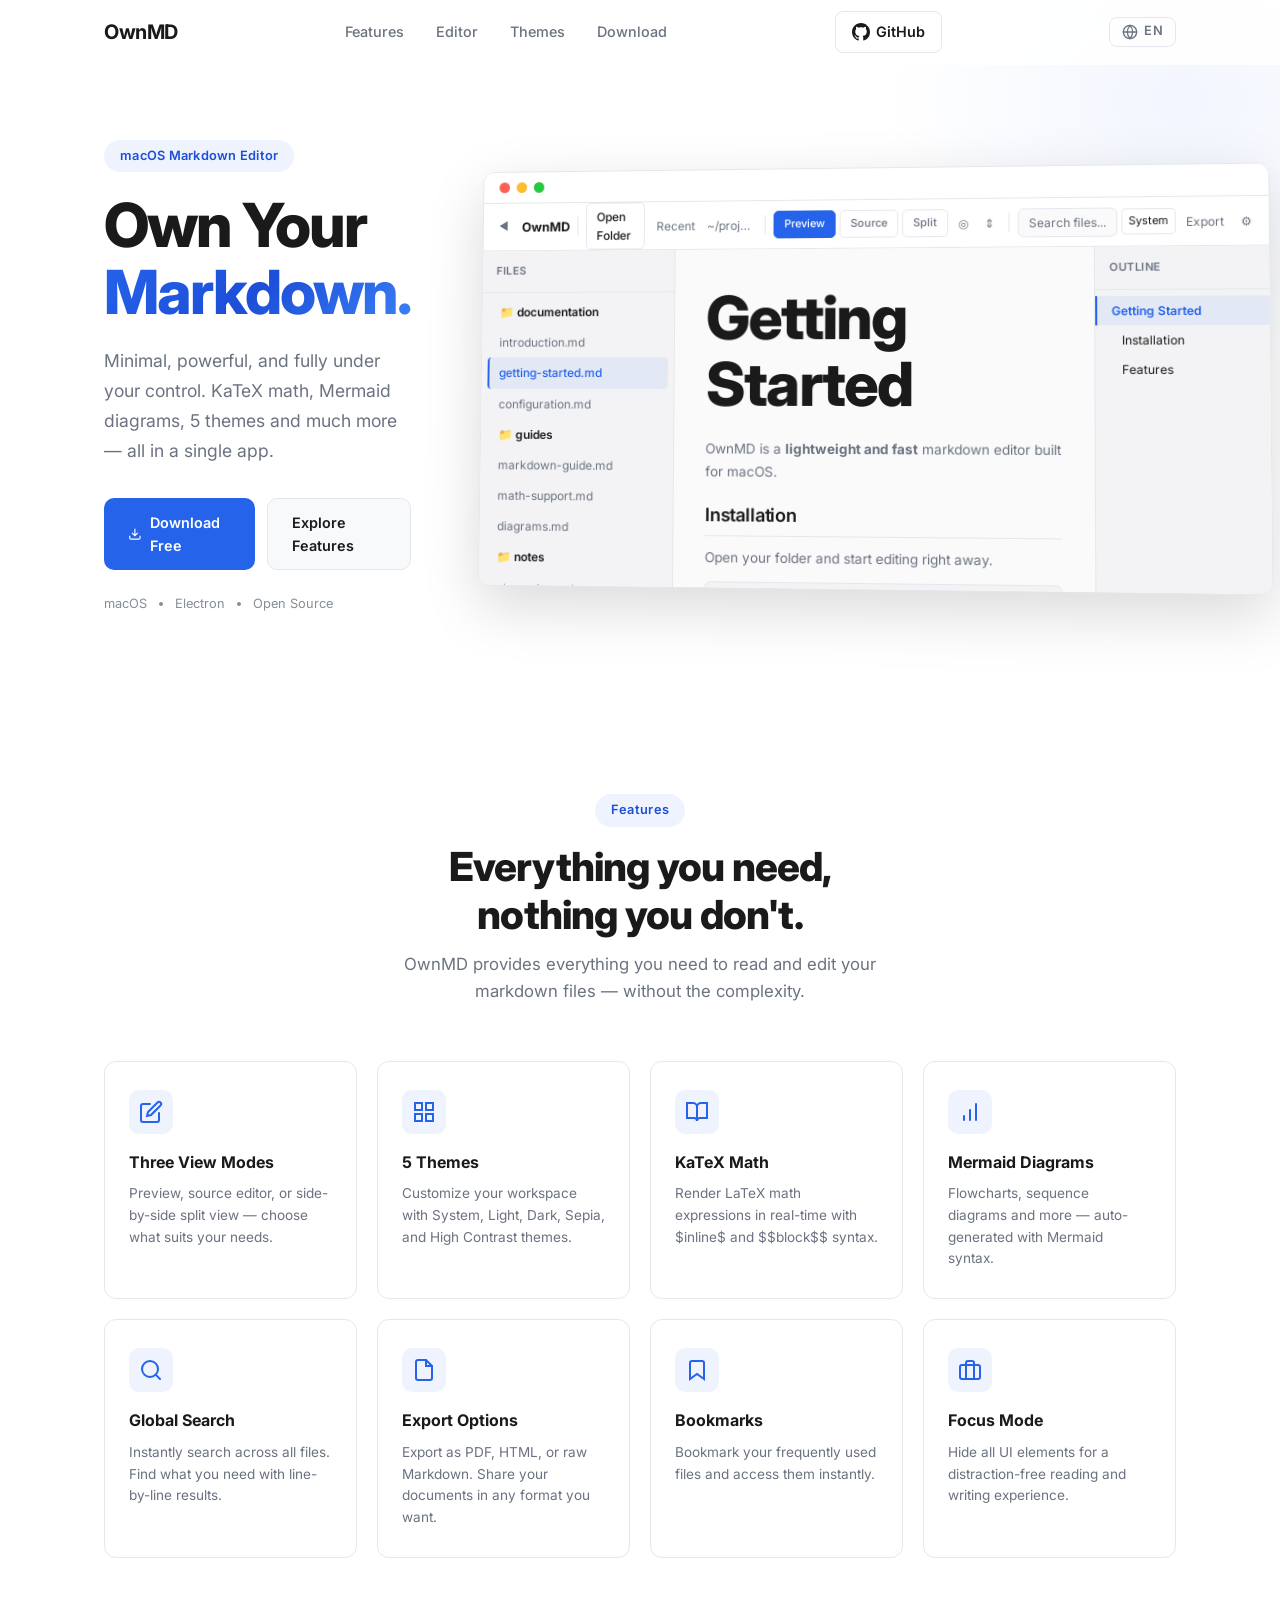
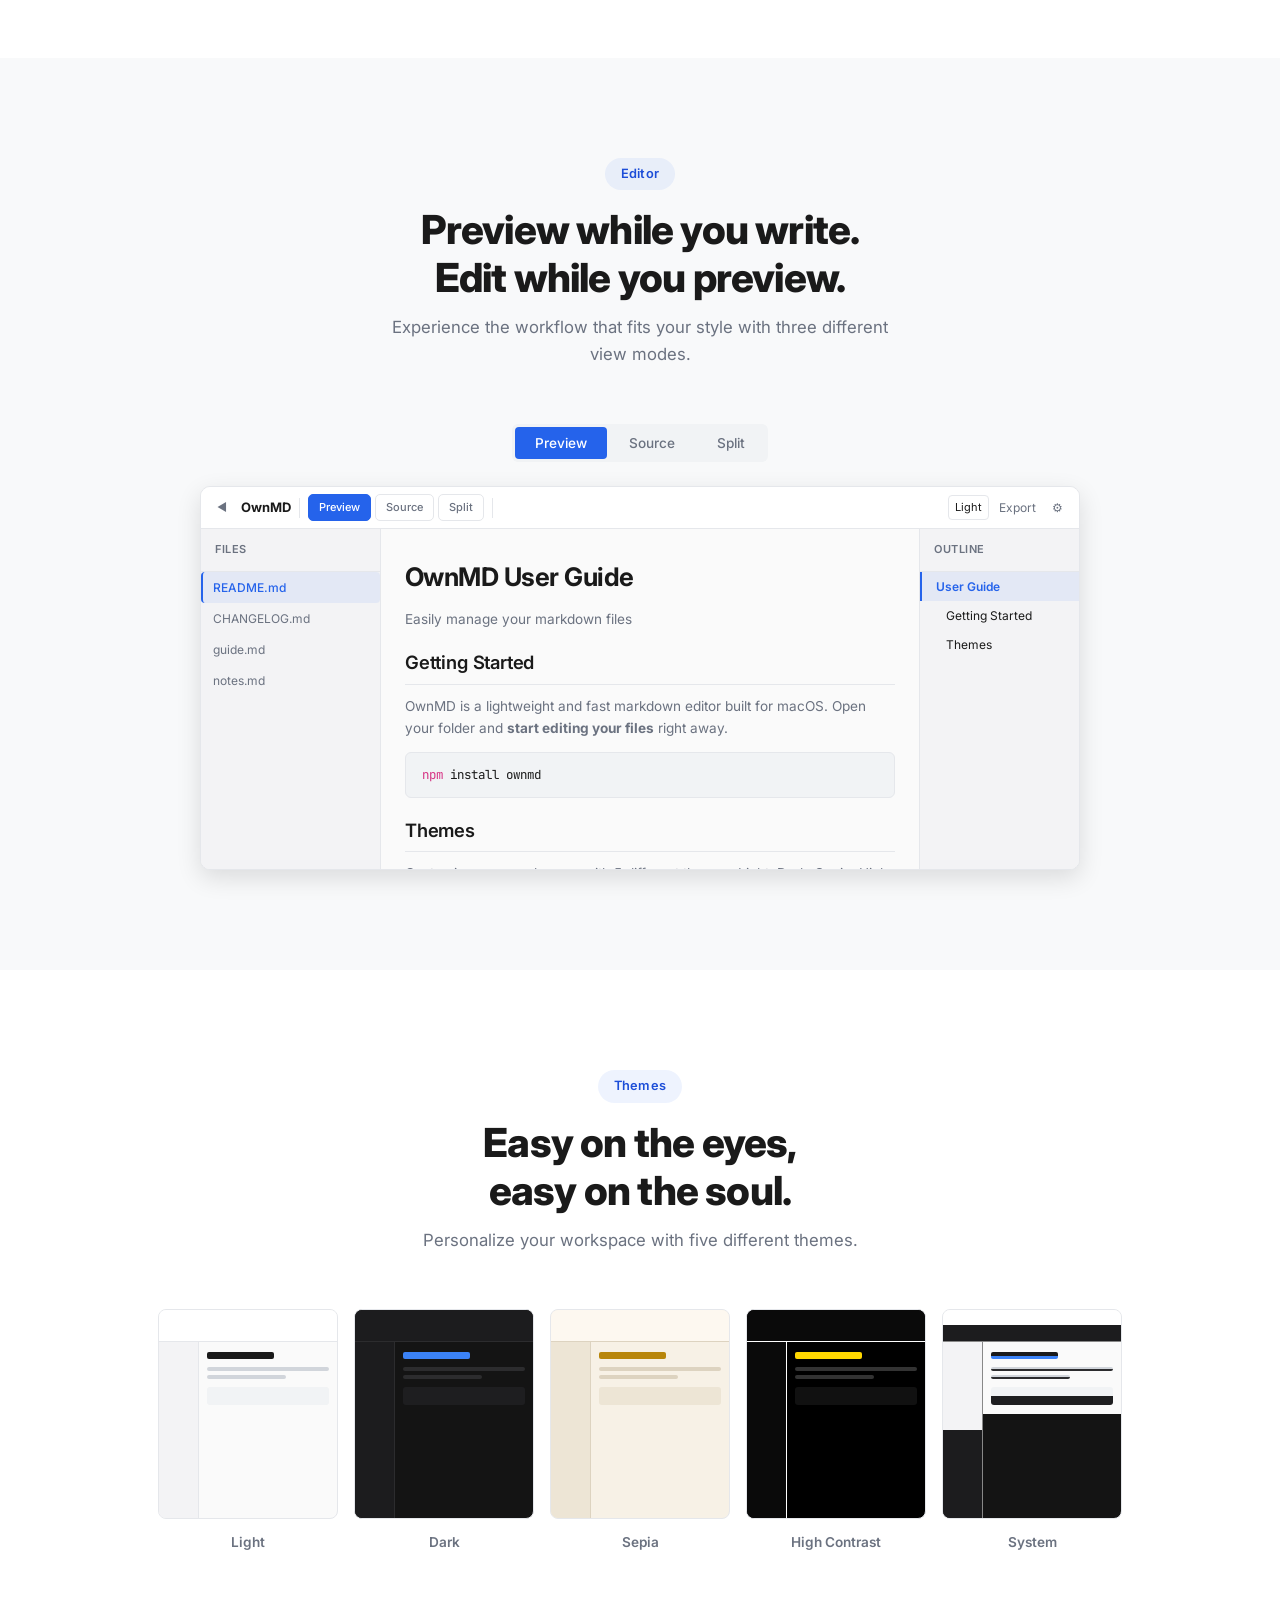
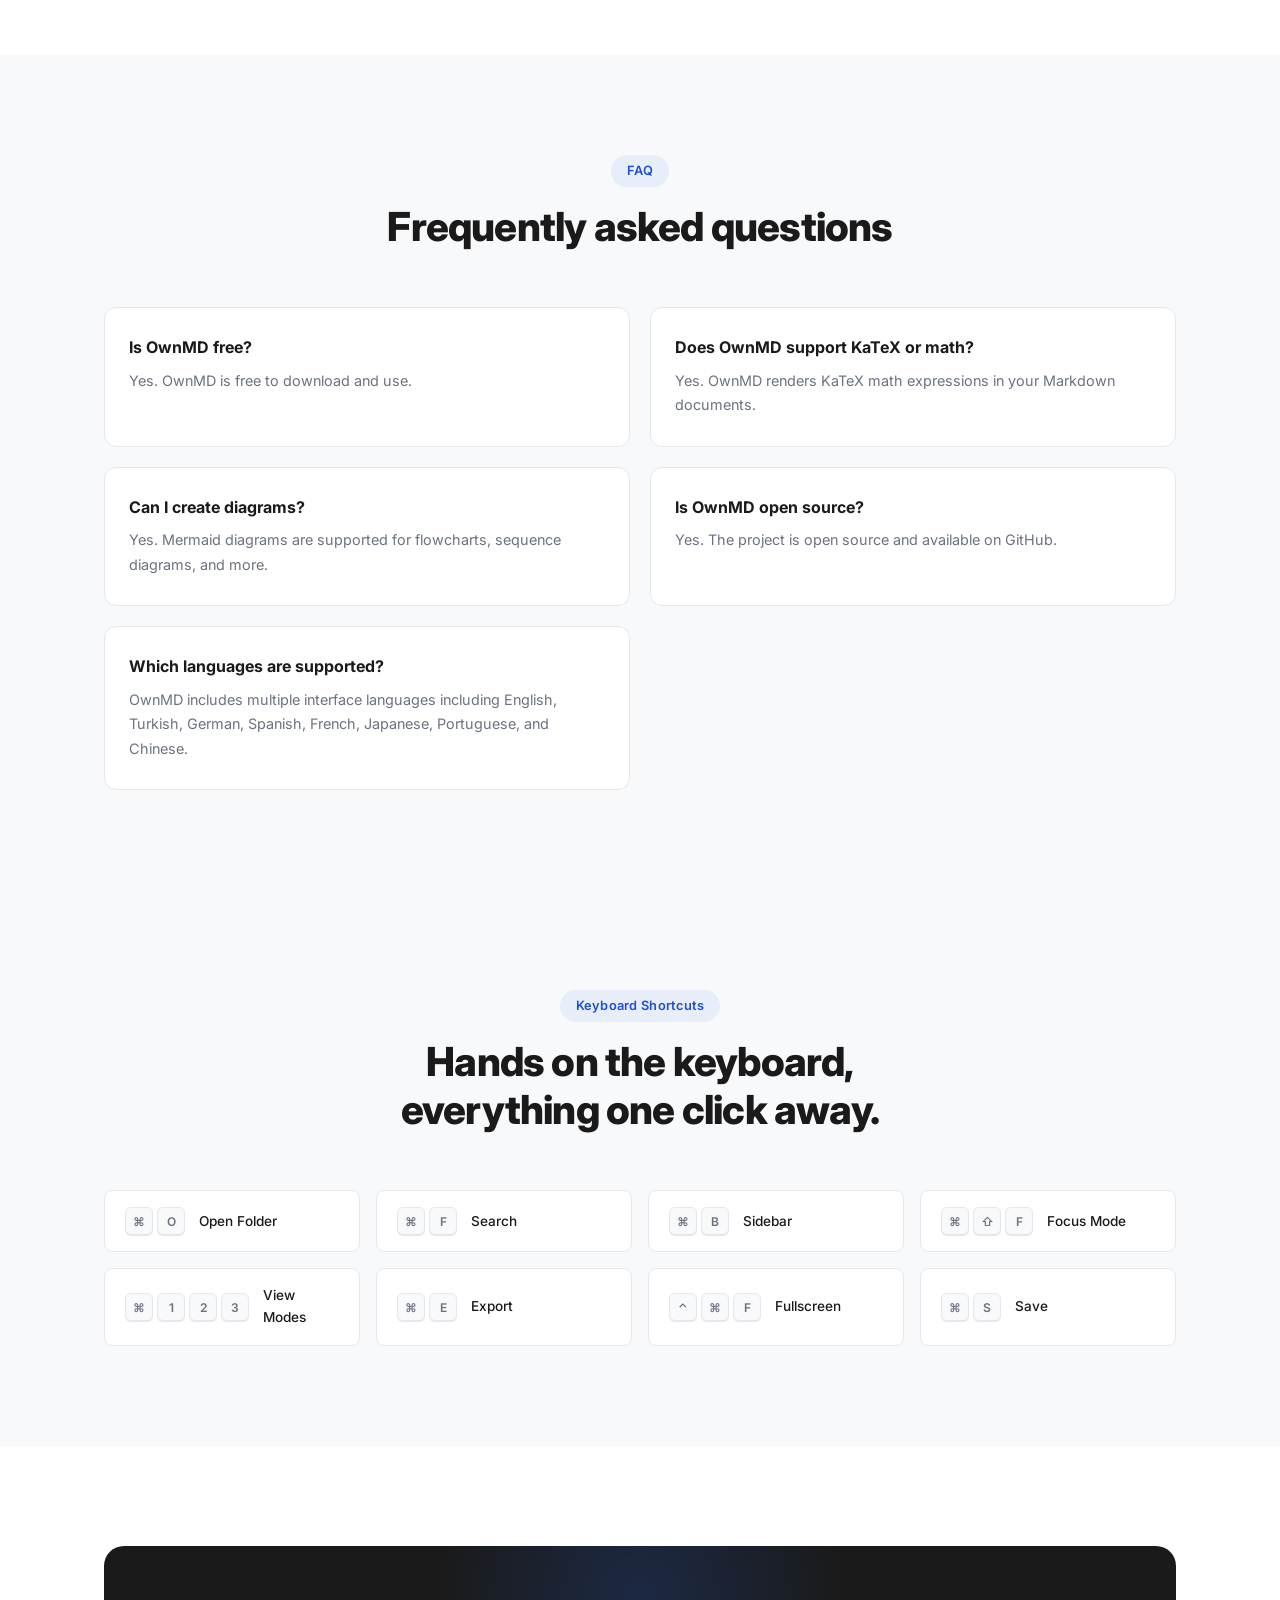
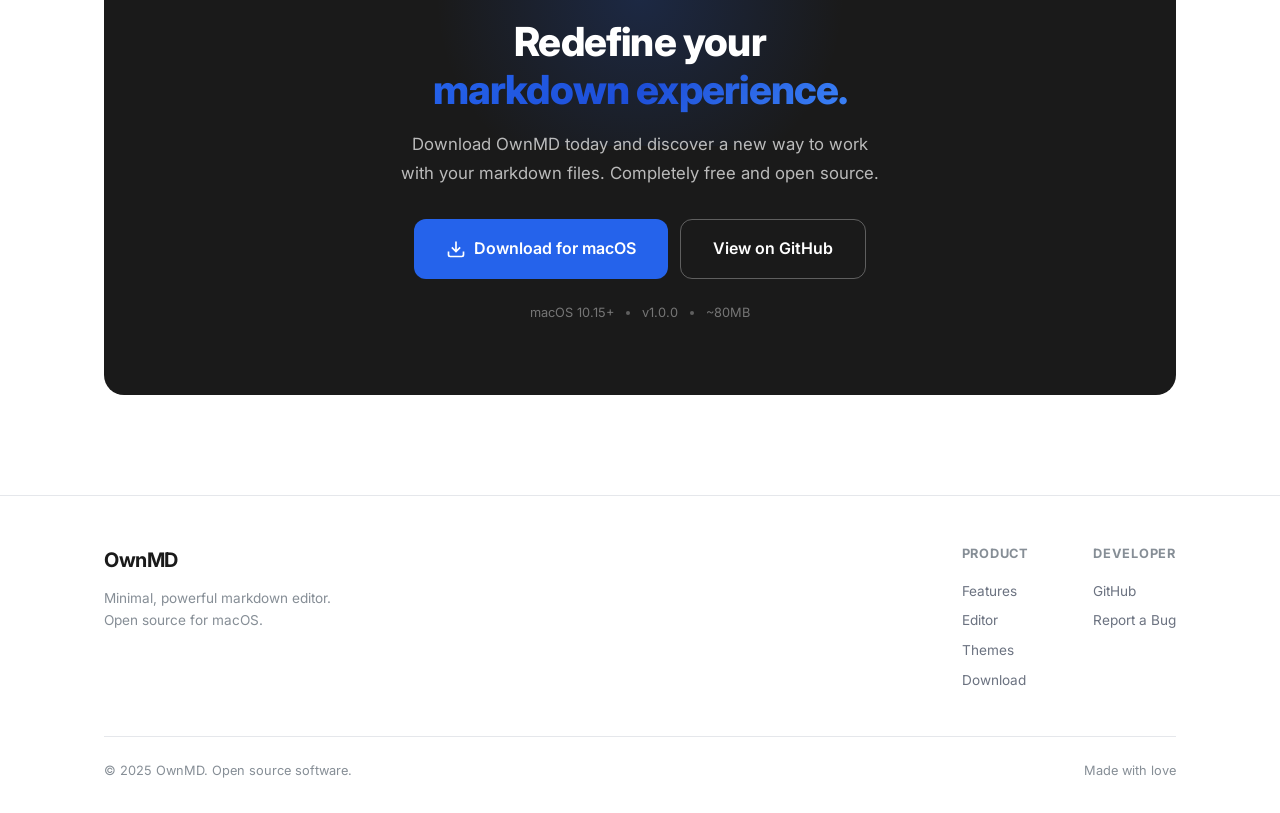
<file: index.html>
<!DOCTYPE html>
<html lang="en">
<head>
  <meta charset="UTF-8">
  <meta name="viewport" content="width=device-width, initial-scale=1.0">
  <!-- TODO: Replace with your Google Search Console verification token -->
  <!-- <meta name="google-site-verification" content="YOUR_TOKEN_HERE" /> -->
  <title>OwnMD - Free Markdown Editor for macOS</title>
  <meta name="description" content="Free, open-source Markdown editor for macOS with live preview, KaTeX math, Mermaid diagrams, multiple themes, and fast local file editing.">
  <meta name="robots" content="index,follow">
  <meta name="author" content="OwnMD">
  <meta name="application-name" content="OwnMD">
  <link rel="canonical" href="https://ownmd.com/?lang=en">
  <link rel="alternate" hreflang="en" href="https://ownmd.com/?lang=en">
  <link rel="alternate" hreflang="tr" href="https://ownmd.com/?lang=tr">
  <link rel="alternate" hreflang="de" href="https://ownmd.com/?lang=de">
  <link rel="alternate" hreflang="es" href="https://ownmd.com/?lang=es">
  <link rel="alternate" hreflang="fr" href="https://ownmd.com/?lang=fr">
  <link rel="alternate" hreflang="ja" href="https://ownmd.com/?lang=ja">
  <link rel="alternate" hreflang="pt" href="https://ownmd.com/?lang=pt">
  <link rel="alternate" hreflang="zh" href="https://ownmd.com/?lang=zh">
  <link rel="alternate" hreflang="x-default" href="https://ownmd.com/">
  <meta property="og:type" content="website">
  <meta property="og:site_name" content="OwnMD">
  <meta property="og:title" content="OwnMD - Free Markdown Editor for macOS">
  <meta property="og:description" content="Free, open-source Markdown editor for macOS with live preview, KaTeX math, Mermaid diagrams, multiple themes, and fast local file editing.">
  <meta property="og:url" content="https://ownmd.com/?lang=en">
  <meta property="og:locale" content="en_US">
  <meta property="og:image" content="https://ownmd.com/screenshots/en-full.png">
  <meta property="og:image:alt" content="OwnMD Markdown editor interface on macOS">
  <meta name="twitter:card" content="summary_large_image">
  <meta name="twitter:title" content="OwnMD - Free Markdown Editor for macOS">
  <meta name="twitter:description" content="Free, open-source Markdown editor for macOS with live preview, KaTeX math, Mermaid diagrams, multiple themes, and fast local file editing.">
  <meta name="twitter:image" content="https://ownmd.com/screenshots/en-full.png">
  <script id="software-application-schema" type="application/ld+json">
    {
      "@context": "https://schema.org",
      "@type": "SoftwareApplication",
      "name": "OwnMD",
      "applicationCategory": "DeveloperApplication",
      "operatingSystem": "macOS",
      "url": "https://ownmd.com/?lang=en",
      "description": "Free, open-source Markdown editor for macOS with live preview, KaTeX math, Mermaid diagrams, multiple themes, and fast local file editing.",
      "inLanguage": "en",
      "image": "https://ownmd.com/screenshots/en-full.png",
      "screenshot": "https://ownmd.com/screenshots/en-full.png",
      "softwareVersion": "1.0.0",
      "offers": {
        "@type": "Offer",
        "price": "0",
        "priceCurrency": "USD"
      }
    }
  </script>
  <script id="faq-schema" type="application/ld+json">
    {
      "@context": "https://schema.org",
      "@type": "FAQPage",
      "mainEntity": [
        {"@type": "Question", "name": "Is OwnMD free?", "acceptedAnswer": {"@type": "Answer", "text": "Yes. OwnMD is free to download and use."}},
        {"@type": "Question", "name": "Does OwnMD support KaTeX or math?", "acceptedAnswer": {"@type": "Answer", "text": "Yes. OwnMD renders KaTeX math expressions in your Markdown documents."}},
        {"@type": "Question", "name": "Can I create diagrams?", "acceptedAnswer": {"@type": "Answer", "text": "Yes. Mermaid diagrams are supported for flowcharts, sequence diagrams, and more."}},
        {"@type": "Question", "name": "Is OwnMD open source?", "acceptedAnswer": {"@type": "Answer", "text": "Yes. The project is open source and available on GitHub."}},
        {"@type": "Question", "name": "Which languages are supported?", "acceptedAnswer": {"@type": "Answer", "text": "OwnMD includes multiple interface languages including English, Turkish, German, Spanish, French, Japanese, Portuguese, and Chinese."}}
      ]
    }
  </script>
  <link rel="stylesheet" href="styles.css">
  <link rel="preconnect" href="https://fonts.googleapis.com">
  <link rel="preconnect" href="https://fonts.gstatic.com" crossorigin>
  <link href="https://fonts.googleapis.com/css2?family=Inter:wght@400;500;600;700;800&family=JetBrains+Mono:wght@400;500&display=swap" rel="stylesheet">
</head>
<body>

  <!-- Navbar -->
  <nav class="navbar" id="navbar">
    <div class="container nav-container">
      <a href="#" class="logo">
        <span class="logo-text">OwnMD</span>
      </a>
      <ul class="nav-links">
        <li><a href="#features" data-i18n="nav.features">Features</a></li>
        <li><a href="#editor" data-i18n="nav.editor">Editor</a></li>
        <li><a href="#themes" data-i18n="nav.themes">Themes</a></li>
        <li><a href="#download" data-i18n="nav.download">Download</a></li>
      </ul>
      <a href="https://github.com/abdussametalisar/ownmd" target="_blank" class="nav-cta" rel="noopener">
        <svg width="18" height="18" viewBox="0 0 24 24" fill="currentColor"><path d="M12 0C5.37 0 0 5.37 0 12c0 5.31 3.435 9.795 8.205 11.385.6.105.825-.255.825-.57 0-.285-.015-1.23-.015-2.235-3.015.555-3.795-.735-4.035-1.41-.135-.345-.72-1.41-1.23-1.695-.42-.225-1.02-.78-.015-.795.945-.015 1.62.87 1.845 1.23 1.08 1.815 2.805 1.305 3.495.99.105-.78.42-1.305.765-1.605-2.67-.3-5.46-1.335-5.46-5.925 0-1.305.465-2.385 1.23-3.225-.12-.3-.54-1.53.12-3.18 0 0 1.005-.315 3.3 1.23.96-.27 1.98-.405 3-.405s2.04.135 3 .405c2.295-1.56 3.3-1.23 3.3-1.23.66 1.65.24 2.88.12 3.18.765.84 1.23 1.905 1.23 3.225 0 4.605-2.805 5.625-5.475 5.925.435.375.81 1.095.81 2.22 0 1.605-.015 2.895-.015 3.3 0 .315.225.69.825.57A12.02 12.02 0 0024 12c0-6.63-5.37-12-12-12z"/></svg>
        GitHub
      </a>
      <div class="lang-switcher">
        <button class="lang-btn" aria-label="Change language">
          <svg width="16" height="16" viewBox="0 0 24 24" fill="none" stroke="currentColor" stroke-width="2" stroke-linecap="round"><circle cx="12" cy="12" r="10"/><line x1="2" y1="12" x2="22" y2="12"/><path d="M12 2a15.3 15.3 0 014 10 15.3 15.3 0 01-4 10 15.3 15.3 0 01-4-10 15.3 15.3 0 014-10z"/></svg>
          <span class="lang-btn-label">EN</span>
        </button>
        <div class="lang-dropdown">
          <button data-lang="en">English</button>
          <button data-lang="tr">Türkçe</button>
          <button data-lang="de">Deutsch</button>
          <button data-lang="es">Español</button>
          <button data-lang="fr">Français</button>
          <button data-lang="ja">日本語</button>
          <button data-lang="pt">Português</button>
          <button data-lang="zh">简体中文</button>
        </div>
      </div>
      <button class="mobile-toggle" id="mobileToggle" aria-label="Menu">
        <span></span><span></span><span></span>
      </button>
    </div>
  </nav>

  <!-- Hero -->
  <header class="hero" id="hero">
    <div class="container hero-container">
      <div class="hero-text">
        <div class="hero-badge" data-i18n="hero.badge">macOS Markdown Editor</div>
        <h1><span data-i18n="hero.title.1">Own Your</span><br><span class="gradient-text" data-i18n="hero.title.2">Markdown.</span></h1>
        <p class="hero-desc" data-i18n="hero.desc">Minimal, powerful, and fully under your control. KaTeX math, Mermaid diagrams, 5 themes and much more — all in a single app.</p>
        <div class="hero-actions">
          <a href="#download" class="btn btn-primary">
            <svg width="18" height="18" viewBox="0 0 24 24" fill="none" stroke="currentColor" stroke-width="2"><path d="M21 15v4a2 2 0 01-2 2H5a2 2 0 01-2-2v-4M7 10l5 5 5-5M12 15V3"/></svg>
            <span data-i18n="hero.btn.download">Download Free</span>
          </a>
          <a href="#features" class="btn btn-secondary"><span data-i18n="hero.btn.explore">Explore Features</span></a>
        </div>
        <div class="hero-meta">
          <span data-i18n="hero.meta.macos">macOS</span>
          <span class="dot"></span>
          <span data-i18n="hero.meta.electron">Electron</span>
          <span class="dot"></span>
          <span data-i18n="hero.meta.opensource">Open Source</span>
        </div>
      </div>
      <div class="hero-visual">
        <!-- Realistic OwnMD App Window -->
        <div class="app-window">
          <!-- macOS Title Bar -->
          <div class="macos-bar">
            <div class="macos-dots">
              <span class="dot-red"></span>
              <span class="dot-yellow"></span>
              <span class="dot-green"></span>
            </div>
          </div>
          <!-- App Toolbar -->
          <div class="app-toolbar">
            <div class="tb-group tb-nav">
              <span class="tb-collapse">◀</span>
              <span class="tb-title">OwnMD</span>
            </div>
            <div class="tb-sep"></div>
            <div class="tb-group tb-files">
              <span class="tb-folder-btn" data-i18n="toolbar.openFolder">Open Folder</span>
              <span class="tb-recent" data-i18n="toolbar.recent">Recent</span>
              <span class="tb-path">~/projects/docs</span>
            </div>
            <div class="tb-sep"></div>
            <div class="tb-group tb-view">
              <span class="tb-view-btn active" data-i18n="toolbar.preview">Preview</span>
              <span class="tb-view-btn" data-i18n="toolbar.source">Source</span>
              <span class="tb-view-btn" data-i18n="toolbar.split">Split</span>
              <span class="tb-icon">◎</span>
              <span class="tb-icon">⇕</span>
            </div>
            <div class="tb-sep"></div>
            <div class="tb-group tb-actions">
              <span class="tb-search-box" data-i18n="toolbar.search">Search files...</span>
              <span class="tb-select" data-i18n="toolbar.system">System ▾</span>
              <span class="tb-icon" data-i18n="toolbar.export">Export ▾</span>
              <span class="tb-icon">⚙</span>
            </div>
          </div>
          <!-- Main Content Area -->
          <div class="app-main">
            <!-- Sidebar -->
            <div class="app-sidebar">
              <div class="app-sidebar-header" data-i18n="sidebar.files">FILES</div>
              <div class="app-file-list">
                <div class="app-folder-item">📁 documentation</div>
                <div class="app-file-item">introduction.md</div>
                <div class="app-file-item active">getting-started.md</div>
                <div class="app-file-item">configuration.md</div>
                <div class="app-folder-item">📁 guides</div>
                <div class="app-file-item">markdown-guide.md</div>
                <div class="app-file-item">math-support.md</div>
                <div class="app-file-item">diagrams.md</div>
                <div class="app-folder-item">📁 notes</div>
                <div class="app-file-item">changelog.md</div>
                <div class="app-file-item">todo.md</div>
              </div>
            </div>
            <!-- Content -->
            <div class="app-content">
              <h1 class="app-h1" data-i18n="heroApp.h1">Getting Started</h1>
              <p class="app-p" data-i18n-html="heroApp.p">OwnMD is a <strong>lightweight and fast</strong> markdown editor built for macOS.</p>
              <h2 class="app-h2" data-i18n="heroApp.h2.setup">Installation</h2>
              <p class="app-p" data-i18n="heroApp.p.setup">Open your folder and start editing right away.</p>
              <div class="app-code-block"><span class="app-code-kw">npm</span> install ownmd</div>
              <h2 class="app-h2" data-i18n="heroApp.h2.features">Features</h2>
              <ul class="app-ul">
                <li data-i18n="heroApp.li.katex">KaTeX math expressions</li>
                <li data-i18n="heroApp.li.mermaid">Mermaid diagrams</li>
                <li data-i18n="heroApp.li.themes">5 different themes</li>
                <li data-i18n="heroApp.li.export">PDF and HTML export</li>
              </ul>
            </div>
            <!-- Outline Panel -->
            <div class="app-outline">
              <div class="app-outline-header" data-i18n="outline.header">OUTLINE</div>
              <div class="app-outline-list">
                <div class="app-outline-item level-1 active" data-i18n="heroApp.outline.h1">Getting Started</div>
                <div class="app-outline-item level-2" data-i18n="heroApp.outline.setup">Installation</div>
                <div class="app-outline-item level-2" data-i18n="heroApp.outline.features">Features</div>
              </div>
            </div>
          </div>
        </div>
      </div>
    </div>
  </header>

  <!-- Features -->
  <section class="features" id="features">
    <div class="container">
      <div class="section-header">
        <span class="section-badge" data-i18n="features.badge">Features</span>
        <h2 data-i18n-html="features.title">Everything you need,<br>nothing you don't.</h2>
        <p data-i18n="features.desc">OwnMD provides everything you need to read and edit your markdown files — without the complexity.</p>
      </div>

      <div class="features-grid">
        <div class="feature-card" data-animate>
          <div class="feature-icon">
            <svg width="24" height="24" viewBox="0 0 24 24" fill="none" stroke="currentColor" stroke-width="2" stroke-linecap="round"><path d="M11 4H4a2 2 0 00-2 2v14a2 2 0 002 2h14a2 2 0 002-2v-7"/><path d="M18.5 2.5a2.121 2.121 0 013 3L12 15l-4 1 1-4 9.5-9.5z"/></svg>
          </div>
          <h3 data-i18n="features.viewModes.title">Three View Modes</h3>
          <p data-i18n="features.viewModes.desc">Preview, source editor, or side-by-side split view — choose what suits your needs.</p>
        </div>

        <div class="feature-card" data-animate>
          <div class="feature-icon">
            <svg width="24" height="24" viewBox="0 0 24 24" fill="none" stroke="currentColor" stroke-width="2" stroke-linecap="round"><rect x="3" y="3" width="7" height="7"/><rect x="14" y="3" width="7" height="7"/><rect x="14" y="14" width="7" height="7"/><rect x="3" y="14" width="7" height="7"/></svg>
          </div>
          <h3 data-i18n="features.themes.title">5 Themes</h3>
          <p data-i18n="features.themes.desc">Customize your workspace with System, Light, Dark, Sepia, and High Contrast themes.</p>
        </div>

        <div class="feature-card" data-animate>
          <div class="feature-icon">
            <svg width="24" height="24" viewBox="0 0 24 24" fill="none" stroke="currentColor" stroke-width="2" stroke-linecap="round"><path d="M2 3h6a4 4 0 014 4v14a3 3 0 00-3-3H2z"/><path d="M22 3h-6a4 4 0 00-4 4v14a3 3 0 013-3h7z"/></svg>
          </div>
          <h3 data-i18n="features.katex.title">KaTeX Math</h3>
          <p data-i18n="features.katex.desc">Render LaTeX math expressions in real-time with $inline$ and $$block$$ syntax.</p>
        </div>

        <div class="feature-card" data-animate>
          <div class="feature-icon">
            <svg width="24" height="24" viewBox="0 0 24 24" fill="none" stroke="currentColor" stroke-width="2" stroke-linecap="round"><path d="M12 20V10"/><path d="M18 20V4"/><path d="M6 20v-4"/></svg>
          </div>
          <h3 data-i18n="features.mermaid.title">Mermaid Diagrams</h3>
          <p data-i18n="features.mermaid.desc">Flowcharts, sequence diagrams and more — auto-generated with Mermaid syntax.</p>
        </div>

        <div class="feature-card" data-animate>
          <div class="feature-icon">
            <svg width="24" height="24" viewBox="0 0 24 24" fill="none" stroke="currentColor" stroke-width="2" stroke-linecap="round"><circle cx="11" cy="11" r="8"/><line x1="21" y1="21" x2="16.65" y2="16.65"/></svg>
          </div>
          <h3 data-i18n="features.search.title">Global Search</h3>
          <p data-i18n="features.search.desc">Instantly search across all files. Find what you need with line-by-line results.</p>
        </div>

        <div class="feature-card" data-animate>
          <div class="feature-icon">
            <svg width="24" height="24" viewBox="0 0 24 24" fill="none" stroke="currentColor" stroke-width="2" stroke-linecap="round"><path d="M14 2H6a2 2 0 00-2 2v16a2 2 0 002 2h12a2 2 0 002-2V8z"/><polyline points="14 2 14 8 20 8"/></svg>
          </div>
          <h3 data-i18n="features.export.title">Export Options</h3>
          <p data-i18n="features.export.desc">Export as PDF, HTML, or raw Markdown. Share your documents in any format you want.</p>
        </div>

        <div class="feature-card" data-animate>
          <div class="feature-icon">
            <svg width="24" height="24" viewBox="0 0 24 24" fill="none" stroke="currentColor" stroke-width="2" stroke-linecap="round"><path d="M19 21l-7-5-7 5V5a2 2 0 012-2h10a2 2 0 012 2z"/></svg>
          </div>
          <h3 data-i18n="features.bookmarks.title">Bookmarks</h3>
          <p data-i18n="features.bookmarks.desc">Bookmark your frequently used files and access them instantly.</p>
        </div>

        <div class="feature-card" data-animate>
          <div class="feature-icon">
            <svg width="24" height="24" viewBox="0 0 24 24" fill="none" stroke="currentColor" stroke-width="2" stroke-linecap="round"><rect x="2" y="7" width="20" height="14" rx="2" ry="2"/><path d="M16 21V5a2 2 0 00-2-2h-4a2 2 0 00-2 2v16"/></svg>
          </div>
          <h3 data-i18n="features.focus.title">Focus Mode</h3>
          <p data-i18n="features.focus.desc">Hide all UI elements for a distraction-free reading and writing experience.</p>
        </div>
      </div>
    </div>
  </section>

  <!-- Editor Showcase -->
  <section class="editor-showcase" id="editor">
    <div class="container">
      <div class="section-header">
        <span class="section-badge" data-i18n="editor.badge">Editor</span>
        <h2 data-i18n-html="editor.title">Preview while you write.<br>Edit while you preview.</h2>
        <p data-i18n="editor.desc">Experience the workflow that fits your style with three different view modes.</p>
      </div>

      <div class="editor-modes">
        <div class="mode-tabs">
          <button class="mode-tab active" data-mode="preview" data-i18n="toolbar.preview">Preview</button>
          <button class="mode-tab" data-mode="source" data-i18n="toolbar.source">Source</button>
          <button class="mode-tab" data-mode="split" data-i18n="toolbar.split">Split</button>
        </div>

        <div class="mode-display">
          <!-- Preview Mode -->
          <div class="mode-content active" id="mode-preview">
            <div class="editor-window">
              <div class="app-toolbar ew-toolbar">
                <div class="tb-group tb-nav">
                  <span class="tb-collapse">◀</span>
                  <span class="tb-title">OwnMD</span>
                </div>
                <div class="tb-sep"></div>
                <div class="tb-group tb-view">
                  <span class="tb-view-btn active" data-i18n="toolbar.preview">Preview</span>
                  <span class="tb-view-btn" data-i18n="toolbar.source">Source</span>
                  <span class="tb-view-btn" data-i18n="toolbar.split">Split</span>
                </div>
                <div class="tb-sep"></div>
                <div class="tb-group tb-actions" style="margin-left:auto;">
                  <span class="tb-select" data-i18n="toolbar.light">Light ▾</span>
                  <span class="tb-icon" data-i18n="toolbar.export">Export ▾</span>
                  <span class="tb-icon">⚙</span>
                </div>
              </div>
              <div class="ew-body">
                <div class="ew-sidebar">
                  <div class="app-sidebar-header" data-i18n="sidebar.files">FILES</div>
                  <div class="app-file-item active">README.md</div>
                  <div class="app-file-item">CHANGELOG.md</div>
                  <div class="app-file-item">guide.md</div>
                  <div class="app-file-item">notes.md</div>
                </div>
                <div class="ew-content">
                  <h1 class="app-h1" data-i18n="editorPreview.h1">OwnMD User Guide</h1>
                  <p class="app-p" data-i18n="editorPreview.p">Easily manage your markdown files</p>
                  <h2 class="app-h2" data-i18n="editorPreview.h2.start">Getting Started</h2>
                  <p class="app-p" data-i18n-html="editorPreview.p.start">OwnMD is a lightweight and fast markdown editor built for macOS. Open your folder and <strong>start editing your files</strong> right away.</p>
                  <div class="app-code-block"><span class="app-code-kw">npm</span> install ownmd</div>
                  <h2 class="app-h2" data-i18n="editorPreview.h2.themes">Themes</h2>
                  <p class="app-p" data-i18n="editorPreview.p.themes">Customize your workspace with 5 different themes: Light, Dark, Sepia, High Contrast, and System.</p>
                  <div class="app-blockquote" data-i18n="editorPreview.quote">"Simplicity is the ultimate sophistication." — Leonardo da Vinci</div>
                </div>
                <div class="ew-outline">
                  <div class="app-outline-header" data-i18n="outline.header">OUTLINE</div>
                  <div class="app-outline-item level-1 active" data-i18n="editorPreview.outline.h1">User Guide</div>
                  <div class="app-outline-item level-2" data-i18n="editorPreview.outline.start">Getting Started</div>
                  <div class="app-outline-item level-2" data-i18n="editorPreview.outline.themes">Themes</div>
                </div>
              </div>
            </div>
          </div>

          <!-- Source Mode -->
          <div class="mode-content" id="mode-source">
            <div class="editor-window">
              <div class="app-toolbar ew-toolbar">
                <div class="tb-group tb-nav">
                  <span class="tb-collapse">◀</span>
                  <span class="tb-title">OwnMD</span>
                </div>
                <div class="tb-sep"></div>
                <div class="tb-group tb-view">
                  <span class="tb-view-btn" data-i18n="toolbar.preview">Preview</span>
                  <span class="tb-view-btn active" data-i18n="toolbar.source">Source</span>
                  <span class="tb-view-btn" data-i18n="toolbar.split">Split</span>
                </div>
                <div class="tb-sep"></div>
                <div class="tb-group tb-actions" style="margin-left:auto;">
                  <span class="tb-select" data-i18n="toolbar.light">Light ▾</span>
                  <span class="tb-icon">⚙</span>
                </div>
              </div>
              <div class="ew-body">
                <div class="ew-sidebar">
                  <div class="app-sidebar-header" data-i18n="sidebar.files">FILES</div>
                  <div class="app-file-item active">README.md</div>
                  <div class="app-file-item">CHANGELOG.md</div>
                  <div class="app-file-item">guide.md</div>
                  <div class="app-file-item">notes.md</div>
                </div>
                <div class="ew-source-area">
                  <pre class="source-code"><span class="code-h" data-i18n="editorSource.h1"># OwnMD User Guide</span>

<span data-i18n="editorSource.p">Easily manage your markdown files</span>

<span class="code-h" data-i18n="editorSource.h2.start">## Getting Started</span>

<span data-i18n="editorSource.p.start">OwnMD is a lightweight and fast
markdown editor built for macOS.
Open your folder and
**start editing your files** right away.</span>

<span class="code-code">```bash
npm install ownmd
```</span>

<span class="code-h" data-i18n="editorSource.h2.themes">## Themes</span>

<span data-i18n="editorSource.p.themes">Customize your workspace with 5 different themes:
Light, Dark, Sepia, High Contrast, and System.</span>

<span class="code-code" data-i18n="editorSource.quote">> "Simplicity is the ultimate sophistication."
> — Leonardo da Vinci</span></pre>
                </div>
                <div class="ew-outline">
                  <div class="app-outline-header" data-i18n="outline.header">OUTLINE</div>
                  <div class="app-outline-item level-1 active" data-i18n="editorSource.outline.h1">User Guide</div>
                  <div class="app-outline-item level-2" data-i18n="editorSource.outline.start">Getting Started</div>
                  <div class="app-outline-item level-2" data-i18n="editorSource.outline.themes">Themes</div>
                </div>
              </div>
            </div>
          </div>

          <!-- Split Mode -->
          <div class="mode-content" id="mode-split">
            <div class="editor-window">
              <div class="app-toolbar ew-toolbar">
                <div class="tb-group tb-nav">
                  <span class="tb-collapse">◀</span>
                  <span class="tb-title">OwnMD</span>
                </div>
                <div class="tb-sep"></div>
                <div class="tb-group tb-view">
                  <span class="tb-view-btn" data-i18n="toolbar.preview">Preview</span>
                  <span class="tb-view-btn" data-i18n="toolbar.source">Source</span>
                  <span class="tb-view-btn active" data-i18n="toolbar.split">Split</span>
                </div>
                <div class="tb-sep"></div>
                <div class="tb-group tb-actions" style="margin-left:auto;">
                  <span class="tb-select" data-i18n="toolbar.light">Light ▾</span>
                  <span class="tb-icon">⚙</span>
                </div>
              </div>
              <div class="ew-body">
                <div class="ew-sidebar">
                  <div class="app-sidebar-header" data-i18n="sidebar.files">FILES</div>
                  <div class="app-file-item active">README.md</div>
                  <div class="app-file-item">guide.md</div>
                  <div class="app-file-item">notes.md</div>
                </div>
                <div class="ew-split-content">
                  <!-- Source half -->
                  <div class="ew-split-source">
                    <pre class="source-code" style="font-size:0.7rem;"><span class="code-h" data-i18n="editorSplit.h1"># OwnMD Guide</span>

<span data-i18n="editorSplit.p">Manage your Markdown</span>

<span class="code-h" data-i18n="editorSplit.h2.setup">## Installation</span>

<span data-i18n-html="editorSplit.p.setup"><strong>Quick and easy</strong> setup:</span>

<span class="code-code">```bash
npm start
```</span>

<span class="code-h" data-i18n="editorSplit.h2.features">## Features</span>

- <span data-i18n-html="editorSplit.li.themes"><strong>5 Themes</strong></span>
- <span data-i18n="editorSplit.li.katex">KaTeX Support</span>
- <span data-i18n="editorSplit.li.mermaid">Mermaid Diagrams</span>
- <span data-i18n="editorSplit.li.export">PDF Export</span></pre>
                  </div>
                  <div class="ew-split-divider"></div>
                  <!-- Preview half -->
                  <div class="ew-split-preview">
                    <h1 class="app-h1" style="font-size:1.1rem;" data-i18n="editorSplit.h1">OwnMD Guide</h1>
                    <p class="app-p" style="font-size:0.75rem;" data-i18n="editorSplit.p">Manage your Markdown</p>
                    <h2 class="app-h2" style="font-size:0.9rem;" data-i18n="editorSplit.h2.setup">Installation</h2>
                    <p class="app-p" style="font-size:0.75rem;" data-i18n-html="editorSplit.p.setup"><strong>Quick and easy</strong> setup:</p>
                    <div class="app-code-block" style="font-size:0.65rem;margin:8px 0;">npm start</div>
                    <h2 class="app-h2" style="font-size:0.9rem;" data-i18n="editorSplit.h2.features">Features</h2>
                    <ul class="app-ul" style="font-size:0.75rem;">
                      <li data-i18n-html="editorSplit.li.themes"><strong>5 Themes</strong></li>
                      <li data-i18n="editorSplit.li.katex">KaTeX Support</li>
                      <li data-i18n="editorSplit.li.mermaid">Mermaid Diagrams</li>
                      <li data-i18n="editorSplit.li.export">PDF Export</li>
                    </ul>
                  </div>
                </div>
                <div class="ew-outline">
                  <div class="app-outline-header" data-i18n="outline.header">OUTLINE</div>
                  <div class="app-outline-item level-1 active" data-i18n="editorSplit.outline.h1">Guide</div>
                  <div class="app-outline-item level-2" data-i18n="editorSplit.outline.setup">Installation</div>
                  <div class="app-outline-item level-2" data-i18n="editorSplit.outline.features">Features</div>
                </div>
              </div>
            </div>
          </div>
        </div>
      </div>
    </div>
  </section>

  <!-- Themes -->
  <section class="themes-section" id="themes">
    <div class="container">
      <div class="section-header">
        <span class="section-badge" data-i18n="themes.badge">Themes</span>
        <h2 data-i18n-html="themes.title">Easy on the eyes,<br>easy on the soul.</h2>
        <p data-i18n="themes.desc">Personalize your workspace with five different themes.</p>
      </div>

      <div class="themes-showcase">
        <div class="theme-card" data-animate>
          <div class="theme-preview light-theme">
            <div class="tp-toolbar"></div>
            <div class="tp-body">
              <div class="tp-sidebar"></div>
              <div class="tp-main">
                <div class="tp-heading"></div>
                <div class="tp-line"></div>
                <div class="tp-line short"></div>
                <div class="tp-code"></div>
              </div>
            </div>
          </div>
          <span class="theme-label" data-i18n="themes.light">Light</span>
        </div>
        <div class="theme-card" data-animate>
          <div class="theme-preview dark-theme">
            <div class="tp-toolbar"></div>
            <div class="tp-body">
              <div class="tp-sidebar"></div>
              <div class="tp-main">
                <div class="tp-heading"></div>
                <div class="tp-line"></div>
                <div class="tp-line short"></div>
                <div class="tp-code"></div>
              </div>
            </div>
          </div>
          <span class="theme-label" data-i18n="themes.dark">Dark</span>
        </div>
        <div class="theme-card" data-animate>
          <div class="theme-preview sepia-theme">
            <div class="tp-toolbar"></div>
            <div class="tp-body">
              <div class="tp-sidebar"></div>
              <div class="tp-main">
                <div class="tp-heading"></div>
                <div class="tp-line"></div>
                <div class="tp-line short"></div>
                <div class="tp-code"></div>
              </div>
            </div>
          </div>
          <span class="theme-label" data-i18n="themes.sepia">Sepia</span>
        </div>
        <div class="theme-card" data-animate>
          <div class="theme-preview contrast-theme">
            <div class="tp-toolbar"></div>
            <div class="tp-body">
              <div class="tp-sidebar"></div>
              <div class="tp-main">
                <div class="tp-heading"></div>
                <div class="tp-line"></div>
                <div class="tp-line short"></div>
                <div class="tp-code"></div>
              </div>
            </div>
          </div>
          <span class="theme-label" data-i18n="themes.contrast">High Contrast</span>
        </div>
        <div class="theme-card" data-animate>
          <div class="theme-preview system-theme">
            <div class="tp-toolbar"></div>
            <div class="tp-body">
              <div class="tp-sidebar"></div>
              <div class="tp-main">
                <div class="tp-heading"></div>
                <div class="tp-line"></div>
                <div class="tp-line short"></div>
                <div class="tp-code"></div>
              </div>
            </div>
          </div>
          <span class="theme-label" data-i18n="themes.system">System</span>
        </div>
      </div>
    </div>
  </section>

  <!-- FAQ -->
  <section class="faq-section" id="faq">
    <div class="container">
      <div class="section-header">
        <span class="section-badge" data-i18n="faq.badge">FAQ</span>
        <h2 data-i18n="faq.title">Frequently asked questions</h2>
      </div>
      <div class="faq-list">
        <div class="faq-item" data-animate>
          <h3 data-i18n="faq.q1.question">Is OwnMD free?</h3>
          <p data-i18n="faq.q1.answer">Yes. OwnMD is free to download and use.</p>
        </div>
        <div class="faq-item" data-animate>
          <h3 data-i18n="faq.q2.question">Does OwnMD support KaTeX or math?</h3>
          <p data-i18n="faq.q2.answer">Yes. OwnMD renders KaTeX math expressions in your Markdown documents.</p>
        </div>
        <div class="faq-item" data-animate>
          <h3 data-i18n="faq.q3.question">Can I create diagrams?</h3>
          <p data-i18n="faq.q3.answer">Yes. Mermaid diagrams are supported for flowcharts, sequence diagrams, and more.</p>
        </div>
        <div class="faq-item" data-animate>
          <h3 data-i18n="faq.q4.question">Is OwnMD open source?</h3>
          <p data-i18n="faq.q4.answer">Yes. The project is open source and available on GitHub.</p>
        </div>
        <div class="faq-item" data-animate>
          <h3 data-i18n="faq.q5.question">Which languages are supported?</h3>
          <p data-i18n="faq.q5.answer">OwnMD includes multiple interface languages including English, Turkish, German, Spanish, French, Japanese, Portuguese, and Chinese.</p>
        </div>
      </div>
    </div>
  </section>

  <!-- Keyboard Shortcuts -->
  <section class="shortcuts-section">
    <div class="container">
      <div class="section-header">
        <span class="section-badge" data-i18n="shortcuts.badge">Keyboard Shortcuts</span>
        <h2 data-i18n-html="shortcuts.title">Hands on the keyboard,<br>everything one click away.</h2>
      </div>

      <div class="shortcuts-grid">
        <div class="shortcut-item" data-animate>
          <div class="shortcut-keys"><kbd>⌘</kbd><kbd>O</kbd></div>
          <span class="shortcut-desc" data-i18n="shortcuts.openFolder">Open Folder</span>
        </div>
        <div class="shortcut-item" data-animate>
          <div class="shortcut-keys"><kbd>⌘</kbd><kbd>F</kbd></div>
          <span class="shortcut-desc" data-i18n="shortcuts.search">Search</span>
        </div>
        <div class="shortcut-item" data-animate>
          <div class="shortcut-keys"><kbd>⌘</kbd><kbd>B</kbd></div>
          <span class="shortcut-desc" data-i18n="shortcuts.sidebar">Sidebar</span>
        </div>
        <div class="shortcut-item" data-animate>
          <div class="shortcut-keys"><kbd>⌘</kbd><kbd>⇧</kbd><kbd>F</kbd></div>
          <span class="shortcut-desc" data-i18n="shortcuts.focus">Focus Mode</span>
        </div>
        <div class="shortcut-item" data-animate>
          <div class="shortcut-keys"><kbd>⌘</kbd><kbd>1</kbd><kbd>2</kbd><kbd>3</kbd></div>
          <span class="shortcut-desc" data-i18n="shortcuts.viewModes">View Modes</span>
        </div>
        <div class="shortcut-item" data-animate>
          <div class="shortcut-keys"><kbd>⌘</kbd><kbd>E</kbd></div>
          <span class="shortcut-desc" data-i18n="shortcuts.export">Export</span>
        </div>
        <div class="shortcut-item" data-animate>
          <div class="shortcut-keys"><kbd>⌃</kbd><kbd>⌘</kbd><kbd>F</kbd></div>
          <span class="shortcut-desc" data-i18n="shortcuts.fullscreen">Fullscreen</span>
        </div>
        <div class="shortcut-item" data-animate>
          <div class="shortcut-keys"><kbd>⌘</kbd><kbd>S</kbd></div>
          <span class="shortcut-desc" data-i18n="shortcuts.save">Save</span>
        </div>
      </div>
    </div>
  </section>

  <!-- CTA / Download -->
  <section class="cta-section" id="download">
    <div class="container">
      <div class="cta-box">
        <div class="cta-glow"></div>
        <h2 data-i18n-html="cta.title">Redefine your<br><span class="gradient-text">markdown experience.</span></h2>
        <p data-i18n="cta.desc">Download OwnMD today and discover a new way to work with your markdown files. Completely free and open source.</p>
        <div class="cta-actions">
          <a href="#" class="btn btn-primary btn-large">
            <svg width="20" height="20" viewBox="0 0 24 24" fill="none" stroke="currentColor" stroke-width="2"><path d="M21 15v4a2 2 0 01-2 2H5a2 2 0 01-2-2v-4M7 10l5 5 5-5M12 15V3"/></svg>
            <span data-i18n="cta.download">Download for macOS</span>
          </a>
          <a href="https://github.com/abdussametalisar/ownmd" target="_blank" class="btn btn-outline btn-large" rel="noopener"><span data-i18n="cta.github">View on GitHub</span></a>
        </div>
        <div class="cta-info">
          <span data-i18n="cta.macos">macOS 10.15+</span>
          <span class="dot"></span>
          <span data-i18n="cta.version">v1.0.0</span>
          <span class="dot"></span>
          <span data-i18n="cta.size">~80MB</span>
        </div>
      </div>
    </div>
  </section>

  <!-- Footer -->
  <footer class="footer">
    <div class="container">
      <div class="footer-top">
        <div class="footer-brand">
          <a href="#" class="logo">
            <span class="logo-text">OwnMD</span>
          </a>
          <p data-i18n-html="footer.desc">Minimal, powerful markdown editor.<br>Open source for macOS.</p>
        </div>
        <div class="footer-links">
          <div class="footer-col">
            <h4 data-i18n="footer.product">Product</h4>
            <a href="#features" data-i18n="footer.product.features">Features</a>
            <a href="#editor" data-i18n="footer.product.editor">Editor</a>
            <a href="#themes" data-i18n="footer.product.themes">Themes</a>
            <a href="#download" data-i18n="footer.product.download">Download</a>
          </div>
          <div class="footer-col">
            <h4 data-i18n="footer.developer">Developer</h4>
            <a href="https://github.com/abdussametalisar/ownmd" target="_blank" rel="noopener">GitHub</a>
            <a href="https://github.com/abdussametalisar/ownmd/issues" target="_blank" rel="noopener" data-i18n="footer.developer.bugReport">Report a Bug</a>
          </div>
        </div>
      </div>
      <div class="footer-bottom">
        <span data-i18n="footer.copyright">&copy; 2025 OwnMD. Open source software.</span>
        <span data-i18n="footer.madeWith">Made with love</span>
      </div>
    </div>
  </footer>

  <script src="i18n.js"></script>
  <script src="script.js"></script>
  <!-- TODO: Replace G-XXXXXXXXXX with your Google Analytics 4 Measurement ID -->
  <!--
  <script async src="https://www.googletagmanager.com/gtag/js?id=G-XXXXXXXXXX"></script>
  <script>
    window.dataLayer = window.dataLayer || [];
    function gtag(){dataLayer.push(arguments);}
    gtag('js', new Date());
    gtag('config', 'G-XXXXXXXXXX');
  </script>
  -->
</body>
</html>
</file>
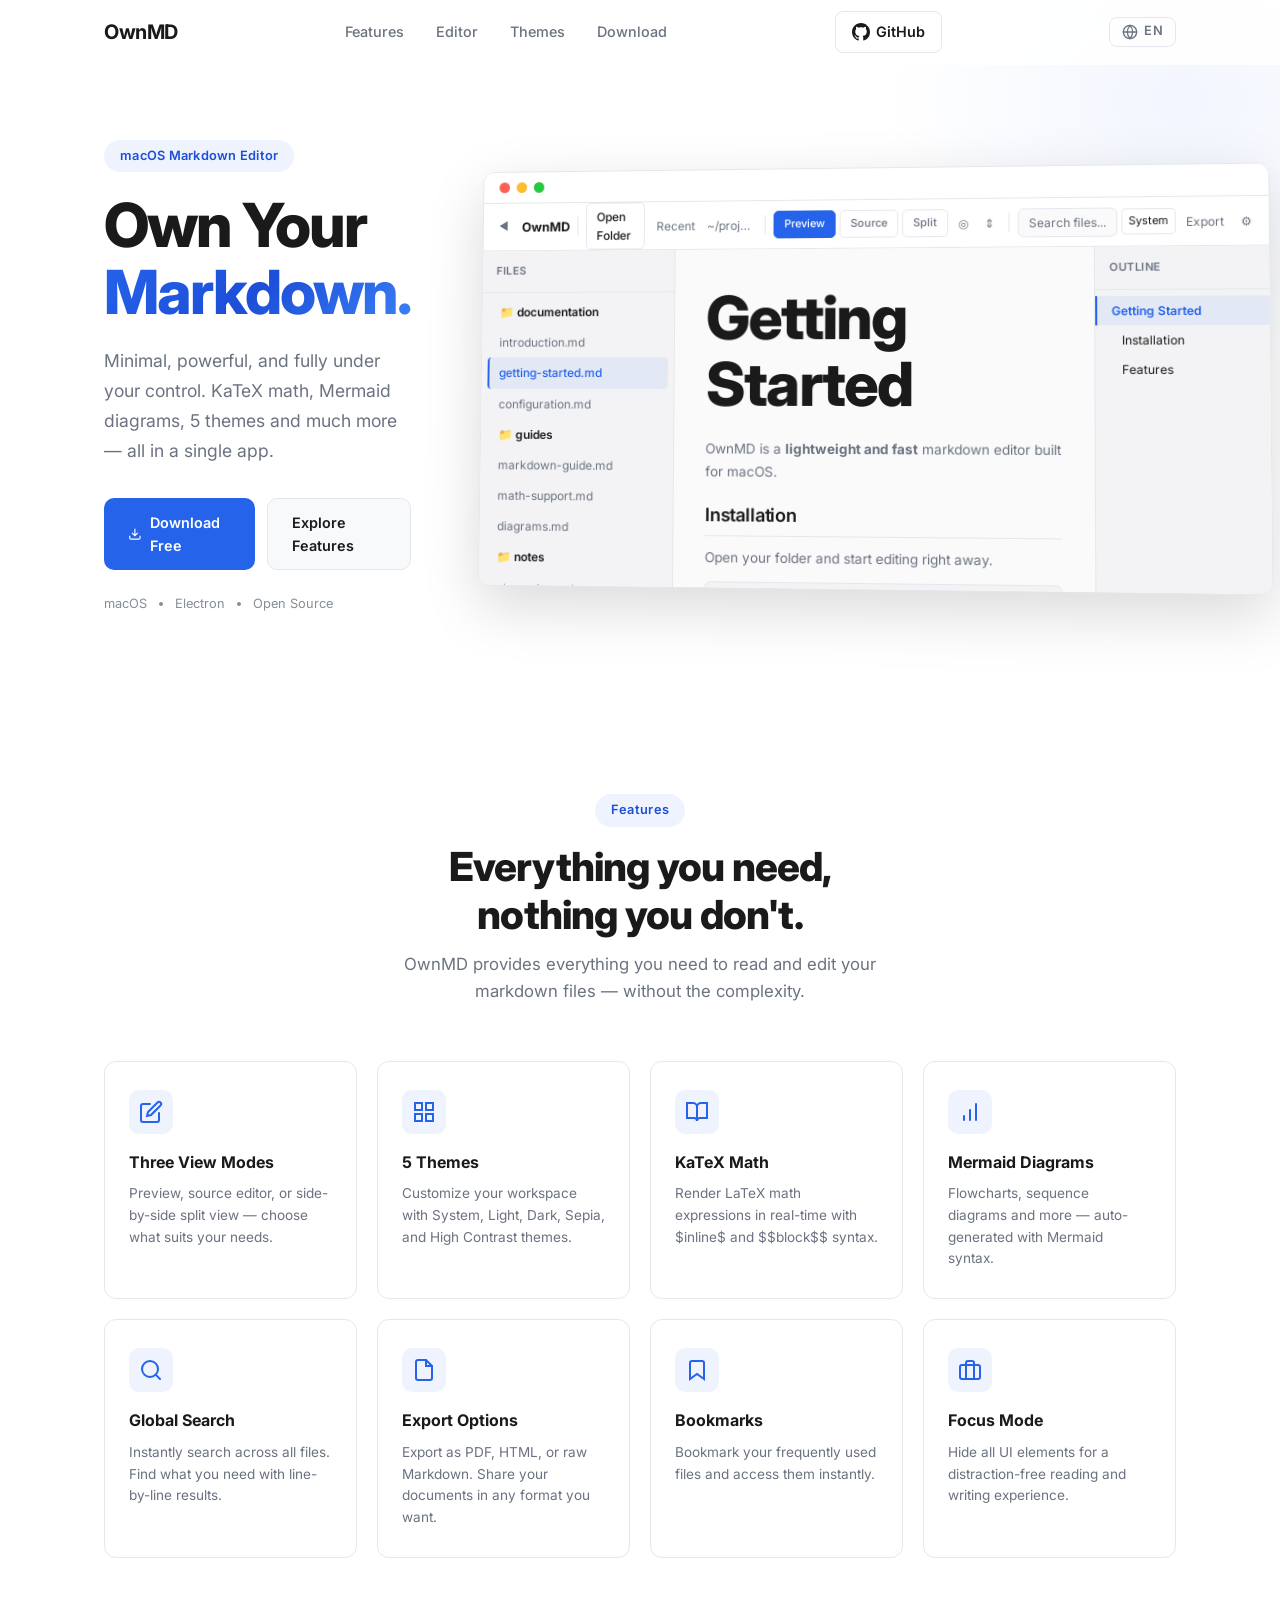
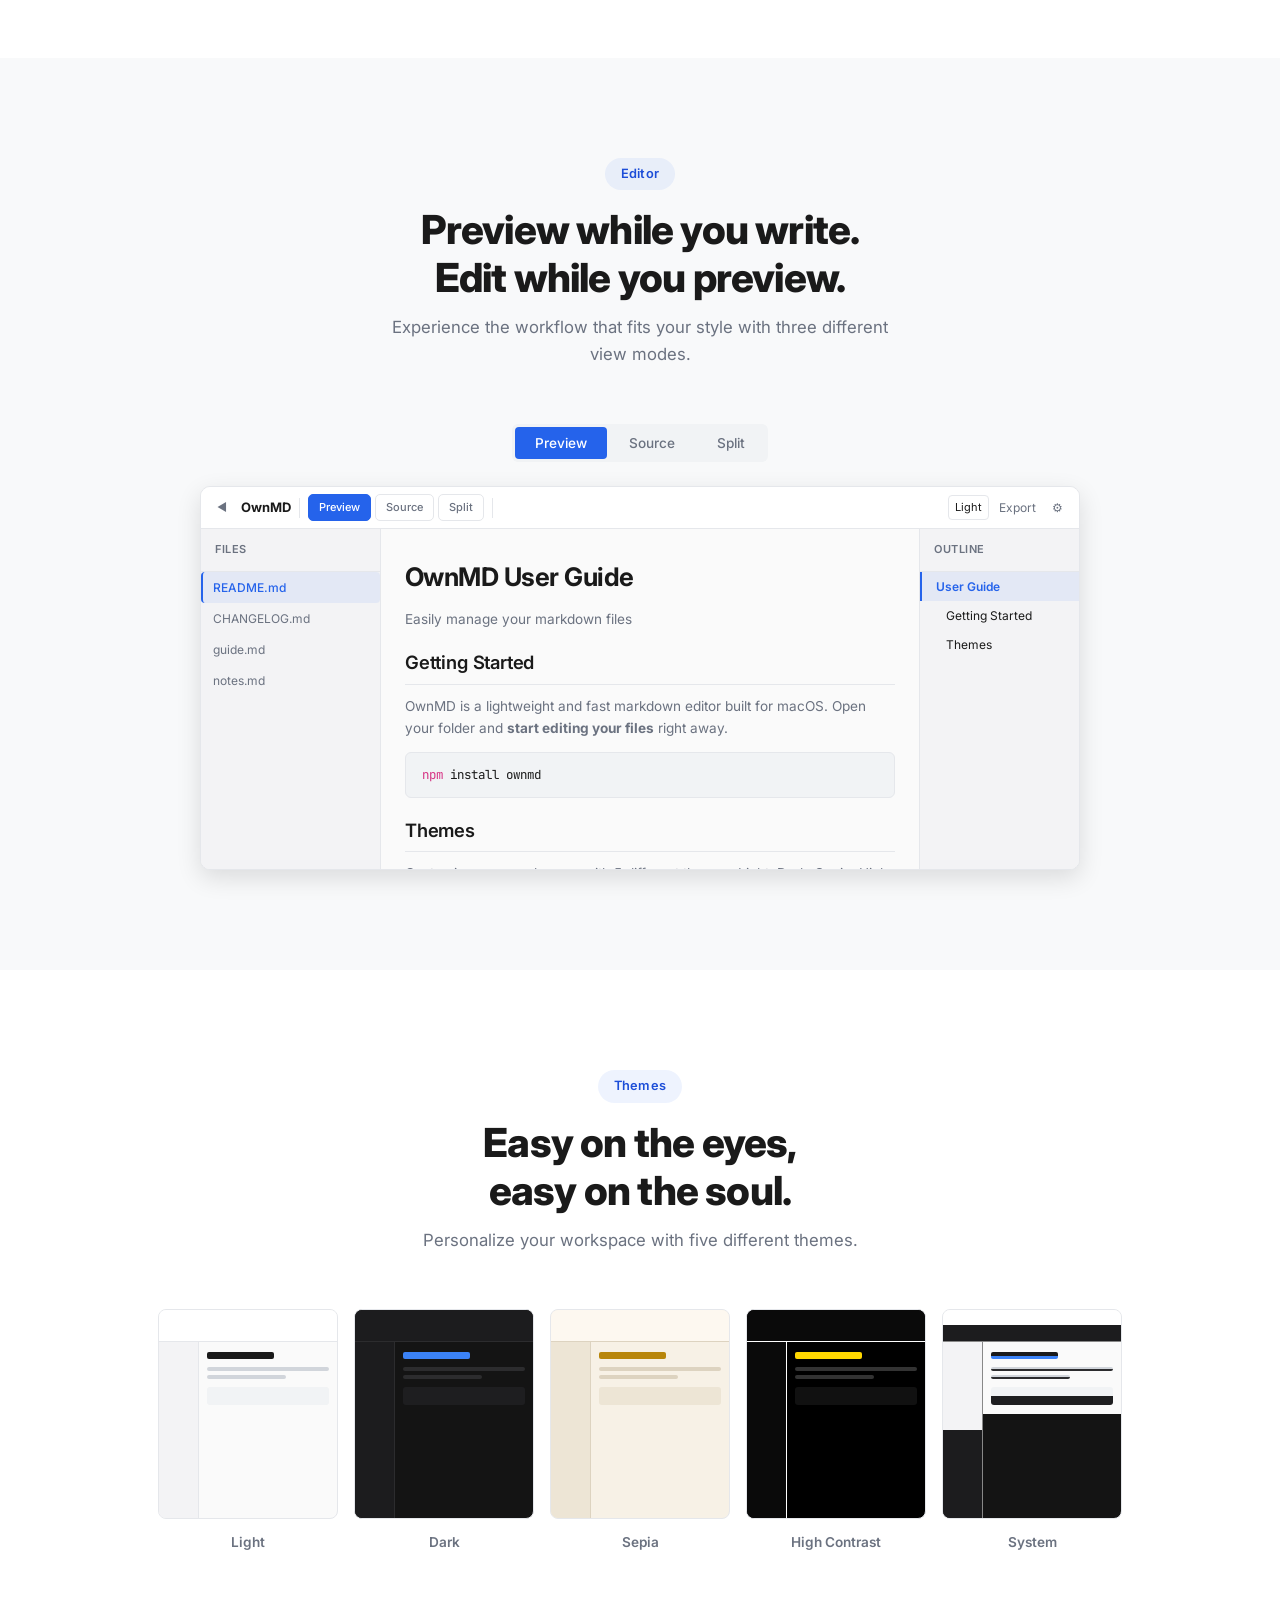
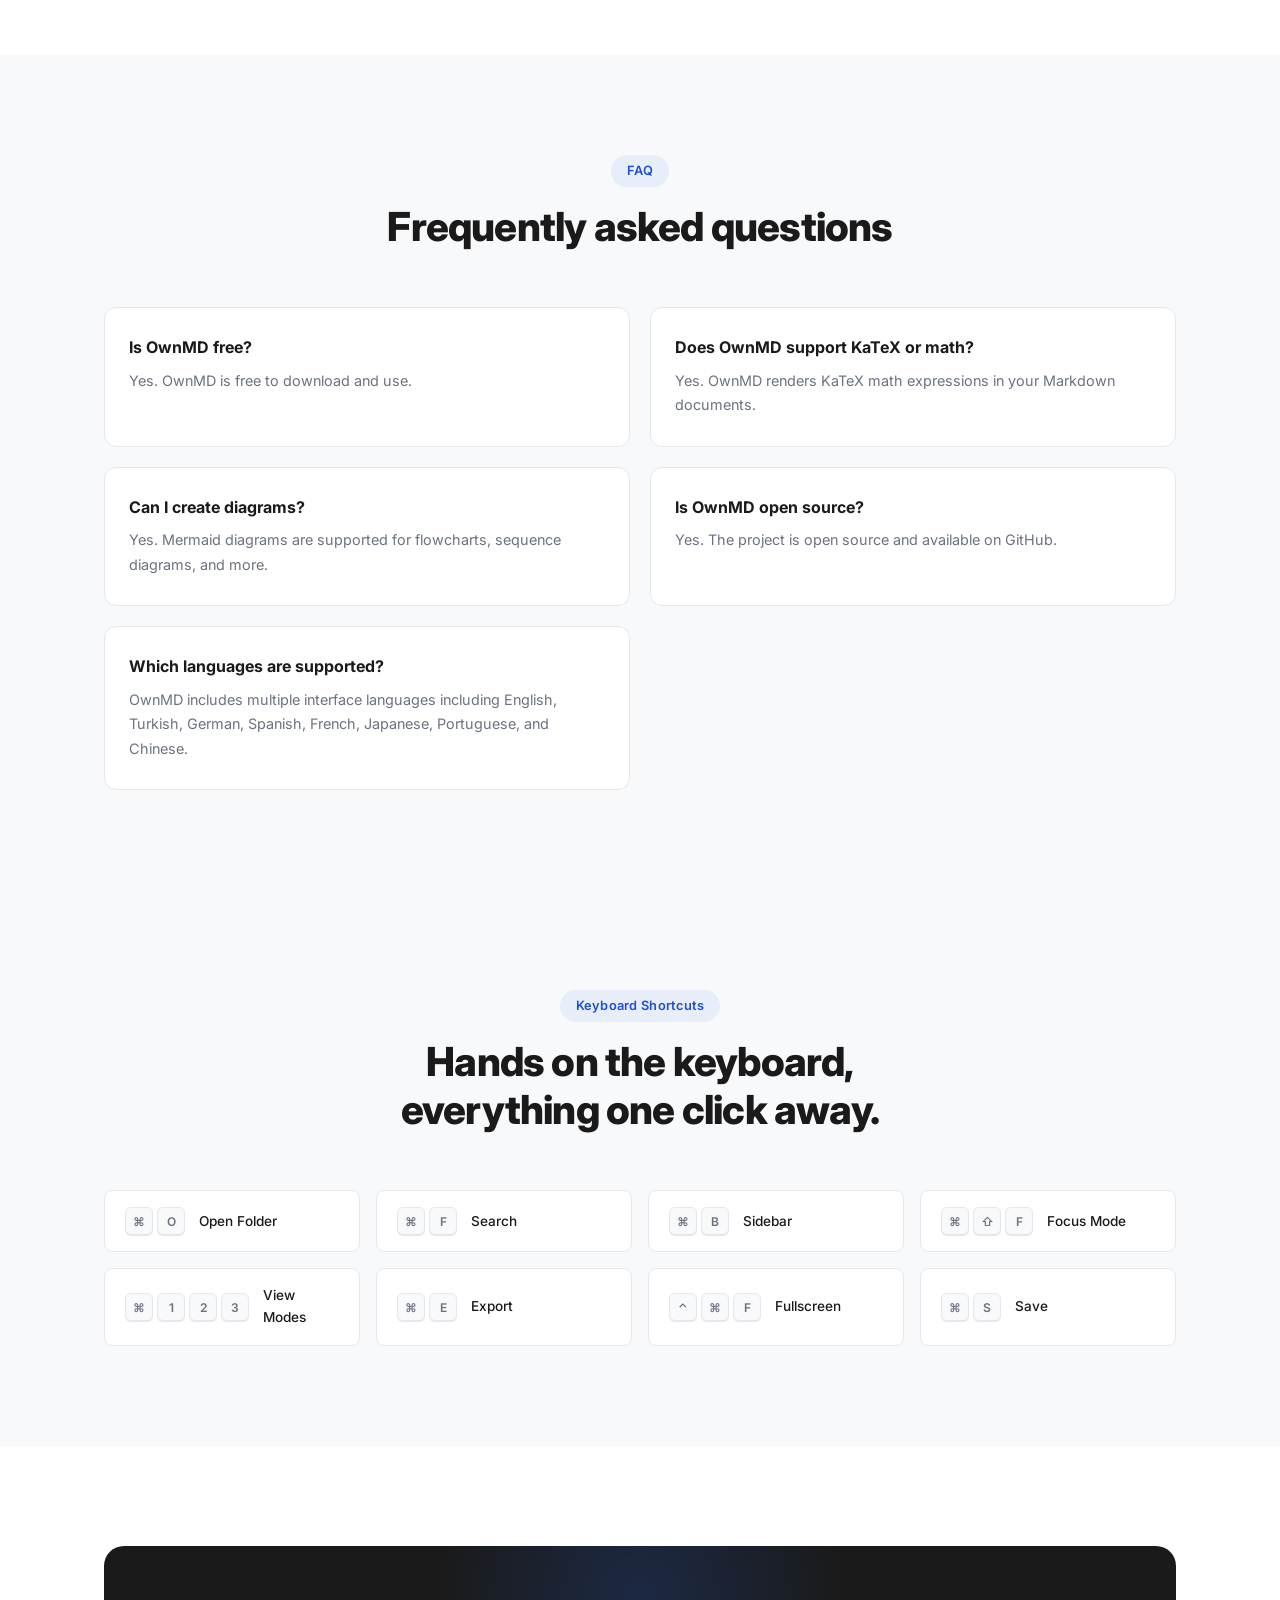
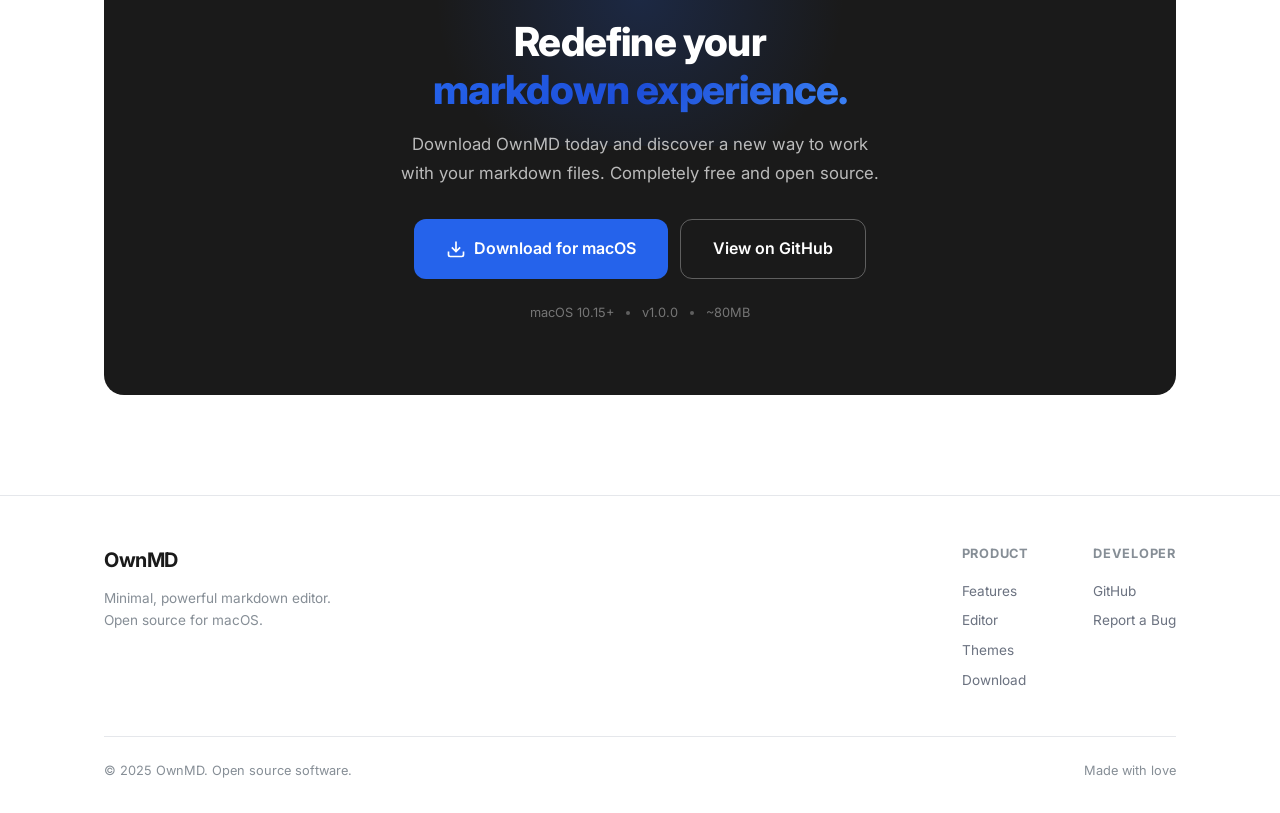
<file: docs/index.html>
<!DOCTYPE html>
<html lang="en">
<head>
  <meta charset="UTF-8">
  <meta name="viewport" content="width=device-width, initial-scale=1.0">
  <meta name="google-site-verification" content="Gzpgy1X0TcQ02FHqpeJL17uYMm-q0Ldf4MaKMlfPsqs" />
  <title>OwnMD - Free Markdown Editor for macOS</title>
  <meta name="description" content="Free, open-source Markdown editor for macOS with live preview, KaTeX math, Mermaid diagrams, multiple themes, and fast local file editing.">
  <meta name="robots" content="index,follow">
  <meta name="author" content="OwnMD">
  <meta name="application-name" content="OwnMD">
  <link rel="canonical" href="https://ownmd.com/?lang=en">
  <link rel="alternate" hreflang="en" href="https://ownmd.com/?lang=en">
  <link rel="alternate" hreflang="tr" href="https://ownmd.com/?lang=tr">
  <link rel="alternate" hreflang="de" href="https://ownmd.com/?lang=de">
  <link rel="alternate" hreflang="es" href="https://ownmd.com/?lang=es">
  <link rel="alternate" hreflang="fr" href="https://ownmd.com/?lang=fr">
  <link rel="alternate" hreflang="ja" href="https://ownmd.com/?lang=ja">
  <link rel="alternate" hreflang="pt" href="https://ownmd.com/?lang=pt">
  <link rel="alternate" hreflang="zh" href="https://ownmd.com/?lang=zh">
  <link rel="alternate" hreflang="x-default" href="https://ownmd.com/">
  <meta property="og:type" content="website">
  <meta property="og:site_name" content="OwnMD">
  <meta property="og:title" content="OwnMD - Free Markdown Editor for macOS">
  <meta property="og:description" content="Free, open-source Markdown editor for macOS with live preview, KaTeX math, Mermaid diagrams, multiple themes, and fast local file editing.">
  <meta property="og:url" content="https://ownmd.com/?lang=en">
  <meta property="og:locale" content="en_US">
  <meta property="og:image" content="https://ownmd.com/screenshots/en-full.png">
  <meta property="og:image:alt" content="OwnMD Markdown editor interface on macOS">
  <meta name="twitter:card" content="summary_large_image">
  <meta name="twitter:title" content="OwnMD - Free Markdown Editor for macOS">
  <meta name="twitter:description" content="Free, open-source Markdown editor for macOS with live preview, KaTeX math, Mermaid diagrams, multiple themes, and fast local file editing.">
  <meta name="twitter:image" content="https://ownmd.com/screenshots/en-full.png">
  <script id="software-application-schema" type="application/ld+json">
    {
      "@context": "https://schema.org",
      "@type": "SoftwareApplication",
      "name": "OwnMD",
      "applicationCategory": "DeveloperApplication",
      "operatingSystem": "macOS",
      "url": "https://ownmd.com/?lang=en",
      "description": "Free, open-source Markdown editor for macOS with live preview, KaTeX math, Mermaid diagrams, multiple themes, and fast local file editing.",
      "inLanguage": "en",
      "image": "https://ownmd.com/screenshots/en-full.png",
      "screenshot": "https://ownmd.com/screenshots/en-full.png",
      "softwareVersion": "1.0.0",
      "offers": {
        "@type": "Offer",
        "price": "0",
        "priceCurrency": "USD"
      }
    }
  </script>
  <script id="faq-schema" type="application/ld+json">
    {
      "@context": "https://schema.org",
      "@type": "FAQPage",
      "mainEntity": [
        {"@type": "Question", "name": "Is OwnMD free?", "acceptedAnswer": {"@type": "Answer", "text": "Yes. OwnMD is free to download and use."}},
        {"@type": "Question", "name": "Does OwnMD support KaTeX or math?", "acceptedAnswer": {"@type": "Answer", "text": "Yes. OwnMD renders KaTeX math expressions in your Markdown documents."}},
        {"@type": "Question", "name": "Can I create diagrams?", "acceptedAnswer": {"@type": "Answer", "text": "Yes. Mermaid diagrams are supported for flowcharts, sequence diagrams, and more."}},
        {"@type": "Question", "name": "Is OwnMD open source?", "acceptedAnswer": {"@type": "Answer", "text": "Yes. The project is open source and available on GitHub."}},
        {"@type": "Question", "name": "Which languages are supported?", "acceptedAnswer": {"@type": "Answer", "text": "OwnMD includes multiple interface languages including English, Turkish, German, Spanish, French, Japanese, Portuguese, and Chinese."}}
      ]
    }
  </script>
  <link rel="stylesheet" href="styles.css">
  <link rel="preconnect" href="https://fonts.googleapis.com">
  <link rel="preconnect" href="https://fonts.gstatic.com" crossorigin>
  <link href="https://fonts.googleapis.com/css2?family=Inter:wght@400;500;600;700;800&family=JetBrains+Mono:wght@400;500&display=swap" rel="stylesheet">
</head>
<body>

  <!-- Navbar -->
  <nav class="navbar" id="navbar">
    <div class="container nav-container">
      <a href="#" class="logo">
        <span class="logo-text">OwnMD</span>
      </a>
      <ul class="nav-links">
        <li><a href="#features" data-i18n="nav.features">Features</a></li>
        <li><a href="#editor" data-i18n="nav.editor">Editor</a></li>
        <li><a href="#themes" data-i18n="nav.themes">Themes</a></li>
        <li><a href="#download" data-i18n="nav.download">Download</a></li>
      </ul>
      <a href="https://github.com/abdussametalisar/ownmd" target="_blank" class="nav-cta" rel="noopener">
        <svg width="18" height="18" viewBox="0 0 24 24" fill="currentColor"><path d="M12 0C5.37 0 0 5.37 0 12c0 5.31 3.435 9.795 8.205 11.385.6.105.825-.255.825-.57 0-.285-.015-1.23-.015-2.235-3.015.555-3.795-.735-4.035-1.41-.135-.345-.72-1.41-1.23-1.695-.42-.225-1.02-.78-.015-.795.945-.015 1.62.87 1.845 1.23 1.08 1.815 2.805 1.305 3.495.99.105-.78.42-1.305.765-1.605-2.67-.3-5.46-1.335-5.46-5.925 0-1.305.465-2.385 1.23-3.225-.12-.3-.54-1.53.12-3.18 0 0 1.005-.315 3.3 1.23.96-.27 1.98-.405 3-.405s2.04.135 3 .405c2.295-1.56 3.3-1.23 3.3-1.23.66 1.65.24 2.88.12 3.18.765.84 1.23 1.905 1.23 3.225 0 4.605-2.805 5.625-5.475 5.925.435.375.81 1.095.81 2.22 0 1.605-.015 2.895-.015 3.3 0 .315.225.69.825.57A12.02 12.02 0 0024 12c0-6.63-5.37-12-12-12z"/></svg>
        GitHub
      </a>
      <div class="lang-switcher">
        <button class="lang-btn" aria-label="Change language">
          <svg width="16" height="16" viewBox="0 0 24 24" fill="none" stroke="currentColor" stroke-width="2" stroke-linecap="round"><circle cx="12" cy="12" r="10"/><line x1="2" y1="12" x2="22" y2="12"/><path d="M12 2a15.3 15.3 0 014 10 15.3 15.3 0 01-4 10 15.3 15.3 0 01-4-10 15.3 15.3 0 014-10z"/></svg>
          <span class="lang-btn-label">EN</span>
        </button>
        <div class="lang-dropdown">
          <button data-lang="en">English</button>
          <button data-lang="tr">Türkçe</button>
          <button data-lang="de">Deutsch</button>
          <button data-lang="es">Español</button>
          <button data-lang="fr">Français</button>
          <button data-lang="ja">日本語</button>
          <button data-lang="pt">Português</button>
          <button data-lang="zh">简体中文</button>
        </div>
      </div>
      <button class="mobile-toggle" id="mobileToggle" aria-label="Menu">
        <span></span><span></span><span></span>
      </button>
    </div>
  </nav>

  <!-- Hero -->
  <header class="hero" id="hero">
    <div class="container hero-container">
      <div class="hero-text">
        <div class="hero-badge" data-i18n="hero.badge">macOS Markdown Editor</div>
        <h1><span data-i18n="hero.title.1">Own Your</span><br><span class="gradient-text" data-i18n="hero.title.2">Markdown.</span></h1>
        <p class="hero-desc" data-i18n="hero.desc">Minimal, powerful, and fully under your control. KaTeX math, Mermaid diagrams, 5 themes and much more — all in a single app.</p>
        <div class="hero-actions">
          <a href="#download" class="btn btn-primary">
            <svg width="18" height="18" viewBox="0 0 24 24" fill="none" stroke="currentColor" stroke-width="2"><path d="M21 15v4a2 2 0 01-2 2H5a2 2 0 01-2-2v-4M7 10l5 5 5-5M12 15V3"/></svg>
            <span data-i18n="hero.btn.download">Download Free</span>
          </a>
          <a href="#features" class="btn btn-secondary"><span data-i18n="hero.btn.explore">Explore Features</span></a>
        </div>
        <div class="hero-meta">
          <span data-i18n="hero.meta.macos">macOS</span>
          <span class="dot"></span>
          <span data-i18n="hero.meta.electron">Electron</span>
          <span class="dot"></span>
          <span data-i18n="hero.meta.opensource">Open Source</span>
        </div>
      </div>
      <div class="hero-visual">
        <!-- Realistic OwnMD App Window -->
        <div class="app-window">
          <!-- macOS Title Bar -->
          <div class="macos-bar">
            <div class="macos-dots">
              <span class="dot-red"></span>
              <span class="dot-yellow"></span>
              <span class="dot-green"></span>
            </div>
          </div>
          <!-- App Toolbar -->
          <div class="app-toolbar">
            <div class="tb-group tb-nav">
              <span class="tb-collapse">◀</span>
              <span class="tb-title">OwnMD</span>
            </div>
            <div class="tb-sep"></div>
            <div class="tb-group tb-files">
              <span class="tb-folder-btn" data-i18n="toolbar.openFolder">Open Folder</span>
              <span class="tb-recent" data-i18n="toolbar.recent">Recent</span>
              <span class="tb-path">~/projects/docs</span>
            </div>
            <div class="tb-sep"></div>
            <div class="tb-group tb-view">
              <span class="tb-view-btn active" data-i18n="toolbar.preview">Preview</span>
              <span class="tb-view-btn" data-i18n="toolbar.source">Source</span>
              <span class="tb-view-btn" data-i18n="toolbar.split">Split</span>
              <span class="tb-icon">◎</span>
              <span class="tb-icon">⇕</span>
            </div>
            <div class="tb-sep"></div>
            <div class="tb-group tb-actions">
              <span class="tb-search-box" data-i18n="toolbar.search">Search files...</span>
              <span class="tb-select" data-i18n="toolbar.system">System ▾</span>
              <span class="tb-icon" data-i18n="toolbar.export">Export ▾</span>
              <span class="tb-icon">⚙</span>
            </div>
          </div>
          <!-- Main Content Area -->
          <div class="app-main">
            <!-- Sidebar -->
            <div class="app-sidebar">
              <div class="app-sidebar-header" data-i18n="sidebar.files">FILES</div>
              <div class="app-file-list">
                <div class="app-folder-item">📁 documentation</div>
                <div class="app-file-item">introduction.md</div>
                <div class="app-file-item active">getting-started.md</div>
                <div class="app-file-item">configuration.md</div>
                <div class="app-folder-item">📁 guides</div>
                <div class="app-file-item">markdown-guide.md</div>
                <div class="app-file-item">math-support.md</div>
                <div class="app-file-item">diagrams.md</div>
                <div class="app-folder-item">📁 notes</div>
                <div class="app-file-item">changelog.md</div>
                <div class="app-file-item">todo.md</div>
              </div>
            </div>
            <!-- Content -->
            <div class="app-content">
              <h1 class="app-h1" data-i18n="heroApp.h1">Getting Started</h1>
              <p class="app-p" data-i18n-html="heroApp.p">OwnMD is a <strong>lightweight and fast</strong> markdown editor built for macOS.</p>
              <h2 class="app-h2" data-i18n="heroApp.h2.setup">Installation</h2>
              <p class="app-p" data-i18n="heroApp.p.setup">Open your folder and start editing right away.</p>
              <div class="app-code-block"><span class="app-code-kw">npm</span> install ownmd</div>
              <h2 class="app-h2" data-i18n="heroApp.h2.features">Features</h2>
              <ul class="app-ul">
                <li data-i18n="heroApp.li.katex">KaTeX math expressions</li>
                <li data-i18n="heroApp.li.mermaid">Mermaid diagrams</li>
                <li data-i18n="heroApp.li.themes">5 different themes</li>
                <li data-i18n="heroApp.li.export">PDF and HTML export</li>
              </ul>
            </div>
            <!-- Outline Panel -->
            <div class="app-outline">
              <div class="app-outline-header" data-i18n="outline.header">OUTLINE</div>
              <div class="app-outline-list">
                <div class="app-outline-item level-1 active" data-i18n="heroApp.outline.h1">Getting Started</div>
                <div class="app-outline-item level-2" data-i18n="heroApp.outline.setup">Installation</div>
                <div class="app-outline-item level-2" data-i18n="heroApp.outline.features">Features</div>
              </div>
            </div>
          </div>
        </div>
      </div>
    </div>
  </header>

  <!-- Features -->
  <section class="features" id="features">
    <div class="container">
      <div class="section-header">
        <span class="section-badge" data-i18n="features.badge">Features</span>
        <h2 data-i18n-html="features.title">Everything you need,<br>nothing you don't.</h2>
        <p data-i18n="features.desc">OwnMD provides everything you need to read and edit your markdown files — without the complexity.</p>
      </div>

      <div class="features-grid">
        <div class="feature-card" data-animate>
          <div class="feature-icon">
            <svg width="24" height="24" viewBox="0 0 24 24" fill="none" stroke="currentColor" stroke-width="2" stroke-linecap="round"><path d="M11 4H4a2 2 0 00-2 2v14a2 2 0 002 2h14a2 2 0 002-2v-7"/><path d="M18.5 2.5a2.121 2.121 0 013 3L12 15l-4 1 1-4 9.5-9.5z"/></svg>
          </div>
          <h3 data-i18n="features.viewModes.title">Three View Modes</h3>
          <p data-i18n="features.viewModes.desc">Preview, source editor, or side-by-side split view — choose what suits your needs.</p>
        </div>

        <div class="feature-card" data-animate>
          <div class="feature-icon">
            <svg width="24" height="24" viewBox="0 0 24 24" fill="none" stroke="currentColor" stroke-width="2" stroke-linecap="round"><rect x="3" y="3" width="7" height="7"/><rect x="14" y="3" width="7" height="7"/><rect x="14" y="14" width="7" height="7"/><rect x="3" y="14" width="7" height="7"/></svg>
          </div>
          <h3 data-i18n="features.themes.title">5 Themes</h3>
          <p data-i18n="features.themes.desc">Customize your workspace with System, Light, Dark, Sepia, and High Contrast themes.</p>
        </div>

        <div class="feature-card" data-animate>
          <div class="feature-icon">
            <svg width="24" height="24" viewBox="0 0 24 24" fill="none" stroke="currentColor" stroke-width="2" stroke-linecap="round"><path d="M2 3h6a4 4 0 014 4v14a3 3 0 00-3-3H2z"/><path d="M22 3h-6a4 4 0 00-4 4v14a3 3 0 013-3h7z"/></svg>
          </div>
          <h3 data-i18n="features.katex.title">KaTeX Math</h3>
          <p data-i18n="features.katex.desc">Render LaTeX math expressions in real-time with $inline$ and $$block$$ syntax.</p>
        </div>

        <div class="feature-card" data-animate>
          <div class="feature-icon">
            <svg width="24" height="24" viewBox="0 0 24 24" fill="none" stroke="currentColor" stroke-width="2" stroke-linecap="round"><path d="M12 20V10"/><path d="M18 20V4"/><path d="M6 20v-4"/></svg>
          </div>
          <h3 data-i18n="features.mermaid.title">Mermaid Diagrams</h3>
          <p data-i18n="features.mermaid.desc">Flowcharts, sequence diagrams and more — auto-generated with Mermaid syntax.</p>
        </div>

        <div class="feature-card" data-animate>
          <div class="feature-icon">
            <svg width="24" height="24" viewBox="0 0 24 24" fill="none" stroke="currentColor" stroke-width="2" stroke-linecap="round"><circle cx="11" cy="11" r="8"/><line x1="21" y1="21" x2="16.65" y2="16.65"/></svg>
          </div>
          <h3 data-i18n="features.search.title">Global Search</h3>
          <p data-i18n="features.search.desc">Instantly search across all files. Find what you need with line-by-line results.</p>
        </div>

        <div class="feature-card" data-animate>
          <div class="feature-icon">
            <svg width="24" height="24" viewBox="0 0 24 24" fill="none" stroke="currentColor" stroke-width="2" stroke-linecap="round"><path d="M14 2H6a2 2 0 00-2 2v16a2 2 0 002 2h12a2 2 0 002-2V8z"/><polyline points="14 2 14 8 20 8"/></svg>
          </div>
          <h3 data-i18n="features.export.title">Export Options</h3>
          <p data-i18n="features.export.desc">Export as PDF, HTML, or raw Markdown. Share your documents in any format you want.</p>
        </div>

        <div class="feature-card" data-animate>
          <div class="feature-icon">
            <svg width="24" height="24" viewBox="0 0 24 24" fill="none" stroke="currentColor" stroke-width="2" stroke-linecap="round"><path d="M19 21l-7-5-7 5V5a2 2 0 012-2h10a2 2 0 012 2z"/></svg>
          </div>
          <h3 data-i18n="features.bookmarks.title">Bookmarks</h3>
          <p data-i18n="features.bookmarks.desc">Bookmark your frequently used files and access them instantly.</p>
        </div>

        <div class="feature-card" data-animate>
          <div class="feature-icon">
            <svg width="24" height="24" viewBox="0 0 24 24" fill="none" stroke="currentColor" stroke-width="2" stroke-linecap="round"><rect x="2" y="7" width="20" height="14" rx="2" ry="2"/><path d="M16 21V5a2 2 0 00-2-2h-4a2 2 0 00-2 2v16"/></svg>
          </div>
          <h3 data-i18n="features.focus.title">Focus Mode</h3>
          <p data-i18n="features.focus.desc">Hide all UI elements for a distraction-free reading and writing experience.</p>
        </div>
      </div>
    </div>
  </section>

  <!-- Editor Showcase -->
  <section class="editor-showcase" id="editor">
    <div class="container">
      <div class="section-header">
        <span class="section-badge" data-i18n="editor.badge">Editor</span>
        <h2 data-i18n-html="editor.title">Preview while you write.<br>Edit while you preview.</h2>
        <p data-i18n="editor.desc">Experience the workflow that fits your style with three different view modes.</p>
      </div>

      <div class="editor-modes">
        <div class="mode-tabs">
          <button class="mode-tab active" data-mode="preview" data-i18n="toolbar.preview">Preview</button>
          <button class="mode-tab" data-mode="source" data-i18n="toolbar.source">Source</button>
          <button class="mode-tab" data-mode="split" data-i18n="toolbar.split">Split</button>
        </div>

        <div class="mode-display">
          <!-- Preview Mode -->
          <div class="mode-content active" id="mode-preview">
            <div class="editor-window">
              <div class="app-toolbar ew-toolbar">
                <div class="tb-group tb-nav">
                  <span class="tb-collapse">◀</span>
                  <span class="tb-title">OwnMD</span>
                </div>
                <div class="tb-sep"></div>
                <div class="tb-group tb-view">
                  <span class="tb-view-btn active" data-i18n="toolbar.preview">Preview</span>
                  <span class="tb-view-btn" data-i18n="toolbar.source">Source</span>
                  <span class="tb-view-btn" data-i18n="toolbar.split">Split</span>
                </div>
                <div class="tb-sep"></div>
                <div class="tb-group tb-actions" style="margin-left:auto;">
                  <span class="tb-select" data-i18n="toolbar.light">Light ▾</span>
                  <span class="tb-icon" data-i18n="toolbar.export">Export ▾</span>
                  <span class="tb-icon">⚙</span>
                </div>
              </div>
              <div class="ew-body">
                <div class="ew-sidebar">
                  <div class="app-sidebar-header" data-i18n="sidebar.files">FILES</div>
                  <div class="app-file-item active">README.md</div>
                  <div class="app-file-item">CHANGELOG.md</div>
                  <div class="app-file-item">guide.md</div>
                  <div class="app-file-item">notes.md</div>
                </div>
                <div class="ew-content">
                  <h1 class="app-h1" data-i18n="editorPreview.h1">OwnMD User Guide</h1>
                  <p class="app-p" data-i18n="editorPreview.p">Easily manage your markdown files</p>
                  <h2 class="app-h2" data-i18n="editorPreview.h2.start">Getting Started</h2>
                  <p class="app-p" data-i18n-html="editorPreview.p.start">OwnMD is a lightweight and fast markdown editor built for macOS. Open your folder and <strong>start editing your files</strong> right away.</p>
                  <div class="app-code-block"><span class="app-code-kw">npm</span> install ownmd</div>
                  <h2 class="app-h2" data-i18n="editorPreview.h2.themes">Themes</h2>
                  <p class="app-p" data-i18n="editorPreview.p.themes">Customize your workspace with 5 different themes: Light, Dark, Sepia, High Contrast, and System.</p>
                  <div class="app-blockquote" data-i18n="editorPreview.quote">"Simplicity is the ultimate sophistication." — Leonardo da Vinci</div>
                </div>
                <div class="ew-outline">
                  <div class="app-outline-header" data-i18n="outline.header">OUTLINE</div>
                  <div class="app-outline-item level-1 active" data-i18n="editorPreview.outline.h1">User Guide</div>
                  <div class="app-outline-item level-2" data-i18n="editorPreview.outline.start">Getting Started</div>
                  <div class="app-outline-item level-2" data-i18n="editorPreview.outline.themes">Themes</div>
                </div>
              </div>
            </div>
          </div>

          <!-- Source Mode -->
          <div class="mode-content" id="mode-source">
            <div class="editor-window">
              <div class="app-toolbar ew-toolbar">
                <div class="tb-group tb-nav">
                  <span class="tb-collapse">◀</span>
                  <span class="tb-title">OwnMD</span>
                </div>
                <div class="tb-sep"></div>
                <div class="tb-group tb-view">
                  <span class="tb-view-btn" data-i18n="toolbar.preview">Preview</span>
                  <span class="tb-view-btn active" data-i18n="toolbar.source">Source</span>
                  <span class="tb-view-btn" data-i18n="toolbar.split">Split</span>
                </div>
                <div class="tb-sep"></div>
                <div class="tb-group tb-actions" style="margin-left:auto;">
                  <span class="tb-select" data-i18n="toolbar.light">Light ▾</span>
                  <span class="tb-icon">⚙</span>
                </div>
              </div>
              <div class="ew-body">
                <div class="ew-sidebar">
                  <div class="app-sidebar-header" data-i18n="sidebar.files">FILES</div>
                  <div class="app-file-item active">README.md</div>
                  <div class="app-file-item">CHANGELOG.md</div>
                  <div class="app-file-item">guide.md</div>
                  <div class="app-file-item">notes.md</div>
                </div>
                <div class="ew-source-area">
                  <pre class="source-code"><span class="code-h" data-i18n="editorSource.h1"># OwnMD User Guide</span>

<span data-i18n="editorSource.p">Easily manage your markdown files</span>

<span class="code-h" data-i18n="editorSource.h2.start">## Getting Started</span>

<span data-i18n="editorSource.p.start">OwnMD is a lightweight and fast
markdown editor built for macOS.
Open your folder and
**start editing your files** right away.</span>

<span class="code-code">```bash
npm install ownmd
```</span>

<span class="code-h" data-i18n="editorSource.h2.themes">## Themes</span>

<span data-i18n="editorSource.p.themes">Customize your workspace with 5 different themes:
Light, Dark, Sepia, High Contrast, and System.</span>

<span class="code-code" data-i18n="editorSource.quote">> "Simplicity is the ultimate sophistication."
> — Leonardo da Vinci</span></pre>
                </div>
                <div class="ew-outline">
                  <div class="app-outline-header" data-i18n="outline.header">OUTLINE</div>
                  <div class="app-outline-item level-1 active" data-i18n="editorSource.outline.h1">User Guide</div>
                  <div class="app-outline-item level-2" data-i18n="editorSource.outline.start">Getting Started</div>
                  <div class="app-outline-item level-2" data-i18n="editorSource.outline.themes">Themes</div>
                </div>
              </div>
            </div>
          </div>

          <!-- Split Mode -->
          <div class="mode-content" id="mode-split">
            <div class="editor-window">
              <div class="app-toolbar ew-toolbar">
                <div class="tb-group tb-nav">
                  <span class="tb-collapse">◀</span>
                  <span class="tb-title">OwnMD</span>
                </div>
                <div class="tb-sep"></div>
                <div class="tb-group tb-view">
                  <span class="tb-view-btn" data-i18n="toolbar.preview">Preview</span>
                  <span class="tb-view-btn" data-i18n="toolbar.source">Source</span>
                  <span class="tb-view-btn active" data-i18n="toolbar.split">Split</span>
                </div>
                <div class="tb-sep"></div>
                <div class="tb-group tb-actions" style="margin-left:auto;">
                  <span class="tb-select" data-i18n="toolbar.light">Light ▾</span>
                  <span class="tb-icon">⚙</span>
                </div>
              </div>
              <div class="ew-body">
                <div class="ew-sidebar">
                  <div class="app-sidebar-header" data-i18n="sidebar.files">FILES</div>
                  <div class="app-file-item active">README.md</div>
                  <div class="app-file-item">guide.md</div>
                  <div class="app-file-item">notes.md</div>
                </div>
                <div class="ew-split-content">
                  <!-- Source half -->
                  <div class="ew-split-source">
                    <pre class="source-code" style="font-size:0.7rem;"><span class="code-h" data-i18n="editorSplit.h1"># OwnMD Guide</span>

<span data-i18n="editorSplit.p">Manage your Markdown</span>

<span class="code-h" data-i18n="editorSplit.h2.setup">## Installation</span>

<span data-i18n-html="editorSplit.p.setup"><strong>Quick and easy</strong> setup:</span>

<span class="code-code">```bash
npm start
```</span>

<span class="code-h" data-i18n="editorSplit.h2.features">## Features</span>

- <span data-i18n-html="editorSplit.li.themes"><strong>5 Themes</strong></span>
- <span data-i18n="editorSplit.li.katex">KaTeX Support</span>
- <span data-i18n="editorSplit.li.mermaid">Mermaid Diagrams</span>
- <span data-i18n="editorSplit.li.export">PDF Export</span></pre>
                  </div>
                  <div class="ew-split-divider"></div>
                  <!-- Preview half -->
                  <div class="ew-split-preview">
                    <h1 class="app-h1" style="font-size:1.1rem;" data-i18n="editorSplit.h1">OwnMD Guide</h1>
                    <p class="app-p" style="font-size:0.75rem;" data-i18n="editorSplit.p">Manage your Markdown</p>
                    <h2 class="app-h2" style="font-size:0.9rem;" data-i18n="editorSplit.h2.setup">Installation</h2>
                    <p class="app-p" style="font-size:0.75rem;" data-i18n-html="editorSplit.p.setup"><strong>Quick and easy</strong> setup:</p>
                    <div class="app-code-block" style="font-size:0.65rem;margin:8px 0;">npm start</div>
                    <h2 class="app-h2" style="font-size:0.9rem;" data-i18n="editorSplit.h2.features">Features</h2>
                    <ul class="app-ul" style="font-size:0.75rem;">
                      <li data-i18n-html="editorSplit.li.themes"><strong>5 Themes</strong></li>
                      <li data-i18n="editorSplit.li.katex">KaTeX Support</li>
                      <li data-i18n="editorSplit.li.mermaid">Mermaid Diagrams</li>
                      <li data-i18n="editorSplit.li.export">PDF Export</li>
                    </ul>
                  </div>
                </div>
                <div class="ew-outline">
                  <div class="app-outline-header" data-i18n="outline.header">OUTLINE</div>
                  <div class="app-outline-item level-1 active" data-i18n="editorSplit.outline.h1">Guide</div>
                  <div class="app-outline-item level-2" data-i18n="editorSplit.outline.setup">Installation</div>
                  <div class="app-outline-item level-2" data-i18n="editorSplit.outline.features">Features</div>
                </div>
              </div>
            </div>
          </div>
        </div>
      </div>
    </div>
  </section>

  <!-- Themes -->
  <section class="themes-section" id="themes">
    <div class="container">
      <div class="section-header">
        <span class="section-badge" data-i18n="themes.badge">Themes</span>
        <h2 data-i18n-html="themes.title">Easy on the eyes,<br>easy on the soul.</h2>
        <p data-i18n="themes.desc">Personalize your workspace with five different themes.</p>
      </div>

      <div class="themes-showcase">
        <div class="theme-card" data-animate>
          <div class="theme-preview light-theme">
            <div class="tp-toolbar"></div>
            <div class="tp-body">
              <div class="tp-sidebar"></div>
              <div class="tp-main">
                <div class="tp-heading"></div>
                <div class="tp-line"></div>
                <div class="tp-line short"></div>
                <div class="tp-code"></div>
              </div>
            </div>
          </div>
          <span class="theme-label" data-i18n="themes.light">Light</span>
        </div>
        <div class="theme-card" data-animate>
          <div class="theme-preview dark-theme">
            <div class="tp-toolbar"></div>
            <div class="tp-body">
              <div class="tp-sidebar"></div>
              <div class="tp-main">
                <div class="tp-heading"></div>
                <div class="tp-line"></div>
                <div class="tp-line short"></div>
                <div class="tp-code"></div>
              </div>
            </div>
          </div>
          <span class="theme-label" data-i18n="themes.dark">Dark</span>
        </div>
        <div class="theme-card" data-animate>
          <div class="theme-preview sepia-theme">
            <div class="tp-toolbar"></div>
            <div class="tp-body">
              <div class="tp-sidebar"></div>
              <div class="tp-main">
                <div class="tp-heading"></div>
                <div class="tp-line"></div>
                <div class="tp-line short"></div>
                <div class="tp-code"></div>
              </div>
            </div>
          </div>
          <span class="theme-label" data-i18n="themes.sepia">Sepia</span>
        </div>
        <div class="theme-card" data-animate>
          <div class="theme-preview contrast-theme">
            <div class="tp-toolbar"></div>
            <div class="tp-body">
              <div class="tp-sidebar"></div>
              <div class="tp-main">
                <div class="tp-heading"></div>
                <div class="tp-line"></div>
                <div class="tp-line short"></div>
                <div class="tp-code"></div>
              </div>
            </div>
          </div>
          <span class="theme-label" data-i18n="themes.contrast">High Contrast</span>
        </div>
        <div class="theme-card" data-animate>
          <div class="theme-preview system-theme">
            <div class="tp-toolbar"></div>
            <div class="tp-body">
              <div class="tp-sidebar"></div>
              <div class="tp-main">
                <div class="tp-heading"></div>
                <div class="tp-line"></div>
                <div class="tp-line short"></div>
                <div class="tp-code"></div>
              </div>
            </div>
          </div>
          <span class="theme-label" data-i18n="themes.system">System</span>
        </div>
      </div>
    </div>
  </section>

  <!-- FAQ -->
  <section class="faq-section" id="faq">
    <div class="container">
      <div class="section-header">
        <span class="section-badge" data-i18n="faq.badge">FAQ</span>
        <h2 data-i18n="faq.title">Frequently asked questions</h2>
      </div>
      <div class="faq-list">
        <div class="faq-item" data-animate>
          <h3 data-i18n="faq.q1.question">Is OwnMD free?</h3>
          <p data-i18n="faq.q1.answer">Yes. OwnMD is free to download and use.</p>
        </div>
        <div class="faq-item" data-animate>
          <h3 data-i18n="faq.q2.question">Does OwnMD support KaTeX or math?</h3>
          <p data-i18n="faq.q2.answer">Yes. OwnMD renders KaTeX math expressions in your Markdown documents.</p>
        </div>
        <div class="faq-item" data-animate>
          <h3 data-i18n="faq.q3.question">Can I create diagrams?</h3>
          <p data-i18n="faq.q3.answer">Yes. Mermaid diagrams are supported for flowcharts, sequence diagrams, and more.</p>
        </div>
        <div class="faq-item" data-animate>
          <h3 data-i18n="faq.q4.question">Is OwnMD open source?</h3>
          <p data-i18n="faq.q4.answer">Yes. The project is open source and available on GitHub.</p>
        </div>
        <div class="faq-item" data-animate>
          <h3 data-i18n="faq.q5.question">Which languages are supported?</h3>
          <p data-i18n="faq.q5.answer">OwnMD includes multiple interface languages including English, Turkish, German, Spanish, French, Japanese, Portuguese, and Chinese.</p>
        </div>
      </div>
    </div>
  </section>

  <!-- Keyboard Shortcuts -->
  <section class="shortcuts-section">
    <div class="container">
      <div class="section-header">
        <span class="section-badge" data-i18n="shortcuts.badge">Keyboard Shortcuts</span>
        <h2 data-i18n-html="shortcuts.title">Hands on the keyboard,<br>everything one click away.</h2>
      </div>

      <div class="shortcuts-grid">
        <div class="shortcut-item" data-animate>
          <div class="shortcut-keys"><kbd>⌘</kbd><kbd>O</kbd></div>
          <span class="shortcut-desc" data-i18n="shortcuts.openFolder">Open Folder</span>
        </div>
        <div class="shortcut-item" data-animate>
          <div class="shortcut-keys"><kbd>⌘</kbd><kbd>F</kbd></div>
          <span class="shortcut-desc" data-i18n="shortcuts.search">Search</span>
        </div>
        <div class="shortcut-item" data-animate>
          <div class="shortcut-keys"><kbd>⌘</kbd><kbd>B</kbd></div>
          <span class="shortcut-desc" data-i18n="shortcuts.sidebar">Sidebar</span>
        </div>
        <div class="shortcut-item" data-animate>
          <div class="shortcut-keys"><kbd>⌘</kbd><kbd>⇧</kbd><kbd>F</kbd></div>
          <span class="shortcut-desc" data-i18n="shortcuts.focus">Focus Mode</span>
        </div>
        <div class="shortcut-item" data-animate>
          <div class="shortcut-keys"><kbd>⌘</kbd><kbd>1</kbd><kbd>2</kbd><kbd>3</kbd></div>
          <span class="shortcut-desc" data-i18n="shortcuts.viewModes">View Modes</span>
        </div>
        <div class="shortcut-item" data-animate>
          <div class="shortcut-keys"><kbd>⌘</kbd><kbd>E</kbd></div>
          <span class="shortcut-desc" data-i18n="shortcuts.export">Export</span>
        </div>
        <div class="shortcut-item" data-animate>
          <div class="shortcut-keys"><kbd>⌃</kbd><kbd>⌘</kbd><kbd>F</kbd></div>
          <span class="shortcut-desc" data-i18n="shortcuts.fullscreen">Fullscreen</span>
        </div>
        <div class="shortcut-item" data-animate>
          <div class="shortcut-keys"><kbd>⌘</kbd><kbd>S</kbd></div>
          <span class="shortcut-desc" data-i18n="shortcuts.save">Save</span>
        </div>
      </div>
    </div>
  </section>

  <!-- CTA / Download -->
  <section class="cta-section" id="download">
    <div class="container">
      <div class="cta-box">
        <div class="cta-glow"></div>
        <h2 data-i18n-html="cta.title">Redefine your<br><span class="gradient-text">markdown experience.</span></h2>
        <p data-i18n="cta.desc">Download OwnMD today and discover a new way to work with your markdown files. Completely free and open source.</p>
        <div class="cta-actions">
          <a href="#" class="btn btn-primary btn-large">
            <svg width="20" height="20" viewBox="0 0 24 24" fill="none" stroke="currentColor" stroke-width="2"><path d="M21 15v4a2 2 0 01-2 2H5a2 2 0 01-2-2v-4M7 10l5 5 5-5M12 15V3"/></svg>
            <span data-i18n="cta.download">Download for macOS</span>
          </a>
          <a href="https://github.com/abdussametalisar/ownmd" target="_blank" class="btn btn-outline btn-large" rel="noopener"><span data-i18n="cta.github">View on GitHub</span></a>
        </div>
        <div class="cta-info">
          <span data-i18n="cta.macos">macOS 10.15+</span>
          <span class="dot"></span>
          <span data-i18n="cta.version">v1.0.0</span>
          <span class="dot"></span>
          <span data-i18n="cta.size">~80MB</span>
        </div>
      </div>
    </div>
  </section>

  <!-- Footer -->
  <footer class="footer">
    <div class="container">
      <div class="footer-top">
        <div class="footer-brand">
          <a href="#" class="logo">
            <span class="logo-text">OwnMD</span>
          </a>
          <p data-i18n-html="footer.desc">Minimal, powerful markdown editor.<br>Open source for macOS.</p>
        </div>
        <div class="footer-links">
          <div class="footer-col">
            <h4 data-i18n="footer.product">Product</h4>
            <a href="#features" data-i18n="footer.product.features">Features</a>
            <a href="#editor" data-i18n="footer.product.editor">Editor</a>
            <a href="#themes" data-i18n="footer.product.themes">Themes</a>
            <a href="#download" data-i18n="footer.product.download">Download</a>
          </div>
          <div class="footer-col">
            <h4 data-i18n="footer.developer">Developer</h4>
            <a href="https://github.com/abdussametalisar/ownmd" target="_blank" rel="noopener">GitHub</a>
            <a href="https://github.com/abdussametalisar/ownmd/issues" target="_blank" rel="noopener" data-i18n="footer.developer.bugReport">Report a Bug</a>
          </div>
        </div>
      </div>
      <div class="footer-bottom">
        <span data-i18n="footer.copyright">&copy; 2025 OwnMD. Open source software.</span>
        <span data-i18n="footer.madeWith">Made with love</span>
      </div>
    </div>
  </footer>

  <script src="i18n.js"></script>
  <script src="script.js"></script>
  <!-- TODO: Replace G-XXXXXXXXXX with your Google Analytics 4 Measurement ID -->
  <!--
  <script async src="https://www.googletagmanager.com/gtag/js?id=G-XXXXXXXXXX"></script>
  <script>
    window.dataLayer = window.dataLayer || [];
    function gtag(){dataLayer.push(arguments);}
    gtag('js', new Date());
    gtag('config', 'G-XXXXXXXXXX');
  </script>
  -->
</body>
</html>
</file>
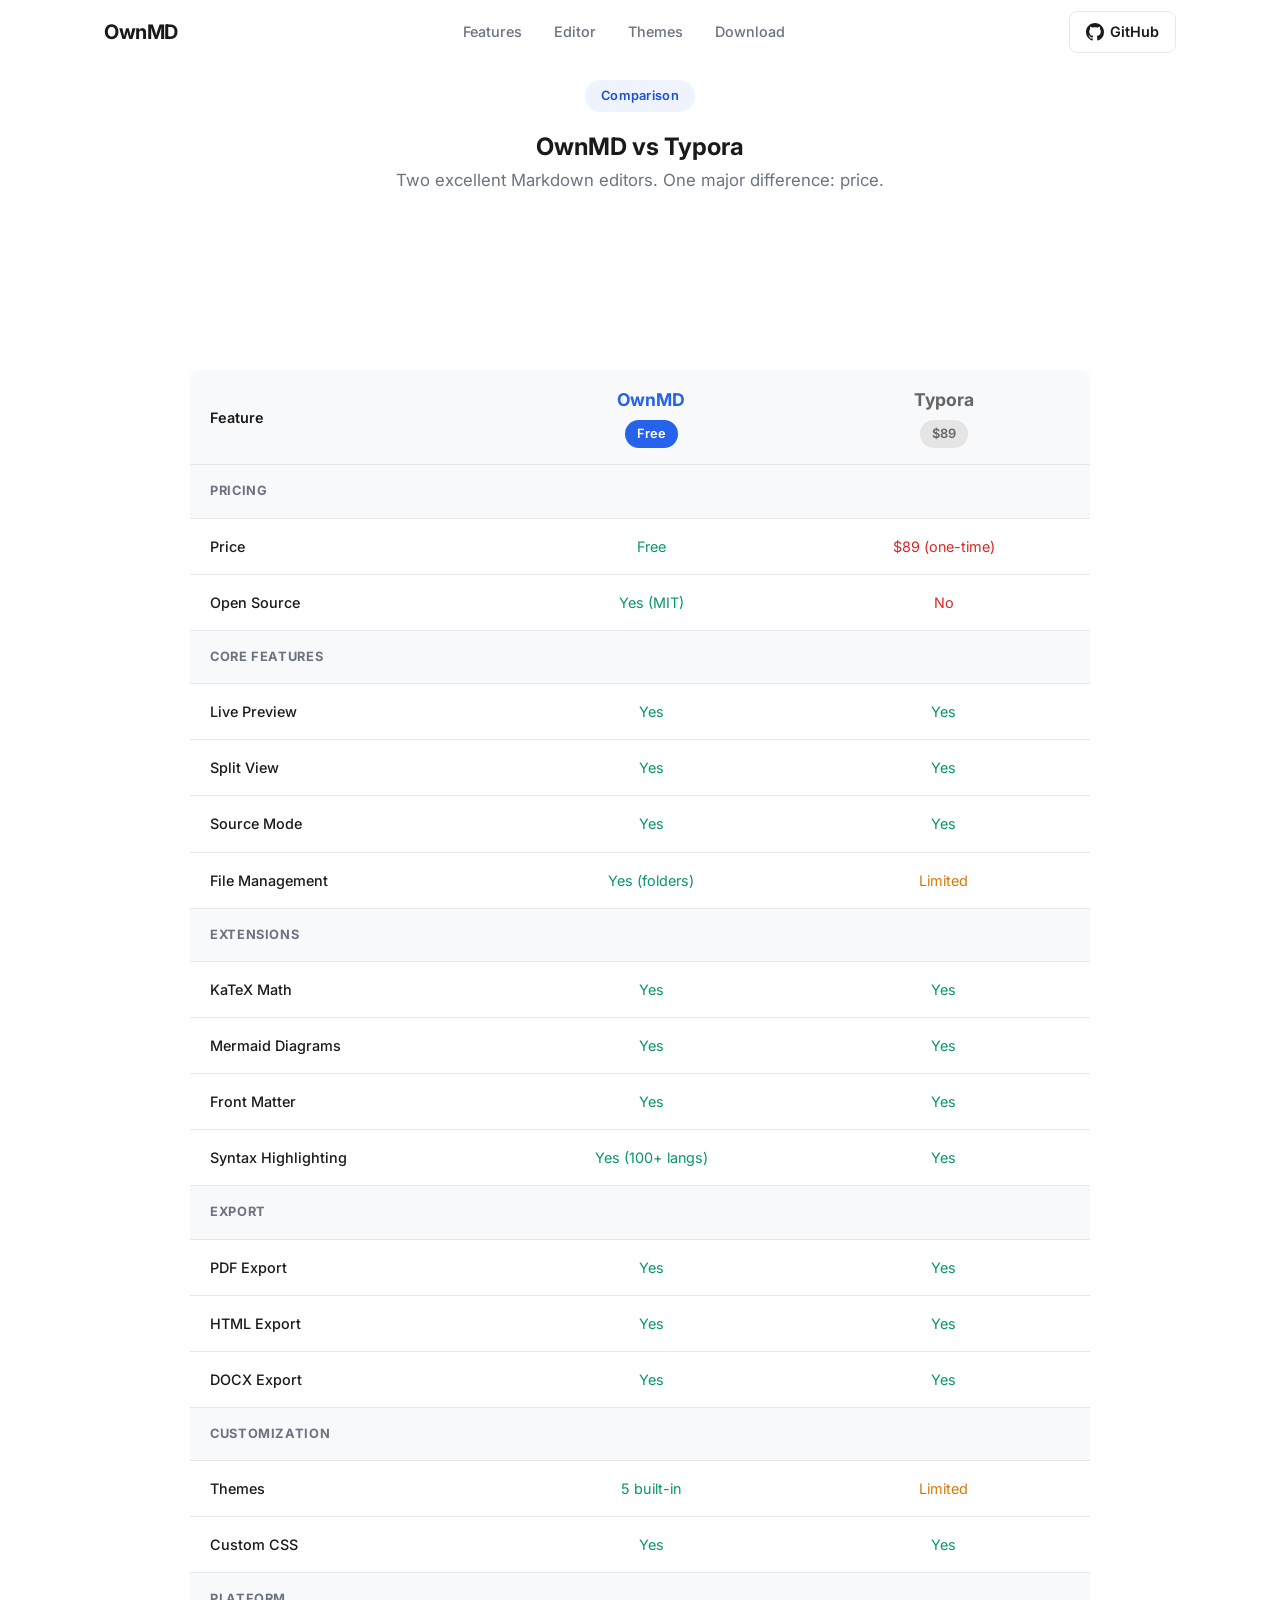
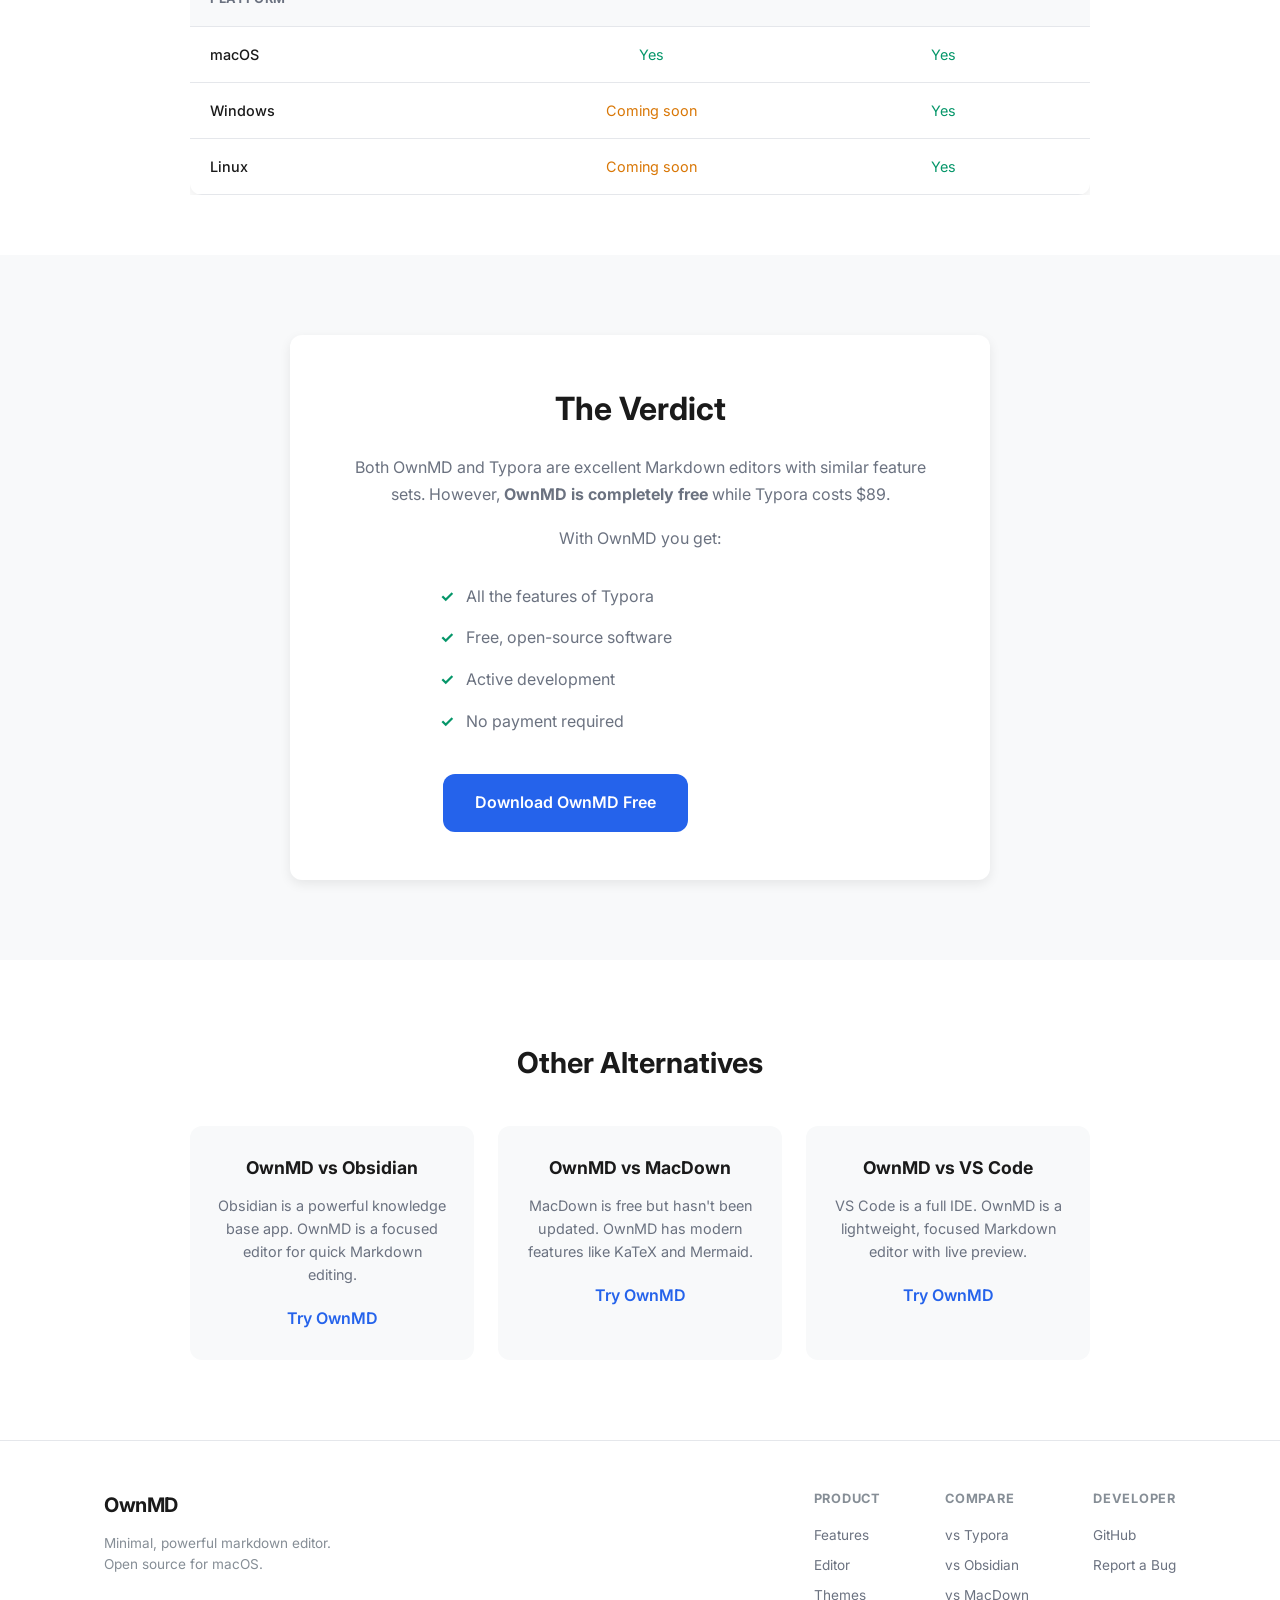
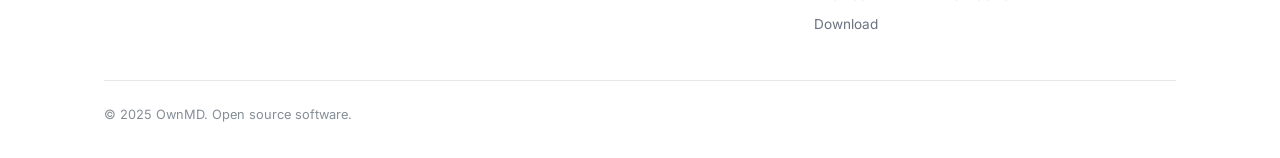
<file: compare.html>
<!DOCTYPE html>
<html lang="en">
<head>
  <meta charset="UTF-8">
  <meta name="viewport" content="width=device-width, initial-scale=1.0">
  <title>OwnMD vs Typora - Best Free Markdown Editor Alternative | OwnMD</title>
  <meta name="description" content="Compare OwnMD vs Typora. OwnMD is a free, open-source Markdown editor for macOS with KaTeX math, Mermaid diagrams, and themes. No $89 price tag - completely free.">
  <meta name="robots" content="index,follow">
  <link rel="canonical" href="https://ownmd.com/compare">
  <meta property="og:type" content="website">
  <meta property="og:title" content="OwnMD vs Typora - Best Free Markdown Editor Alternative">
  <meta property="og:description" content="Compare OwnMD vs Typora. OwnMD is free and open-source with all Typora features.">
  <meta property="og:url" content="https://ownmd.com/compare">
  <meta property="og:locale" content="en_US">
  <meta property="og:image" content="https://ownmd.com/screenshots/en-full.png">
  <meta name="twitter:card" content="summary_large_image">
  <meta name="twitter:title" content="OwnMD vs Typora - Best Free Markdown Editor Alternative">
  <meta name="twitter:description" content="OwnMD is free. Typora costs $89. See why OwnMD is the better choice.">
  <meta name="twitter:image" content="https://ownmd.com/screenshots/en-full.png">
  <link rel="stylesheet" href="styles.css">
  <link rel="preconnect" href="https://fonts.googleapis.com">
  <link rel="preconnect" href="https://fonts.gstatic.com" crossorigin>
  <link href="https://fonts.googleapis.com/css2?family=Inter:wght@400;500;600;700;800&family=JetBrains+Mono:wght@400;500&display=swap" rel="stylesheet">
  <script type="application/ld+json">
    {
      "@context": "https://schema.org",
      "@type": "SoftwareApplication",
      "name": "OwnMD",
      "applicationCategory": "DeveloperApplication",
      "operatingSystem": "macOS",
      "url": "https://ownmd.com",
      "description": "Free, open-source Markdown editor for macOS with KaTeX math, Mermaid diagrams, live preview, and themes.",
      "offers": {
        "@type": "Offer",
        "price": "0",
        "priceCurrency": "USD"
      }
    }
  </script>
</head>
<body>

  <!-- Navbar -->
  <nav class="navbar" id="navbar">
    <div class="container nav-container">
      <a href="/" class="logo">
        <span class="logo-text">OwnMD</span>
      </a>
      <ul class="nav-links">
        <li><a href="/#features">Features</a></li>
        <li><a href="/#editor">Editor</a></li>
        <li><a href="/#themes">Themes</a></li>
        <li><a href="/#download">Download</a></li>
      </ul>
      <a href="https://github.com/kendikralligim/ownmd" target="_blank" class="nav-cta" rel="noopener">
        <svg width="18" height="18" viewBox="0 0 24 24" fill="currentColor"><path d="M12 0C5.37 0 0 5.37 0 12c0 5.31 3.435 9.795 8.205 11.385.6.105.825-.255.825-.57 0-.285-.015-1.23-.015-2.235-3.015.555-3.795-.735-4.035-1.41-.135-.345-.72-1.41-1.23-1.695-.42-.225-1.02-.78-.015-.795.945-.015 1.62.87 1.845 1.23 1.08 1.815 2.805 1.305 3.495.99.105-.78.42-1.305.765-1.605-2.67-.3-5.46-1.335-5.46-5.925 0-1.305.465-2.385 1.23-3.225-.12-.3-.54-1.53.12-3.18 0 0 1.005-.315 3.3 1.23.96-.27 1.98-.405 3-.405s2.04.135 3 .405c2.295-1.56 3.3-1.23 3.3-1.23.66 1.65.24 2.88.12 3.18.765.84 1.23 1.905 1.23 3.225 0 4.605-2.805 5.625-5.475 5.925.435.375.81 1.095.81 2.22 0 1.605-.015 2.895-.015 3.3 0 .315.225.69.825.57A12.02 12.02 0 0024 12c0-6.63-5.37-12-12-12z"/></svg>
        GitHub
      </a>
    </div>
  </nav>

  <!-- Compare Hero -->
  <section class="compare-hero">
    <div class="container">
      <div class="section-header">
        <span class="section-badge">Comparison</span>
        <h1>OwnMD vs Typora</h1>
        <p class="compare-subtitle">Two excellent Markdown editors. One major difference: price.</p>
      </div>
    </div>
  </section>

  <!-- Main Comparison -->
  <section class="compare-section">
    <div class="container">
      <div class="compare-table-wrapper">
        <table class="compare-table">
          <thead>
            <tr>
              <th class="feature-col">Feature</th>
              <th class="ownmd-col">
                <span class="app-name ownmd">OwnMD</span>
                <span class="price-tag">Free</span>
              </th>
              <th class="typora-col">
                <span class="app-name typora">Typora</span>
                <span class="price-tag">$89</span>
              </th>
            </tr>
          </thead>
          <tbody>
            <tr class="category-row">
              <td colspan="3">Pricing</td>
            </tr>
            <tr>
              <td>Price</td>
              <td class="check">Free</td>
              <td class="cross">$89 (one-time)</td>
            </tr>
            <tr>
              <td>Open Source</td>
              <td class="check">Yes (MIT)</td>
              <td class="cross">No</td>
            </tr>
            <tr class="category-row">
              <td colspan="3">Core Features</td>
            </tr>
            <tr>
              <td>Live Preview</td>
              <td class="check">Yes</td>
              <td class="check">Yes</td>
            </tr>
            <tr>
              <td>Split View</td>
              <td class="check">Yes</td>
              <td class="check">Yes</td>
            </tr>
            <tr>
              <td>Source Mode</td>
              <td class="check">Yes</td>
              <td class="check">Yes</td>
            </tr>
            <tr>
              <td>File Management</td>
              <td class="check">Yes (folders)</td>
              <td class="partial">Limited</td>
            </tr>
            <tr class="category-row">
              <td colspan="3">Extensions</td>
            </tr>
            <tr>
              <td>KaTeX Math</td>
              <td class="check">Yes</td>
              <td class="check">Yes</td>
            </tr>
            <tr>
              <td>Mermaid Diagrams</td>
              <td class="check">Yes</td>
              <td class="check">Yes</td>
            </tr>
            <tr>
              <td>Front Matter</td>
              <td class="check">Yes</td>
              <td class="check">Yes</td>
            </tr>
            <tr>
              <td>Syntax Highlighting</td>
              <td class="check">Yes (100+ langs)</td>
              <td class="check">Yes</td>
            </tr>
            <tr class="category-row">
              <td colspan="3">Export</td>
            </tr>
            <tr>
              <td>PDF Export</td>
              <td class="check">Yes</td>
              <td class="check">Yes</td>
            </tr>
            <tr>
              <td>HTML Export</td>
              <td class="check">Yes</td>
              <td class="check">Yes</td>
            </tr>
            <tr>
              <td>DOCX Export</td>
              <td class="check">Yes</td>
              <td class="check">Yes</td>
            </tr>
            <tr class="category-row">
              <td colspan="3">Customization</td>
            </tr>
            <tr>
              <td>Themes</td>
              <td class="check">5 built-in</td>
              <td class="partial">Limited</td>
            </tr>
            <tr>
              <td>Custom CSS</td>
              <td class="check">Yes</td>
              <td class="check">Yes</td>
            </tr>
            <tr class="category-row">
              <td colspan="3">Platform</td>
            </tr>
            <tr>
              <td>macOS</td>
              <td class="check">Yes</td>
              <td class="check">Yes</td>
            </tr>
            <tr>
              <td>Windows</td>
              <td class="partial">Coming soon</td>
              <td class="check">Yes</td>
            </tr>
            <tr>
              <td>Linux</td>
              <td class="partial">Coming soon</td>
              <td class="check">Yes</td>
            </tr>
          </tbody>
        </table>
      </div>
    </div>
  </section>

  <!-- Verdict -->
  <section class="verdict-section">
    <div class="container">
      <div class="verdict-box">
        <h2>The Verdict</h2>
        <p>Both OwnMD and Typora are excellent Markdown editors with similar feature sets. However, <strong>OwnMD is completely free</strong> while Typora costs $89.</p>
        <p>With OwnMD you get:</p>
        <ul>
          <li>All the features of Typora</li>
          <li>Free, open-source software</li>
          <li>Active development</li>
          <li>No payment required</li>
        </ul>
        <div class="verdict-cta">
          <a href="/#download" class="btn btn-primary btn-large">Download OwnMD Free</a>
          <a href="https://typora.io" target="_blank" rel="noopener" class="btn btn-outline">Visit Typora</a>
        </div>
      </div>
    </div>
  </section>

  <!-- Other Comparisons -->
  <section class="other-compare">
    <div class="container">
      <h2>Other Alternatives</h2>
      <div class="compare-cards">
        <div class="compare-card">
          <h3>OwnMD vs Obsidian</h3>
          <p>Obsidian is a powerful knowledge base app. OwnMD is a focused editor for quick Markdown editing.</p>
          <a href="/#download">Try OwnMD</a>
        </div>
        <div class="compare-card">
          <h3>OwnMD vs MacDown</h3>
          <p>MacDown is free but hasn't been updated. OwnMD has modern features like KaTeX and Mermaid.</p>
          <a href="/#download">Try OwnMD</a>
        </div>
        <div class="compare-card">
          <h3>OwnMD vs VS Code</h3>
          <p>VS Code is a full IDE. OwnMD is a lightweight, focused Markdown editor with live preview.</p>
          <a href="/#download">Try OwnMD</a>
        </div>
      </div>
    </div>
  </section>

  <!-- Footer -->
  <footer class="footer">
    <div class="container">
      <div class="footer-top">
        <div class="footer-brand">
          <a href="/" class="logo">
            <span class="logo-text">OwnMD</span>
          </a>
          <p>Minimal, powerful markdown editor.<br>Open source for macOS.</p>
        </div>
        <div class="footer-links">
          <div class="footer-col">
            <h4>Product</h4>
            <a href="/#features">Features</a>
            <a href="/#editor">Editor</a>
            <a href="/#themes">Themes</a>
            <a href="/#download">Download</a>
          </div>
          <div class="footer-col">
            <h4>Compare</h4>
            <a href="/compare">vs Typora</a>
            <a href="/compare">vs Obsidian</a>
            <a href="/compare">vs MacDown</a>
          </div>
          <div class="footer-col">
            <h4>Developer</h4>
            <a href="https://github.com/kendikralligim/ownmd" target="_blank" rel="noopener">GitHub</a>
            <a href="https://github.com/kendikralligim/ownmd/issues" target="_blank" rel="noopener">Report a Bug</a>
          </div>
        </div>
      </div>
      <div class="footer-bottom">
        <span>&copy; 2025 OwnMD. Open source software.</span>
      </div>
    </div>
  </footer>

  <script src="i18n.js"></script>
</body>
</html>
</file>
<file: styles.css>
/* ===== Reset & Base ===== */
*, *::before, *::after {
  margin: 0;
  padding: 0;
  box-sizing: border-box;
}

:root {
  --bg: #ffffff;
  --bg-secondary: #f8f9fa;
  --bg-tertiary: #f1f3f5;
  --text: #1A1A1A;
  --text-secondary: #6B7280;
  --text-muted: #868e96;
  --accent: #2563EB;
  --accent-dark: #1D4ED8;
  --accent-light: rgba(37, 99, 235, 0.08);
  --primary: #1A1A1A;
  --border: #E5E7EB;
  --shadow-sm: 0 1px 2px rgba(0,0,0,0.04);
  --shadow-md: 0 4px 12px rgba(0,0,0,0.08);
  --shadow-lg: 0 8px 24px rgba(0,0,0,0.12);
  --shadow-xl: 0 20px 60px rgba(0,0,0,0.15);
  --radius: 12px;
  --radius-sm: 8px;
  --transition: 0.3s cubic-bezier(0.4, 0, 0.2, 1);
  /* App theme colors */
  --app-bg: #FAFAFA;
  --app-sidebar-bg: #F3F3F5;
  --app-surface: #FFFFFF;
  --app-accent: #2563EB;
  --app-border: #E5E7EB;
  --app-text: #1A1A1A;
  --app-text-sec: #6B7280;
  --app-code-bg: #F1F3F5;
  --app-hover-bg: #F0F0F2;
}

html {
  scroll-behavior: smooth;
  -webkit-font-smoothing: antialiased;
  -moz-osx-font-smoothing: grayscale;
}

body {
  font-family: 'Inter', -apple-system, BlinkMacSystemFont, sans-serif;
  color: var(--text);
  background: var(--bg);
  line-height: 1.6;
  overflow-x: hidden;
}

.container {
  max-width: 1120px;
  margin: 0 auto;
  padding: 0 24px;
}

/* ===== Navbar ===== */
.navbar {
  position: fixed;
  top: 0;
  left: 0;
  right: 0;
  z-index: 1000;
  background: rgba(255,255,255,0.85);
  backdrop-filter: blur(20px);
  -webkit-backdrop-filter: blur(20px);
  border-bottom: 1px solid transparent;
  transition: var(--transition);
}

.navbar.scrolled {
  border-bottom-color: var(--border);
  box-shadow: var(--shadow-sm);
}

.nav-container {
  display: flex;
  align-items: center;
  justify-content: space-between;
  height: 64px;
}

.logo {
  display: flex;
  align-items: center;
  gap: 10px;
  text-decoration: none;
  color: var(--text);
}

.logo-text {
  font-weight: 700;
  font-size: 1.25rem;
  letter-spacing: -0.02em;
}

.nav-links {
  display: flex;
  list-style: none;
  gap: 32px;
}

.nav-links a {
  text-decoration: none;
  color: var(--text-secondary);
  font-size: 0.9rem;
  font-weight: 500;
  transition: var(--transition);
}

.nav-links a:hover {
  color: var(--text);
}

.nav-cta {
  display: flex;
  align-items: center;
  gap: 6px;
  text-decoration: none;
  color: var(--text);
  font-size: 0.9rem;
  font-weight: 600;
  padding: 8px 16px;
  border-radius: 8px;
  border: 1px solid var(--border);
  transition: var(--transition);
}

.nav-cta:hover {
  background: var(--bg-secondary);
  border-color: #d0d7de;
}

.mobile-toggle {
  display: none;
  flex-direction: column;
  gap: 5px;
  background: none;
  border: none;
  cursor: pointer;
  padding: 4px;
}

.mobile-toggle span {
  width: 22px;
  height: 2px;
  background: var(--text);
  border-radius: 2px;
  transition: var(--transition);
}

/* ===== Hero ===== */
.hero {
  padding-top: 140px;
  padding-bottom: 80px;
  position: relative;
  overflow: hidden;
}

.hero::before {
  content: '';
  position: absolute;
  top: -200px;
  right: -200px;
  width: 600px;
  height: 600px;
  background: radial-gradient(circle, rgba(37,99,235,0.06) 0%, transparent 70%);
  pointer-events: none;
}

.hero-container {
  display: grid;
  grid-template-columns: 1fr 1.2fr;
  gap: 60px;
  align-items: center;
}

.hero-badge {
  display: inline-block;
  background: var(--accent-light);
  color: var(--accent-dark);
  font-size: 0.8rem;
  font-weight: 600;
  padding: 6px 16px;
  border-radius: 20px;
  margin-bottom: 20px;
  letter-spacing: 0.02em;
}

.hero h1 {
  font-size: 3.8rem;
  font-weight: 800;
  line-height: 1.1;
  letter-spacing: -0.03em;
  margin-bottom: 20px;
}

.gradient-text {
  background: linear-gradient(135deg, #2563EB, #1D4ED8, #3B82F6);
  -webkit-background-clip: text;
  -webkit-text-fill-color: transparent;
  background-clip: text;
}

.hero-desc {
  font-size: 1.1rem;
  color: var(--text-secondary);
  line-height: 1.7;
  margin-bottom: 32px;
  max-width: 480px;
}

.hero-actions {
  display: flex;
  gap: 12px;
  margin-bottom: 24px;
}

.hero-meta {
  display: flex;
  align-items: center;
  gap: 12px;
  font-size: 0.8rem;
  color: var(--text-muted);
}

.hero-meta .dot {
  width: 4px;
  height: 4px;
  border-radius: 50%;
  background: var(--text-muted);
}

/* ===== Buttons ===== */
.btn {
  display: inline-flex;
  align-items: center;
  gap: 8px;
  text-decoration: none;
  font-family: inherit;
  font-weight: 600;
  font-size: 0.9rem;
  padding: 12px 24px;
  border-radius: 10px;
  border: none;
  cursor: pointer;
  transition: var(--transition);
}

.btn-primary {
  background: var(--accent);
  color: #fff;
}

.btn-primary:hover {
  background: var(--accent-dark);
  transform: translateY(-1px);
  box-shadow: var(--shadow-md);
}

.btn-secondary {
  background: var(--bg-secondary);
  color: var(--text);
  border: 1px solid var(--border);
}

.btn-secondary:hover {
  background: var(--bg-tertiary);
  border-color: #d0d7de;
}

.btn-outline {
  background: transparent;
  color: #fff;
  border: 1px solid rgba(255,255,255,0.3);
}

.btn-outline:hover {
  background: rgba(255,255,255,0.1);
  border-color: rgba(255,255,255,0.5);
}

.btn-large {
  padding: 16px 32px;
  font-size: 1rem;
  border-radius: 12px;
}

/* ===== App Window (Realistic OwnMD) ===== */
.app-window {
  border-radius: 12px;
  overflow: hidden;
  box-shadow: var(--shadow-xl);
  border: 1px solid var(--border);
  transform: perspective(1200px) rotateY(-4deg) rotateX(2deg);
  transition: transform 0.6s cubic-bezier(0.4, 0, 0.2, 1);
  background: var(--app-bg);
}

.app-window:hover {
  transform: perspective(1200px) rotateY(0deg) rotateX(0deg);
}

/* macOS title bar */
.macos-bar {
  display: flex;
  align-items: center;
  padding: 10px 16px;
  background: var(--app-surface);
  border-bottom: 1px solid var(--app-border);
}

.macos-dots {
  display: flex;
  gap: 7px;
}

.macos-dots span {
  width: 11px;
  height: 11px;
  border-radius: 50%;
}

.dot-red { background: #ff5f57; }
.dot-yellow { background: #febc2e; }
.dot-green { background: #28c840; }

/* App Toolbar (matches real OwnMD toolbar) */
.app-toolbar {
  display: flex;
  align-items: center;
  min-height: 42px;
  background: var(--app-surface);
  border-bottom: 1px solid var(--app-border);
  padding: 0 10px;
  gap: 0;
}

.tb-group {
  display: flex;
  align-items: center;
  gap: 4px;
}

.tb-sep {
  width: 1px;
  height: 20px;
  background: var(--app-border);
  margin: 0 8px;
}

.tb-nav .tb-collapse {
  font-size: 11px;
  color: var(--app-text-sec);
  padding: 3px 6px;
  border-radius: 4px;
  cursor: default;
}

.tb-nav .tb-title {
  font-weight: 700;
  font-size: 13px;
  color: var(--app-text);
  margin-left: 4px;
}

.tb-files {
  flex: 1;
  min-width: 0;
  gap: 6px;
}

.tb-folder-btn {
  font-size: 12px;
  font-weight: 500;
  padding: 4px 10px;
  border: 1px solid var(--app-border);
  border-radius: 5px;
  color: var(--app-text);
  cursor: default;
}

.tb-recent {
  font-size: 12px;
  color: var(--app-text-sec);
  padding: 3px 6px;
  border-radius: 4px;
  cursor: default;
}

.tb-path {
  font-size: 12px;
  color: var(--app-text-sec);
  overflow: hidden;
  text-overflow: ellipsis;
  white-space: nowrap;
}

.tb-view-btn {
  font-size: 11px;
  font-weight: 500;
  padding: 4px 10px;
  border: 1px solid var(--app-border);
  border-radius: 5px;
  color: var(--app-text-sec);
  cursor: default;
}

.tb-view-btn.active {
  background: var(--app-accent);
  color: #fff;
  border-color: var(--app-accent);
}

.tb-icon {
  font-size: 12px;
  color: var(--app-text-sec);
  padding: 3px 6px;
  border-radius: 4px;
  cursor: default;
}

.tb-search-box {
  font-size: 12px;
  padding: 4px 10px;
  border: 1px solid var(--app-border);
  border-radius: 6px;
  color: var(--app-text-sec);
  background: var(--app-bg);
  cursor: default;
}

.tb-select {
  font-size: 11px;
  padding: 3px 6px;
  border: 1px solid var(--app-border);
  border-radius: 4px;
  color: var(--app-text);
  cursor: default;
}

/* App Main Layout */
.app-main {
  display: flex;
  height: 340px;
}

/* Sidebar */
.app-sidebar {
  width: 200px;
  background: var(--app-sidebar-bg);
  border-right: 1px solid var(--app-border);
  flex-shrink: 0;
  overflow: hidden;
}

.app-sidebar-header {
  padding: 12px 14px;
  font-weight: 600;
  font-size: 11px;
  text-transform: uppercase;
  letter-spacing: 0.05em;
  color: var(--app-text-sec);
  border-bottom: 1px solid var(--app-border);
}

.app-file-list {
  padding: 4px 6px;
}

.app-folder-item {
  padding: 6px 10px;
  font-size: 12px;
  font-weight: 600;
  color: var(--app-text);
  border-left: 2px solid transparent;
}

.app-file-item {
  padding: 6px 10px;
  font-size: 12px;
  color: var(--app-text-sec);
  border-left: 2px solid transparent;
  border-radius: 4px;
  white-space: nowrap;
  overflow: hidden;
  text-overflow: ellipsis;
}

.app-file-item.active {
  background: var(--accent-light);
  color: var(--app-accent);
  font-weight: 500;
  border-left-color: var(--app-accent);
}

/* Content Area */
.app-content {
  flex: 1;
  padding: 36px 32px;
  overflow: hidden;
  background: var(--app-bg);
}

.app-h1 {
  font-size: 1.6rem;
  font-weight: 700;
  letter-spacing: -0.02em;
  color: var(--app-text);
  margin-bottom: 8px;
  margin-top: 0;
}

.app-h2 {
  font-size: 1.15rem;
  font-weight: 600;
  letter-spacing: -0.01em;
  color: var(--app-text);
  border-bottom: 1px solid var(--app-border);
  padding-bottom: 6px;
  margin: 18px 0 10px;
}

.app-p {
  font-size: 0.85rem;
  color: var(--app-text-sec);
  line-height: 1.65;
  margin: 10px 0;
}

.app-code-block {
  background: var(--app-code-bg);
  border: 1px solid var(--app-border);
  border-radius: 6px;
  padding: 12px 16px;
  font-family: 'JetBrains Mono', monospace;
  font-size: 0.78rem;
  color: var(--app-text);
  margin: 12px 0;
}

.app-code-kw { color: #d63384; }

.app-ul {
  padding-left: 22px;
  font-size: 0.85rem;
  color: var(--app-text-sec);
  line-height: 1.8;
  margin: 10px 0;
}

.app-blockquote {
  border-left: 3px solid var(--app-accent);
  background: var(--accent-light);
  padding: 10px 14px;
  border-radius: 0 6px 6px 0;
  color: var(--app-text-sec);
  font-style: italic;
  font-size: 0.82rem;
  margin: 12px 0;
}

/* Outline Panel */
.app-outline {
  width: 170px;
  background: var(--app-sidebar-bg);
  border-left: 1px solid var(--app-border);
  flex-shrink: 0;
  overflow: hidden;
}

.app-outline-header {
  padding: 12px 14px;
  font-weight: 600;
  font-size: 11px;
  text-transform: uppercase;
  letter-spacing: 0.05em;
  color: var(--app-text-sec);
  border-bottom: 1px solid var(--app-border);
}

.app-outline-list {
  padding: 6px 0;
}

.app-outline-item {
  display: block;
  padding: 5px 14px;
  font-size: 12px;
  color: var(--app-text);
  white-space: nowrap;
  overflow: hidden;
  text-overflow: ellipsis;
  border-left: 2px solid transparent;
}

.app-outline-item.active {
  background: var(--accent-light);
  color: var(--app-accent);
  font-weight: 500;
  border-left-color: var(--app-accent);
}

.app-outline-item.level-1 { padding-left: 14px; font-weight: 600; }
.app-outline-item.level-2 { padding-left: 24px; }
.app-outline-item.level-3 { padding-left: 34px; font-size: 11px; }

/* ===== Section Header ===== */
.section-header {
  text-align: center;
  margin-bottom: 56px;
}

.section-badge {
  display: inline-block;
  background: var(--accent-light);
  color: var(--accent-dark);
  font-size: 0.8rem;
  font-weight: 600;
  padding: 6px 16px;
  border-radius: 20px;
  margin-bottom: 16px;
  letter-spacing: 0.02em;
}

.section-header h2 {
  font-size: 2.5rem;
  font-weight: 800;
  line-height: 1.2;
  letter-spacing: -0.02em;
  margin-bottom: 12px;
}

.section-header p {
  font-size: 1.05rem;
  color: var(--text-secondary);
  max-width: 520px;
  margin: 0 auto;
}

/* ===== Features ===== */
.features {
  padding: 100px 0;
}

.features-grid {
  display: grid;
  grid-template-columns: repeat(4, 1fr);
  gap: 20px;
}

.feature-card {
  background: var(--bg);
  border: 1px solid var(--border);
  border-radius: var(--radius);
  padding: 28px 24px;
  transition: var(--transition);
  opacity: 0;
  transform: translateY(24px);
}

.feature-card.animate-in {
  opacity: 1;
  transform: translateY(0);
}

.feature-card:hover {
  border-color: var(--accent);
  box-shadow: 0 0 0 1px var(--accent), var(--shadow-md);
  transform: translateY(-4px);
}

.feature-icon {
  width: 44px;
  height: 44px;
  display: flex;
  align-items: center;
  justify-content: center;
  background: var(--accent-light);
  border-radius: 10px;
  margin-bottom: 16px;
  color: var(--accent);
}

.feature-card h3 {
  font-size: 1rem;
  font-weight: 700;
  margin-bottom: 8px;
}

.feature-card p {
  font-size: 0.85rem;
  color: var(--text-secondary);
  line-height: 1.6;
}

/* ===== Editor Showcase ===== */
.editor-showcase {
  padding: 100px 0;
  background: var(--bg-secondary);
}

.editor-modes {
  max-width: 880px;
  margin: 0 auto;
}

.mode-tabs {
  display: flex;
  gap: 2px;
  background: var(--bg-tertiary);
  padding: 3px;
  border-radius: 6px;
  margin-bottom: 24px;
  width: fit-content;
  margin-left: auto;
  margin-right: auto;
}

.mode-tab {
  padding: 8px 20px;
  border: none;
  background: none;
  font-family: inherit;
  font-size: 0.85rem;
  font-weight: 500;
  color: var(--text-secondary);
  border-radius: 4px;
  cursor: pointer;
  transition: var(--transition);
}

.mode-tab.active {
  background: var(--accent);
  color: #fff;
}

.mode-content {
  display: none;
}

.mode-content.active {
  display: block;
  animation: fadeIn 0.3s ease;
}

@keyframes fadeIn {
  from { opacity: 0; transform: translateY(8px); }
  to { opacity: 1; transform: translateY(0); }
}

.editor-window {
  border-radius: 10px;
  overflow: hidden;
  border: 1px solid var(--border);
  box-shadow: var(--shadow-lg);
  background: var(--app-bg);
}

.ew-toolbar {
  border-bottom: 1px solid var(--app-border);
}

.ew-body {
  display: flex;
  height: 340px;
}

.ew-sidebar {
  width: 180px;
  background: var(--app-sidebar-bg);
  border-right: 1px solid var(--app-border);
  overflow: hidden;
  flex-shrink: 0;
}

.ew-content {
  flex: 1;
  padding: 28px 24px;
  overflow: hidden;
}

.ew-outline {
  width: 160px;
  background: var(--app-sidebar-bg);
  border-left: 1px solid var(--app-border);
  flex-shrink: 0;
  overflow: hidden;
}

.ew-source-area {
  flex: 1;
  padding: 20px;
  overflow: hidden;
}

.ew-split-content {
  flex: 1;
  display: flex;
  overflow: hidden;
}

.ew-split-source {
  flex: 1;
  padding: 20px;
  overflow: hidden;
  border-right: 1px solid var(--app-border);
  background: var(--app-bg);
}

.ew-split-divider {
  width: 1px;
  background: var(--app-border);
}

.ew-split-preview {
  flex: 1;
  padding: 20px;
  overflow: hidden;
  background: var(--app-bg);
}

.source-code {
  font-family: 'JetBrains Mono', monospace;
  font-size: 0.78rem;
  line-height: 1.75;
  color: var(--app-text);
  white-space: pre-wrap;
  word-break: break-word;
}

.code-h { color: var(--app-accent); font-weight: 600; }
.code-code { color: var(--app-text-sec); }
.code-b { color: #d2a8ff; }

/* ===== Themes ===== */
.themes-section {
  padding: 100px 0;
}

.themes-showcase {
  display: flex;
  gap: 16px;
  justify-content: center;
  flex-wrap: wrap;
}

.theme-card {
  text-align: center;
  opacity: 0;
  transform: translateY(24px);
}

.theme-card.animate-in {
  opacity: 1;
  transform: translateY(0);
}

.theme-preview {
  width: 180px;
  height: 210px;
  border-radius: 8px;
  overflow: hidden;
  border: 1px solid var(--border);
  margin-bottom: 10px;
  transition: var(--transition);
  cursor: pointer;
}

.theme-preview:hover {
  transform: translateY(-4px);
  box-shadow: var(--shadow-md);
}

/* Theme preview internals */
.tp-toolbar {
  height: 32px;
  border-bottom: 1px solid rgba(0,0,0,0.08);
}

.tp-body {
  display: flex;
  height: calc(100% - 32px);
}

.tp-sidebar {
  width: 40px;
  border-right: 1px solid rgba(0,0,0,0.06);
}

.tp-main {
  flex: 1;
  padding: 10px 8px;
}

.tp-heading {
  height: 7px;
  border-radius: 2px;
  width: 55%;
  margin-bottom: 8px;
}

.tp-line {
  height: 4px;
  border-radius: 2px;
  margin-bottom: 4px;
}

.tp-line.short { width: 65%; }

.tp-code {
  height: 18px;
  border-radius: 3px;
  margin-top: 8px;
}

/* Light Theme */
.light-theme { background: #FAFAFA; }
.light-theme .tp-toolbar { background: #fff; border-bottom-color: #E5E7EB; }
.light-theme .tp-sidebar { background: #F3F3F5; border-right-color: #E5E7EB; }
.light-theme .tp-heading { background: #1A1A1A; }
.light-theme .tp-line { background: #D1D5DB; }
.light-theme .tp-code { background: #F1F3F5; }

/* Dark Theme */
.dark-theme { background: #141414; }
.dark-theme .tp-toolbar { background: #1C1C1E; border-bottom-color: #2C2C2E; }
.dark-theme .tp-sidebar { background: #1C1C1E; border-right-color: #2C2C2E; }
.dark-theme .tp-heading { background: #3B82F6; }
.dark-theme .tp-line { background: #2C2C2E; }
.dark-theme .tp-code { background: #1E1E20; }

/* Sepia Theme */
.sepia-theme { background: #F7F1E6; }
.sepia-theme .tp-toolbar { background: #FDF8F0; border-bottom-color: #DDD3C0; }
.sepia-theme .tp-sidebar { background: #EDE5D5; border-right-color: #DDD3C0; }
.sepia-theme .tp-heading { background: #B8860B; }
.sepia-theme .tp-line { background: #DDD3C0; }
.sepia-theme .tp-code { background: #EDE5D5; }

/* High Contrast Theme */
.contrast-theme { background: #000; }
.contrast-theme .tp-toolbar { background: #0A0A0A; border-bottom-color: #fff; }
.contrast-theme .tp-sidebar { background: #0A0A0A; border-right-color: #fff; }
.contrast-theme .tp-heading { background: #FFD700; }
.contrast-theme .tp-line { background: #333; }
.contrast-theme .tp-code { background: #111; }

/* System Theme */
.system-theme { background: linear-gradient(180deg, #FAFAFA 50%, #141414 50%); }
.system-theme .tp-toolbar { background: linear-gradient(180deg, #fff 50%, #1C1C1E 50%); border-bottom-color: #888; }
.system-theme .tp-sidebar { background: linear-gradient(180deg, #F3F3F5 50%, #1C1C1E 50%); border-right-color: #888; }
.system-theme .tp-heading { background: linear-gradient(180deg, #1A1A1A 50%, #3B82F6 50%); }
.system-theme .tp-line { background: linear-gradient(180deg, #D1D5DB 50%, #2C2C2E 50%); }
.system-theme .tp-code { background: linear-gradient(180deg, #F1F3F5 50%, #1E1E20 50%); }

.theme-label {
  font-size: 0.85rem;
  font-weight: 600;
  color: var(--text-secondary);
}

/* ===== Shortcuts ===== */
.shortcuts-section {
  padding: 100px 0;
  background: var(--bg-secondary);
}

.shortcuts-grid {
  display: grid;
  grid-template-columns: repeat(4, 1fr);
  gap: 16px;
}

.shortcut-item {
  display: flex;
  align-items: center;
  gap: 14px;
  background: var(--bg);
  border: 1px solid var(--border);
  border-radius: var(--radius-sm);
  padding: 16px 20px;
  transition: var(--transition);
  opacity: 0;
  transform: translateY(16px);
}

.shortcut-item.animate-in {
  opacity: 1;
  transform: translateY(0);
}

.shortcut-item:hover {
  border-color: var(--accent);
}

.shortcut-keys {
  display: flex;
  gap: 4px;
  flex-shrink: 0;
}

kbd {
  display: inline-flex;
  align-items: center;
  justify-content: center;
  min-width: 28px;
  height: 28px;
  padding: 0 6px;
  background: var(--bg-secondary);
  border: 1px solid var(--border);
  border-radius: 6px;
  font-family: inherit;
  font-size: 0.75rem;
  font-weight: 600;
  color: var(--text-secondary);
  box-shadow: 0 1px 0 var(--border);
}

.shortcut-desc {
  font-size: 0.85rem;
  font-weight: 500;
  color: var(--text);
}

/* ===== CTA ===== */
.cta-section {
  padding: 100px 0;
}

.cta-box {
  position: relative;
  background: var(--primary);
  border-radius: 20px;
  padding: 72px 48px;
  text-align: center;
  overflow: hidden;
}

.cta-glow {
  position: absolute;
  top: -100px;
  left: 50%;
  transform: translateX(-50%);
  width: 500px;
  height: 300px;
  background: radial-gradient(circle, rgba(37,99,235,0.2) 0%, transparent 70%);
  pointer-events: none;
}

.cta-box h2 {
  font-size: 2.5rem;
  font-weight: 800;
  color: #fff;
  line-height: 1.2;
  letter-spacing: -0.02em;
  margin-bottom: 16px;
  position: relative;
}

.cta-box p {
  color: rgba(255,255,255,0.7);
  font-size: 1.05rem;
  max-width: 480px;
  margin: 0 auto 32px;
  line-height: 1.7;
  position: relative;
}

.cta-actions {
  display: flex;
  gap: 12px;
  justify-content: center;
  margin-bottom: 24px;
  position: relative;
}

.cta-actions .btn-primary {
  background: var(--accent);
  color: #fff;
}

.cta-actions .btn-primary:hover {
  background: #3B82F6;
}

.cta-info {
  display: flex;
  align-items: center;
  gap: 12px;
  justify-content: center;
  font-size: 0.8rem;
  color: rgba(255,255,255,0.4);
  position: relative;
}

.cta-info .dot {
  width: 4px;
  height: 4px;
  border-radius: 50%;
  background: rgba(255,255,255,0.3);
}

/* ===== Footer ===== */
.footer {
  padding: 48px 0 32px;
  border-top: 1px solid var(--border);
}

.footer-top {
  display: flex;
  justify-content: space-between;
  margin-bottom: 40px;
}

.footer-brand p {
  margin-top: 12px;
  font-size: 0.85rem;
  color: var(--text-muted);
  line-height: 1.6;
}

.footer-links {
  display: flex;
  gap: 64px;
}

.footer-col h4 {
  font-size: 0.8rem;
  font-weight: 700;
  text-transform: uppercase;
  letter-spacing: 0.06em;
  color: var(--text-muted);
  margin-bottom: 12px;
}

.footer-col a {
  display: block;
  text-decoration: none;
  color: var(--text-secondary);
  font-size: 0.85rem;
  padding: 4px 0;
  transition: var(--transition);
}

.footer-col a:hover {
  color: var(--accent);
}

.footer-bottom {
  display: flex;
  justify-content: space-between;
  padding-top: 24px;
  border-top: 1px solid var(--border);
  font-size: 0.8rem;
  color: var(--text-muted);
}

/* ===== Animations ===== */
@keyframes slideUp {
  from { opacity: 0; transform: translateY(30px); }
  to { opacity: 1; transform: translateY(0); }
}

.hero-text {
  animation: slideUp 0.8s ease forwards;
}

.hero-visual {
  animation: slideUp 0.8s ease 0.2s forwards;
  opacity: 0;
}

/* ===== Responsive ===== */
@media (max-width: 1024px) {
  .features-grid {
    grid-template-columns: repeat(2, 1fr);
  }

  .shortcuts-grid {
    grid-template-columns: repeat(2, 1fr);
  }

  .hero h1 {
    font-size: 3rem;
  }

  .hero-container {
    gap: 40px;
  }
}

@media (max-width: 768px) {
  .nav-links, .nav-cta {
    display: none;
  }

  .mobile-toggle {
    display: flex;
  }

  .hero {
    padding-top: 100px;
    padding-bottom: 60px;
  }

  .hero-container {
    grid-template-columns: 1fr;
    gap: 40px;
  }

  .hero h1 {
    font-size: 2.5rem;
  }

  .hero-desc {
    font-size: 1rem;
  }

  .hero-actions {
    flex-direction: column;
  }

  .hero-actions .btn {
    justify-content: center;
  }

  .app-window {
    transform: none;
  }

  .app-window:hover {
    transform: none;
  }

  .app-sidebar,
  .app-outline,
  .ew-sidebar,
  .ew-outline {
    display: none;
  }

  .features-grid,
  .shortcuts-grid {
    grid-template-columns: 1fr;
  }

  .section-header h2 {
    font-size: 1.8rem;
  }

  .themes-showcase {
    gap: 12px;
  }

  .theme-preview {
    width: 130px;
    height: 170px;
  }

  .cta-box {
    padding: 48px 24px;
  }

  .cta-box h2 {
    font-size: 1.8rem;
  }

  .cta-actions {
    flex-direction: column;
  }

  .cta-actions .btn {
    justify-content: center;
  }

  .footer-top {
    flex-direction: column;
    gap: 32px;
  }

  .footer-links {
    gap: 40px;
  }

  .footer-bottom {
    flex-direction: column;
    gap: 8px;
  }
}

/* ===== Scrollbar ===== */
::-webkit-scrollbar {
  width: 8px;
}

::-webkit-scrollbar-track {
  background: var(--bg-secondary);
}

::-webkit-scrollbar-thumb {
  background: var(--border);
  border-radius: 4px;
}

::-webkit-scrollbar-thumb:hover {
  background: #c9cfd6;
}

/* ===== Language Switcher ===== */
.lang-switcher {
  position: relative;
}

.lang-btn {
  display: inline-flex;
  align-items: center;
  gap: 6px;
  background: none;
  border: 1px solid var(--border);
  border-radius: 8px;
  padding: 6px 12px;
  cursor: pointer;
  font-family: inherit;
  font-size: 0.8rem;
  font-weight: 600;
  color: var(--text-secondary);
  transition: var(--transition);
  line-height: 1;
}

.lang-btn:hover {
  color: var(--text);
  background: var(--bg-secondary);
  border-color: #d0d7de;
}

.lang-btn svg {
  flex-shrink: 0;
}

.lang-btn-label {
  letter-spacing: 0.02em;
}

.lang-dropdown {
  position: absolute;
  top: calc(100% + 6px);
  right: 0;
  min-width: 160px;
  background: #fff;
  border: 1px solid var(--border);
  border-radius: 10px;
  box-shadow: var(--shadow-lg);
  padding: 6px;
  opacity: 0;
  visibility: hidden;
  transform: translateY(-4px);
  transition: opacity 0.15s ease, transform 0.15s ease, visibility 0.15s;
  z-index: 1100;
}

.lang-dropdown.open {
  opacity: 1;
  visibility: visible;
  transform: translateY(0);
}

.lang-dropdown button {
  display: block;
  width: 100%;
  text-align: left;
  padding: 8px 12px;
  border: none;
  background: none;
  font-family: inherit;
  font-size: 0.85rem;
  color: var(--text-secondary);
  cursor: pointer;
  border-radius: 6px;
  transition: var(--transition);
}

.lang-dropdown button:hover {
  background: var(--bg-secondary);
  color: var(--text);
}

.lang-dropdown button.active {
  color: var(--accent);
  font-weight: 600;
  background: var(--accent-light);
}

@media (max-width: 768px) {
  .lang-switcher {
    display: none;
  }
}

/* ===== FAQ ===== */
.faq-section {
  padding: 100px 0;
  background: var(--bg-secondary);
}

.faq-list {
  display: grid;
  grid-template-columns: repeat(2, 1fr);
  gap: 20px;
}

.faq-item {
  background: var(--bg);
  border: 1px solid var(--border);
  border-radius: var(--radius);
  padding: 28px 24px;
  transition: var(--transition);
  opacity: 0;
  transform: translateY(24px);
}

.faq-item.animate-in {
  opacity: 1;
  transform: translateY(0);
}

.faq-item:hover {
  border-color: var(--accent);
  box-shadow: 0 0 0 1px var(--accent), var(--shadow-md);
  transform: translateY(-4px);
}

.faq-item h3 {
  font-size: 1rem;
  font-weight: 700;
  line-height: 1.4;
  margin-bottom: 10px;
}

.faq-item p {
  font-size: 0.9rem;
  color: var(--text-secondary);
  line-height: 1.7;
}

/* ===== Compare Page ===== */
.compare-hero {
  padding: 80px 0 60px;
  text-align: center;
  background: var(--bg);
}

.compare-subtitle {
  font-size: 1.2rem;
  color: var(--text-secondary);
  margin-top: 16px;
}

.compare-section {
  padding: 60px 0;
  background: var(--bg);
}

.compare-table-wrapper {
  overflow-x: auto;
  max-width: 900px;
  margin: 0 auto;
}

.compare-table {
  width: 100%;
  border-collapse: collapse;
  background: var(--bg);
  border-radius: var(--radius);
  overflow: hidden;
  box-shadow: var(--shadow-md);
}

.compare-table th,
.compare-table td {
  padding: 16px 20px;
  text-align: left;
  border-bottom: 1px solid var(--border);
}

.compare-table th {
  background: var(--bg-secondary);
  font-weight: 600;
  font-size: 0.9rem;
}

.compare-table .feature-col {
  width: 35%;
  color: var(--text);
}

.compare-table .ownmd-col,
.compare-table .typora-col {
  width: 32.5%;
  text-align: center;
}

.compare-table .app-name {
  display: block;
  font-size: 1.1rem;
  font-weight: 700;
}

.compare-table .app-name.ownmd {
  color: var(--accent);
}

.compare-table .app-name.typora {
  color: #666;
}

.compare-table .price-tag {
  display: inline-block;
  margin-top: 6px;
  padding: 4px 12px;
  border-radius: 20px;
  font-size: 0.8rem;
  font-weight: 600;
}

.compare-table .ownmd-col .price-tag {
  background: var(--accent);
  color: white;
}

.compare-table .typora-col .price-tag {
  background: #e5e5e5;
  color: #666;
}

.compare-table td {
  font-size: 0.9rem;
}

.compare-table td:first-child {
  color: var(--text);
  font-weight: 500;
}

.compare-table .check {
  color: #059669;
  text-align: center;
}

.compare-table .cross {
  color: #dc2626;
  text-align: center;
}

.compare-table .partial {
  color: #d97706;
  text-align: center;
}

.compare-table .category-row td {
  background: var(--bg-secondary);
  font-weight: 700;
  font-size: 0.8rem;
  text-transform: uppercase;
  letter-spacing: 0.05em;
  color: var(--text-secondary);
}

.verdict-section {
  padding: 80px 0;
  background: var(--bg-secondary);
}

.verdict-box {
  max-width: 700px;
  margin: 0 auto;
  text-align: center;
  background: var(--bg);
  padding: 48px;
  border-radius: var(--radius);
  box-shadow: var(--shadow-md);
}

.verdict-box h2 {
  font-size: 2rem;
  margin-bottom: 20px;
}

.verdict-box p {
  color: var(--text-secondary);
  margin-bottom: 16px;
  line-height: 1.7;
}

.verdict-box ul {
  text-align: left;
  max-width: 400px;
  margin: 24px auto;
  list-style: none;
}

.verdict-box ul li {
  padding: 8px 0;
  color: var(--text-secondary);
}

.verdict-box ul li::before {
  content: "✓ ";
  color: #059669;
  font-weight: bold;
  margin-right: 8px;
}

.verdict-cta {
  display: flex;
  gap: 16px;
  justify-content: center;
  margin-top: 32px;
}

.other-compare {
  padding: 80px 0;
  background: var(--bg);
}

.other-compare h2 {
  text-align: center;
  font-size: 1.8rem;
  margin-bottom: 40px;
}

.compare-cards {
  display: grid;
  grid-template-columns: repeat(3, 1fr);
  gap: 24px;
  max-width: 900px;
  margin: 0 auto;
}

.compare-card {
  background: var(--bg-secondary);
  padding: 28px;
  border-radius: var(--radius);
  text-align: center;
  transition: var(--transition);
}

.compare-card:hover {
  transform: translateY(-4px);
  box-shadow: var(--shadow-md);
}

.compare-card h3 {
  font-size: 1.1rem;
  margin-bottom: 12px;
}

.compare-card p {
  font-size: 0.9rem;
  color: var(--text-secondary);
  margin-bottom: 20px;
  line-height: 1.6;
}

.compare-card a {
  color: var(--accent);
  font-weight: 600;
  text-decoration: none;
}

.compare-card a:hover {
  text-decoration: underline;
}

@media (max-width: 768px) {
  .compare-cards {
    grid-template-columns: 1fr;
  }

  .verdict-cta {
    flex-direction: column;
  }

  .compare-table {
    font-size: 0.85rem;
  }

  .compare-table th,
  .compare-table td {
    padding: 12px 10px;
  }
}

@media (max-width: 1024px) {
  .faq-list {
    grid-template-columns: 1fr;
  }
}
</file>
<file: docs/styles.css>
/* ===== Reset & Base ===== */
*, *::before, *::after {
  margin: 0;
  padding: 0;
  box-sizing: border-box;
}

:root {
  --bg: #ffffff;
  --bg-secondary: #f8f9fa;
  --bg-tertiary: #f1f3f5;
  --text: #1A1A1A;
  --text-secondary: #6B7280;
  --text-muted: #868e96;
  --accent: #2563EB;
  --accent-dark: #1D4ED8;
  --accent-light: rgba(37, 99, 235, 0.08);
  --primary: #1A1A1A;
  --border: #E5E7EB;
  --shadow-sm: 0 1px 2px rgba(0,0,0,0.04);
  --shadow-md: 0 4px 12px rgba(0,0,0,0.08);
  --shadow-lg: 0 8px 24px rgba(0,0,0,0.12);
  --shadow-xl: 0 20px 60px rgba(0,0,0,0.15);
  --radius: 12px;
  --radius-sm: 8px;
  --transition: 0.3s cubic-bezier(0.4, 0, 0.2, 1);
  /* App theme colors */
  --app-bg: #FAFAFA;
  --app-sidebar-bg: #F3F3F5;
  --app-surface: #FFFFFF;
  --app-accent: #2563EB;
  --app-border: #E5E7EB;
  --app-text: #1A1A1A;
  --app-text-sec: #6B7280;
  --app-code-bg: #F1F3F5;
  --app-hover-bg: #F0F0F2;
}

html {
  scroll-behavior: smooth;
  -webkit-font-smoothing: antialiased;
  -moz-osx-font-smoothing: grayscale;
}

body {
  font-family: 'Inter', -apple-system, BlinkMacSystemFont, sans-serif;
  color: var(--text);
  background: var(--bg);
  line-height: 1.6;
  overflow-x: hidden;
}

.container {
  max-width: 1120px;
  margin: 0 auto;
  padding: 0 24px;
}

/* ===== Navbar ===== */
.navbar {
  position: fixed;
  top: 0;
  left: 0;
  right: 0;
  z-index: 1000;
  background: rgba(255,255,255,0.85);
  backdrop-filter: blur(20px);
  -webkit-backdrop-filter: blur(20px);
  border-bottom: 1px solid transparent;
  transition: var(--transition);
}

.navbar.scrolled {
  border-bottom-color: var(--border);
  box-shadow: var(--shadow-sm);
}

.nav-container {
  display: flex;
  align-items: center;
  justify-content: space-between;
  height: 64px;
}

.logo {
  display: flex;
  align-items: center;
  gap: 10px;
  text-decoration: none;
  color: var(--text);
}

.logo-text {
  font-weight: 700;
  font-size: 1.25rem;
  letter-spacing: -0.02em;
}

.nav-links {
  display: flex;
  list-style: none;
  gap: 32px;
}

.nav-links a {
  text-decoration: none;
  color: var(--text-secondary);
  font-size: 0.9rem;
  font-weight: 500;
  transition: var(--transition);
}

.nav-links a:hover {
  color: var(--text);
}

.nav-cta {
  display: flex;
  align-items: center;
  gap: 6px;
  text-decoration: none;
  color: var(--text);
  font-size: 0.9rem;
  font-weight: 600;
  padding: 8px 16px;
  border-radius: 8px;
  border: 1px solid var(--border);
  transition: var(--transition);
}

.nav-cta:hover {
  background: var(--bg-secondary);
  border-color: #d0d7de;
}

.mobile-toggle {
  display: none;
  flex-direction: column;
  gap: 5px;
  background: none;
  border: none;
  cursor: pointer;
  padding: 4px;
}

.mobile-toggle span {
  width: 22px;
  height: 2px;
  background: var(--text);
  border-radius: 2px;
  transition: var(--transition);
}

/* ===== Hero ===== */
.hero {
  padding-top: 140px;
  padding-bottom: 80px;
  position: relative;
  overflow: hidden;
}

.hero::before {
  content: '';
  position: absolute;
  top: -200px;
  right: -200px;
  width: 600px;
  height: 600px;
  background: radial-gradient(circle, rgba(37,99,235,0.06) 0%, transparent 70%);
  pointer-events: none;
}

.hero-container {
  display: grid;
  grid-template-columns: 1fr 1.2fr;
  gap: 60px;
  align-items: center;
}

.hero-badge {
  display: inline-block;
  background: var(--accent-light);
  color: var(--accent-dark);
  font-size: 0.8rem;
  font-weight: 600;
  padding: 6px 16px;
  border-radius: 20px;
  margin-bottom: 20px;
  letter-spacing: 0.02em;
}

.hero h1 {
  font-size: 3.8rem;
  font-weight: 800;
  line-height: 1.1;
  letter-spacing: -0.03em;
  margin-bottom: 20px;
}

.gradient-text {
  background: linear-gradient(135deg, #2563EB, #1D4ED8, #3B82F6);
  -webkit-background-clip: text;
  -webkit-text-fill-color: transparent;
  background-clip: text;
}

.hero-desc {
  font-size: 1.1rem;
  color: var(--text-secondary);
  line-height: 1.7;
  margin-bottom: 32px;
  max-width: 480px;
}

.hero-actions {
  display: flex;
  gap: 12px;
  margin-bottom: 24px;
}

.hero-meta {
  display: flex;
  align-items: center;
  gap: 12px;
  font-size: 0.8rem;
  color: var(--text-muted);
}

.hero-meta .dot {
  width: 4px;
  height: 4px;
  border-radius: 50%;
  background: var(--text-muted);
}

/* ===== Buttons ===== */
.btn {
  display: inline-flex;
  align-items: center;
  gap: 8px;
  text-decoration: none;
  font-family: inherit;
  font-weight: 600;
  font-size: 0.9rem;
  padding: 12px 24px;
  border-radius: 10px;
  border: none;
  cursor: pointer;
  transition: var(--transition);
}

.btn-primary {
  background: var(--accent);
  color: #fff;
}

.btn-primary:hover {
  background: var(--accent-dark);
  transform: translateY(-1px);
  box-shadow: var(--shadow-md);
}

.btn-secondary {
  background: var(--bg-secondary);
  color: var(--text);
  border: 1px solid var(--border);
}

.btn-secondary:hover {
  background: var(--bg-tertiary);
  border-color: #d0d7de;
}

.btn-outline {
  background: transparent;
  color: #fff;
  border: 1px solid rgba(255,255,255,0.3);
}

.btn-outline:hover {
  background: rgba(255,255,255,0.1);
  border-color: rgba(255,255,255,0.5);
}

.btn-large {
  padding: 16px 32px;
  font-size: 1rem;
  border-radius: 12px;
}

/* ===== App Window (Realistic OwnMD) ===== */
.app-window {
  border-radius: 12px;
  overflow: hidden;
  box-shadow: var(--shadow-xl);
  border: 1px solid var(--border);
  transform: perspective(1200px) rotateY(-4deg) rotateX(2deg);
  transition: transform 0.6s cubic-bezier(0.4, 0, 0.2, 1);
  background: var(--app-bg);
}

.app-window:hover {
  transform: perspective(1200px) rotateY(0deg) rotateX(0deg);
}

/* macOS title bar */
.macos-bar {
  display: flex;
  align-items: center;
  padding: 10px 16px;
  background: var(--app-surface);
  border-bottom: 1px solid var(--app-border);
}

.macos-dots {
  display: flex;
  gap: 7px;
}

.macos-dots span {
  width: 11px;
  height: 11px;
  border-radius: 50%;
}

.dot-red { background: #ff5f57; }
.dot-yellow { background: #febc2e; }
.dot-green { background: #28c840; }

/* App Toolbar (matches real OwnMD toolbar) */
.app-toolbar {
  display: flex;
  align-items: center;
  min-height: 42px;
  background: var(--app-surface);
  border-bottom: 1px solid var(--app-border);
  padding: 0 10px;
  gap: 0;
}

.tb-group {
  display: flex;
  align-items: center;
  gap: 4px;
}

.tb-sep {
  width: 1px;
  height: 20px;
  background: var(--app-border);
  margin: 0 8px;
}

.tb-nav .tb-collapse {
  font-size: 11px;
  color: var(--app-text-sec);
  padding: 3px 6px;
  border-radius: 4px;
  cursor: default;
}

.tb-nav .tb-title {
  font-weight: 700;
  font-size: 13px;
  color: var(--app-text);
  margin-left: 4px;
}

.tb-files {
  flex: 1;
  min-width: 0;
  gap: 6px;
}

.tb-folder-btn {
  font-size: 12px;
  font-weight: 500;
  padding: 4px 10px;
  border: 1px solid var(--app-border);
  border-radius: 5px;
  color: var(--app-text);
  cursor: default;
}

.tb-recent {
  font-size: 12px;
  color: var(--app-text-sec);
  padding: 3px 6px;
  border-radius: 4px;
  cursor: default;
}

.tb-path {
  font-size: 12px;
  color: var(--app-text-sec);
  overflow: hidden;
  text-overflow: ellipsis;
  white-space: nowrap;
}

.tb-view-btn {
  font-size: 11px;
  font-weight: 500;
  padding: 4px 10px;
  border: 1px solid var(--app-border);
  border-radius: 5px;
  color: var(--app-text-sec);
  cursor: default;
}

.tb-view-btn.active {
  background: var(--app-accent);
  color: #fff;
  border-color: var(--app-accent);
}

.tb-icon {
  font-size: 12px;
  color: var(--app-text-sec);
  padding: 3px 6px;
  border-radius: 4px;
  cursor: default;
}

.tb-search-box {
  font-size: 12px;
  padding: 4px 10px;
  border: 1px solid var(--app-border);
  border-radius: 6px;
  color: var(--app-text-sec);
  background: var(--app-bg);
  cursor: default;
}

.tb-select {
  font-size: 11px;
  padding: 3px 6px;
  border: 1px solid var(--app-border);
  border-radius: 4px;
  color: var(--app-text);
  cursor: default;
}

/* App Main Layout */
.app-main {
  display: flex;
  height: 340px;
}

/* Sidebar */
.app-sidebar {
  width: 200px;
  background: var(--app-sidebar-bg);
  border-right: 1px solid var(--app-border);
  flex-shrink: 0;
  overflow: hidden;
}

.app-sidebar-header {
  padding: 12px 14px;
  font-weight: 600;
  font-size: 11px;
  text-transform: uppercase;
  letter-spacing: 0.05em;
  color: var(--app-text-sec);
  border-bottom: 1px solid var(--app-border);
}

.app-file-list {
  padding: 4px 6px;
}

.app-folder-item {
  padding: 6px 10px;
  font-size: 12px;
  font-weight: 600;
  color: var(--app-text);
  border-left: 2px solid transparent;
}

.app-file-item {
  padding: 6px 10px;
  font-size: 12px;
  color: var(--app-text-sec);
  border-left: 2px solid transparent;
  border-radius: 4px;
  white-space: nowrap;
  overflow: hidden;
  text-overflow: ellipsis;
}

.app-file-item.active {
  background: var(--accent-light);
  color: var(--app-accent);
  font-weight: 500;
  border-left-color: var(--app-accent);
}

/* Content Area */
.app-content {
  flex: 1;
  padding: 36px 32px;
  overflow: hidden;
  background: var(--app-bg);
}

.app-h1 {
  font-size: 1.6rem;
  font-weight: 700;
  letter-spacing: -0.02em;
  color: var(--app-text);
  margin-bottom: 8px;
  margin-top: 0;
}

.app-h2 {
  font-size: 1.15rem;
  font-weight: 600;
  letter-spacing: -0.01em;
  color: var(--app-text);
  border-bottom: 1px solid var(--app-border);
  padding-bottom: 6px;
  margin: 18px 0 10px;
}

.app-p {
  font-size: 0.85rem;
  color: var(--app-text-sec);
  line-height: 1.65;
  margin: 10px 0;
}

.app-code-block {
  background: var(--app-code-bg);
  border: 1px solid var(--app-border);
  border-radius: 6px;
  padding: 12px 16px;
  font-family: 'JetBrains Mono', monospace;
  font-size: 0.78rem;
  color: var(--app-text);
  margin: 12px 0;
}

.app-code-kw { color: #d63384; }

.app-ul {
  padding-left: 22px;
  font-size: 0.85rem;
  color: var(--app-text-sec);
  line-height: 1.8;
  margin: 10px 0;
}

.app-blockquote {
  border-left: 3px solid var(--app-accent);
  background: var(--accent-light);
  padding: 10px 14px;
  border-radius: 0 6px 6px 0;
  color: var(--app-text-sec);
  font-style: italic;
  font-size: 0.82rem;
  margin: 12px 0;
}

/* Outline Panel */
.app-outline {
  width: 170px;
  background: var(--app-sidebar-bg);
  border-left: 1px solid var(--app-border);
  flex-shrink: 0;
  overflow: hidden;
}

.app-outline-header {
  padding: 12px 14px;
  font-weight: 600;
  font-size: 11px;
  text-transform: uppercase;
  letter-spacing: 0.05em;
  color: var(--app-text-sec);
  border-bottom: 1px solid var(--app-border);
}

.app-outline-list {
  padding: 6px 0;
}

.app-outline-item {
  display: block;
  padding: 5px 14px;
  font-size: 12px;
  color: var(--app-text);
  white-space: nowrap;
  overflow: hidden;
  text-overflow: ellipsis;
  border-left: 2px solid transparent;
}

.app-outline-item.active {
  background: var(--accent-light);
  color: var(--app-accent);
  font-weight: 500;
  border-left-color: var(--app-accent);
}

.app-outline-item.level-1 { padding-left: 14px; font-weight: 600; }
.app-outline-item.level-2 { padding-left: 24px; }
.app-outline-item.level-3 { padding-left: 34px; font-size: 11px; }

/* ===== Section Header ===== */
.section-header {
  text-align: center;
  margin-bottom: 56px;
}

.section-badge {
  display: inline-block;
  background: var(--accent-light);
  color: var(--accent-dark);
  font-size: 0.8rem;
  font-weight: 600;
  padding: 6px 16px;
  border-radius: 20px;
  margin-bottom: 16px;
  letter-spacing: 0.02em;
}

.section-header h2 {
  font-size: 2.5rem;
  font-weight: 800;
  line-height: 1.2;
  letter-spacing: -0.02em;
  margin-bottom: 12px;
}

.section-header p {
  font-size: 1.05rem;
  color: var(--text-secondary);
  max-width: 520px;
  margin: 0 auto;
}

/* ===== Features ===== */
.features {
  padding: 100px 0;
}

.features-grid {
  display: grid;
  grid-template-columns: repeat(4, 1fr);
  gap: 20px;
}

.feature-card {
  background: var(--bg);
  border: 1px solid var(--border);
  border-radius: var(--radius);
  padding: 28px 24px;
  transition: var(--transition);
  opacity: 0;
  transform: translateY(24px);
}

.feature-card.animate-in {
  opacity: 1;
  transform: translateY(0);
}

.feature-card:hover {
  border-color: var(--accent);
  box-shadow: 0 0 0 1px var(--accent), var(--shadow-md);
  transform: translateY(-4px);
}

.feature-icon {
  width: 44px;
  height: 44px;
  display: flex;
  align-items: center;
  justify-content: center;
  background: var(--accent-light);
  border-radius: 10px;
  margin-bottom: 16px;
  color: var(--accent);
}

.feature-card h3 {
  font-size: 1rem;
  font-weight: 700;
  margin-bottom: 8px;
}

.feature-card p {
  font-size: 0.85rem;
  color: var(--text-secondary);
  line-height: 1.6;
}

/* ===== Editor Showcase ===== */
.editor-showcase {
  padding: 100px 0;
  background: var(--bg-secondary);
}

.editor-modes {
  max-width: 880px;
  margin: 0 auto;
}

.mode-tabs {
  display: flex;
  gap: 2px;
  background: var(--bg-tertiary);
  padding: 3px;
  border-radius: 6px;
  margin-bottom: 24px;
  width: fit-content;
  margin-left: auto;
  margin-right: auto;
}

.mode-tab {
  padding: 8px 20px;
  border: none;
  background: none;
  font-family: inherit;
  font-size: 0.85rem;
  font-weight: 500;
  color: var(--text-secondary);
  border-radius: 4px;
  cursor: pointer;
  transition: var(--transition);
}

.mode-tab.active {
  background: var(--accent);
  color: #fff;
}

.mode-content {
  display: none;
}

.mode-content.active {
  display: block;
  animation: fadeIn 0.3s ease;
}

@keyframes fadeIn {
  from { opacity: 0; transform: translateY(8px); }
  to { opacity: 1; transform: translateY(0); }
}

.editor-window {
  border-radius: 10px;
  overflow: hidden;
  border: 1px solid var(--border);
  box-shadow: var(--shadow-lg);
  background: var(--app-bg);
}

.ew-toolbar {
  border-bottom: 1px solid var(--app-border);
}

.ew-body {
  display: flex;
  height: 340px;
}

.ew-sidebar {
  width: 180px;
  background: var(--app-sidebar-bg);
  border-right: 1px solid var(--app-border);
  overflow: hidden;
  flex-shrink: 0;
}

.ew-content {
  flex: 1;
  padding: 28px 24px;
  overflow: hidden;
}

.ew-outline {
  width: 160px;
  background: var(--app-sidebar-bg);
  border-left: 1px solid var(--app-border);
  flex-shrink: 0;
  overflow: hidden;
}

.ew-source-area {
  flex: 1;
  padding: 20px;
  overflow: hidden;
}

.ew-split-content {
  flex: 1;
  display: flex;
  overflow: hidden;
}

.ew-split-source {
  flex: 1;
  padding: 20px;
  overflow: hidden;
  border-right: 1px solid var(--app-border);
  background: var(--app-bg);
}

.ew-split-divider {
  width: 1px;
  background: var(--app-border);
}

.ew-split-preview {
  flex: 1;
  padding: 20px;
  overflow: hidden;
  background: var(--app-bg);
}

.source-code {
  font-family: 'JetBrains Mono', monospace;
  font-size: 0.78rem;
  line-height: 1.75;
  color: var(--app-text);
  white-space: pre-wrap;
  word-break: break-word;
}

.code-h { color: var(--app-accent); font-weight: 600; }
.code-code { color: var(--app-text-sec); }
.code-b { color: #d2a8ff; }

/* ===== Themes ===== */
.themes-section {
  padding: 100px 0;
}

.themes-showcase {
  display: flex;
  gap: 16px;
  justify-content: center;
  flex-wrap: wrap;
}

.theme-card {
  text-align: center;
  opacity: 0;
  transform: translateY(24px);
}

.theme-card.animate-in {
  opacity: 1;
  transform: translateY(0);
}

.theme-preview {
  width: 180px;
  height: 210px;
  border-radius: 8px;
  overflow: hidden;
  border: 1px solid var(--border);
  margin-bottom: 10px;
  transition: var(--transition);
  cursor: pointer;
}

.theme-preview:hover {
  transform: translateY(-4px);
  box-shadow: var(--shadow-md);
}

/* Theme preview internals */
.tp-toolbar {
  height: 32px;
  border-bottom: 1px solid rgba(0,0,0,0.08);
}

.tp-body {
  display: flex;
  height: calc(100% - 32px);
}

.tp-sidebar {
  width: 40px;
  border-right: 1px solid rgba(0,0,0,0.06);
}

.tp-main {
  flex: 1;
  padding: 10px 8px;
}

.tp-heading {
  height: 7px;
  border-radius: 2px;
  width: 55%;
  margin-bottom: 8px;
}

.tp-line {
  height: 4px;
  border-radius: 2px;
  margin-bottom: 4px;
}

.tp-line.short { width: 65%; }

.tp-code {
  height: 18px;
  border-radius: 3px;
  margin-top: 8px;
}

/* Light Theme */
.light-theme { background: #FAFAFA; }
.light-theme .tp-toolbar { background: #fff; border-bottom-color: #E5E7EB; }
.light-theme .tp-sidebar { background: #F3F3F5; border-right-color: #E5E7EB; }
.light-theme .tp-heading { background: #1A1A1A; }
.light-theme .tp-line { background: #D1D5DB; }
.light-theme .tp-code { background: #F1F3F5; }

/* Dark Theme */
.dark-theme { background: #141414; }
.dark-theme .tp-toolbar { background: #1C1C1E; border-bottom-color: #2C2C2E; }
.dark-theme .tp-sidebar { background: #1C1C1E; border-right-color: #2C2C2E; }
.dark-theme .tp-heading { background: #3B82F6; }
.dark-theme .tp-line { background: #2C2C2E; }
.dark-theme .tp-code { background: #1E1E20; }

/* Sepia Theme */
.sepia-theme { background: #F7F1E6; }
.sepia-theme .tp-toolbar { background: #FDF8F0; border-bottom-color: #DDD3C0; }
.sepia-theme .tp-sidebar { background: #EDE5D5; border-right-color: #DDD3C0; }
.sepia-theme .tp-heading { background: #B8860B; }
.sepia-theme .tp-line { background: #DDD3C0; }
.sepia-theme .tp-code { background: #EDE5D5; }

/* High Contrast Theme */
.contrast-theme { background: #000; }
.contrast-theme .tp-toolbar { background: #0A0A0A; border-bottom-color: #fff; }
.contrast-theme .tp-sidebar { background: #0A0A0A; border-right-color: #fff; }
.contrast-theme .tp-heading { background: #FFD700; }
.contrast-theme .tp-line { background: #333; }
.contrast-theme .tp-code { background: #111; }

/* System Theme */
.system-theme { background: linear-gradient(180deg, #FAFAFA 50%, #141414 50%); }
.system-theme .tp-toolbar { background: linear-gradient(180deg, #fff 50%, #1C1C1E 50%); border-bottom-color: #888; }
.system-theme .tp-sidebar { background: linear-gradient(180deg, #F3F3F5 50%, #1C1C1E 50%); border-right-color: #888; }
.system-theme .tp-heading { background: linear-gradient(180deg, #1A1A1A 50%, #3B82F6 50%); }
.system-theme .tp-line { background: linear-gradient(180deg, #D1D5DB 50%, #2C2C2E 50%); }
.system-theme .tp-code { background: linear-gradient(180deg, #F1F3F5 50%, #1E1E20 50%); }

.theme-label {
  font-size: 0.85rem;
  font-weight: 600;
  color: var(--text-secondary);
}

/* ===== Shortcuts ===== */
.shortcuts-section {
  padding: 100px 0;
  background: var(--bg-secondary);
}

.shortcuts-grid {
  display: grid;
  grid-template-columns: repeat(4, 1fr);
  gap: 16px;
}

.shortcut-item {
  display: flex;
  align-items: center;
  gap: 14px;
  background: var(--bg);
  border: 1px solid var(--border);
  border-radius: var(--radius-sm);
  padding: 16px 20px;
  transition: var(--transition);
  opacity: 0;
  transform: translateY(16px);
}

.shortcut-item.animate-in {
  opacity: 1;
  transform: translateY(0);
}

.shortcut-item:hover {
  border-color: var(--accent);
}

.shortcut-keys {
  display: flex;
  gap: 4px;
  flex-shrink: 0;
}

kbd {
  display: inline-flex;
  align-items: center;
  justify-content: center;
  min-width: 28px;
  height: 28px;
  padding: 0 6px;
  background: var(--bg-secondary);
  border: 1px solid var(--border);
  border-radius: 6px;
  font-family: inherit;
  font-size: 0.75rem;
  font-weight: 600;
  color: var(--text-secondary);
  box-shadow: 0 1px 0 var(--border);
}

.shortcut-desc {
  font-size: 0.85rem;
  font-weight: 500;
  color: var(--text);
}

/* ===== CTA ===== */
.cta-section {
  padding: 100px 0;
}

.cta-box {
  position: relative;
  background: var(--primary);
  border-radius: 20px;
  padding: 72px 48px;
  text-align: center;
  overflow: hidden;
}

.cta-glow {
  position: absolute;
  top: -100px;
  left: 50%;
  transform: translateX(-50%);
  width: 500px;
  height: 300px;
  background: radial-gradient(circle, rgba(37,99,235,0.2) 0%, transparent 70%);
  pointer-events: none;
}

.cta-box h2 {
  font-size: 2.5rem;
  font-weight: 800;
  color: #fff;
  line-height: 1.2;
  letter-spacing: -0.02em;
  margin-bottom: 16px;
  position: relative;
}

.cta-box p {
  color: rgba(255,255,255,0.7);
  font-size: 1.05rem;
  max-width: 480px;
  margin: 0 auto 32px;
  line-height: 1.7;
  position: relative;
}

.cta-actions {
  display: flex;
  gap: 12px;
  justify-content: center;
  margin-bottom: 24px;
  position: relative;
}

.cta-actions .btn-primary {
  background: var(--accent);
  color: #fff;
}

.cta-actions .btn-primary:hover {
  background: #3B82F6;
}

.cta-info {
  display: flex;
  align-items: center;
  gap: 12px;
  justify-content: center;
  font-size: 0.8rem;
  color: rgba(255,255,255,0.4);
  position: relative;
}

.cta-info .dot {
  width: 4px;
  height: 4px;
  border-radius: 50%;
  background: rgba(255,255,255,0.3);
}

/* ===== Footer ===== */
.footer {
  padding: 48px 0 32px;
  border-top: 1px solid var(--border);
}

.footer-top {
  display: flex;
  justify-content: space-between;
  margin-bottom: 40px;
}

.footer-brand p {
  margin-top: 12px;
  font-size: 0.85rem;
  color: var(--text-muted);
  line-height: 1.6;
}

.footer-links {
  display: flex;
  gap: 64px;
}

.footer-col h4 {
  font-size: 0.8rem;
  font-weight: 700;
  text-transform: uppercase;
  letter-spacing: 0.06em;
  color: var(--text-muted);
  margin-bottom: 12px;
}

.footer-col a {
  display: block;
  text-decoration: none;
  color: var(--text-secondary);
  font-size: 0.85rem;
  padding: 4px 0;
  transition: var(--transition);
}

.footer-col a:hover {
  color: var(--accent);
}

.footer-bottom {
  display: flex;
  justify-content: space-between;
  padding-top: 24px;
  border-top: 1px solid var(--border);
  font-size: 0.8rem;
  color: var(--text-muted);
}

/* ===== Animations ===== */
@keyframes slideUp {
  from { opacity: 0; transform: translateY(30px); }
  to { opacity: 1; transform: translateY(0); }
}

.hero-text {
  animation: slideUp 0.8s ease forwards;
}

.hero-visual {
  animation: slideUp 0.8s ease 0.2s forwards;
  opacity: 0;
}

/* ===== Responsive ===== */
@media (max-width: 1024px) {
  .features-grid {
    grid-template-columns: repeat(2, 1fr);
  }

  .shortcuts-grid {
    grid-template-columns: repeat(2, 1fr);
  }

  .hero h1 {
    font-size: 3rem;
  }

  .hero-container {
    gap: 40px;
  }
}

@media (max-width: 768px) {
  .nav-links, .nav-cta {
    display: none;
  }

  .mobile-toggle {
    display: flex;
  }

  .hero {
    padding-top: 100px;
    padding-bottom: 60px;
  }

  .hero-container {
    grid-template-columns: 1fr;
    gap: 40px;
  }

  .hero h1 {
    font-size: 2.5rem;
  }

  .hero-desc {
    font-size: 1rem;
  }

  .hero-actions {
    flex-direction: column;
  }

  .hero-actions .btn {
    justify-content: center;
  }

  .app-window {
    transform: none;
  }

  .app-window:hover {
    transform: none;
  }

  .app-sidebar,
  .app-outline,
  .ew-sidebar,
  .ew-outline {
    display: none;
  }

  .features-grid,
  .shortcuts-grid {
    grid-template-columns: 1fr;
  }

  .section-header h2 {
    font-size: 1.8rem;
  }

  .themes-showcase {
    gap: 12px;
  }

  .theme-preview {
    width: 130px;
    height: 170px;
  }

  .cta-box {
    padding: 48px 24px;
  }

  .cta-box h2 {
    font-size: 1.8rem;
  }

  .cta-actions {
    flex-direction: column;
  }

  .cta-actions .btn {
    justify-content: center;
  }

  .footer-top {
    flex-direction: column;
    gap: 32px;
  }

  .footer-links {
    gap: 40px;
  }

  .footer-bottom {
    flex-direction: column;
    gap: 8px;
  }
}

/* ===== Scrollbar ===== */
::-webkit-scrollbar {
  width: 8px;
}

::-webkit-scrollbar-track {
  background: var(--bg-secondary);
}

::-webkit-scrollbar-thumb {
  background: var(--border);
  border-radius: 4px;
}

::-webkit-scrollbar-thumb:hover {
  background: #c9cfd6;
}

/* ===== Language Switcher ===== */
.lang-switcher {
  position: relative;
}

.lang-btn {
  display: inline-flex;
  align-items: center;
  gap: 6px;
  background: none;
  border: 1px solid var(--border);
  border-radius: 8px;
  padding: 6px 12px;
  cursor: pointer;
  font-family: inherit;
  font-size: 0.8rem;
  font-weight: 600;
  color: var(--text-secondary);
  transition: var(--transition);
  line-height: 1;
}

.lang-btn:hover {
  color: var(--text);
  background: var(--bg-secondary);
  border-color: #d0d7de;
}

.lang-btn svg {
  flex-shrink: 0;
}

.lang-btn-label {
  letter-spacing: 0.02em;
}

.lang-dropdown {
  position: absolute;
  top: calc(100% + 6px);
  right: 0;
  min-width: 160px;
  background: #fff;
  border: 1px solid var(--border);
  border-radius: 10px;
  box-shadow: var(--shadow-lg);
  padding: 6px;
  opacity: 0;
  visibility: hidden;
  transform: translateY(-4px);
  transition: opacity 0.15s ease, transform 0.15s ease, visibility 0.15s;
  z-index: 1100;
}

.lang-dropdown.open {
  opacity: 1;
  visibility: visible;
  transform: translateY(0);
}

.lang-dropdown button {
  display: block;
  width: 100%;
  text-align: left;
  padding: 8px 12px;
  border: none;
  background: none;
  font-family: inherit;
  font-size: 0.85rem;
  color: var(--text-secondary);
  cursor: pointer;
  border-radius: 6px;
  transition: var(--transition);
}

.lang-dropdown button:hover {
  background: var(--bg-secondary);
  color: var(--text);
}

.lang-dropdown button.active {
  color: var(--accent);
  font-weight: 600;
  background: var(--accent-light);
}

@media (max-width: 768px) {
  .lang-switcher {
    display: none;
  }
}

/* ===== FAQ ===== */
.faq-section {
  padding: 100px 0;
  background: var(--bg-secondary);
}

.faq-list {
  display: grid;
  grid-template-columns: repeat(2, 1fr);
  gap: 20px;
}

.faq-item {
  background: var(--bg);
  border: 1px solid var(--border);
  border-radius: var(--radius);
  padding: 28px 24px;
  transition: var(--transition);
  opacity: 0;
  transform: translateY(24px);
}

.faq-item.animate-in {
  opacity: 1;
  transform: translateY(0);
}

.faq-item:hover {
  border-color: var(--accent);
  box-shadow: 0 0 0 1px var(--accent), var(--shadow-md);
  transform: translateY(-4px);
}

.faq-item h3 {
  font-size: 1rem;
  font-weight: 700;
  line-height: 1.4;
  margin-bottom: 10px;
}

.faq-item p {
  font-size: 0.9rem;
  color: var(--text-secondary);
  line-height: 1.7;
}

/* ===== Compare Page ===== */
.compare-hero {
  padding: 80px 0 60px;
  text-align: center;
  background: var(--bg);
}

.compare-subtitle {
  font-size: 1.2rem;
  color: var(--text-secondary);
  margin-top: 16px;
}

.compare-section {
  padding: 60px 0;
  background: var(--bg);
}

.compare-table-wrapper {
  overflow-x: auto;
  max-width: 900px;
  margin: 0 auto;
}

.compare-table {
  width: 100%;
  border-collapse: collapse;
  background: var(--bg);
  border-radius: var(--radius);
  overflow: hidden;
  box-shadow: var(--shadow-md);
}

.compare-table th,
.compare-table td {
  padding: 16px 20px;
  text-align: left;
  border-bottom: 1px solid var(--border);
}

.compare-table th {
  background: var(--bg-secondary);
  font-weight: 600;
  font-size: 0.9rem;
}

.compare-table .feature-col {
  width: 35%;
  color: var(--text);
}

.compare-table .ownmd-col,
.compare-table .typora-col {
  width: 32.5%;
  text-align: center;
}

.compare-table .app-name {
  display: block;
  font-size: 1.1rem;
  font-weight: 700;
}

.compare-table .app-name.ownmd {
  color: var(--accent);
}

.compare-table .app-name.typora {
  color: #666;
}

.compare-table .price-tag {
  display: inline-block;
  margin-top: 6px;
  padding: 4px 12px;
  border-radius: 20px;
  font-size: 0.8rem;
  font-weight: 600;
}

.compare-table .ownmd-col .price-tag {
  background: var(--accent);
  color: white;
}

.compare-table .typora-col .price-tag {
  background: #e5e5e5;
  color: #666;
}

.compare-table td {
  font-size: 0.9rem;
}

.compare-table td:first-child {
  color: var(--text);
  font-weight: 500;
}

.compare-table .check {
  color: #059669;
  text-align: center;
}

.compare-table .cross {
  color: #dc2626;
  text-align: center;
}

.compare-table .partial {
  color: #d97706;
  text-align: center;
}

.compare-table .category-row td {
  background: var(--bg-secondary);
  font-weight: 700;
  font-size: 0.8rem;
  text-transform: uppercase;
  letter-spacing: 0.05em;
  color: var(--text-secondary);
}

.verdict-section {
  padding: 80px 0;
  background: var(--bg-secondary);
}

.verdict-box {
  max-width: 700px;
  margin: 0 auto;
  text-align: center;
  background: var(--bg);
  padding: 48px;
  border-radius: var(--radius);
  box-shadow: var(--shadow-md);
}

.verdict-box h2 {
  font-size: 2rem;
  margin-bottom: 20px;
}

.verdict-box p {
  color: var(--text-secondary);
  margin-bottom: 16px;
  line-height: 1.7;
}

.verdict-box ul {
  text-align: left;
  max-width: 400px;
  margin: 24px auto;
  list-style: none;
}

.verdict-box ul li {
  padding: 8px 0;
  color: var(--text-secondary);
}

.verdict-box ul li::before {
  content: "✓ ";
  color: #059669;
  font-weight: bold;
  margin-right: 8px;
}

.verdict-cta {
  display: flex;
  gap: 16px;
  justify-content: center;
  margin-top: 32px;
}

.other-compare {
  padding: 80px 0;
  background: var(--bg);
}

.other-compare h2 {
  text-align: center;
  font-size: 1.8rem;
  margin-bottom: 40px;
}

.compare-cards {
  display: grid;
  grid-template-columns: repeat(3, 1fr);
  gap: 24px;
  max-width: 900px;
  margin: 0 auto;
}

.compare-card {
  background: var(--bg-secondary);
  padding: 28px;
  border-radius: var(--radius);
  text-align: center;
  transition: var(--transition);
}

.compare-card:hover {
  transform: translateY(-4px);
  box-shadow: var(--shadow-md);
}

.compare-card h3 {
  font-size: 1.1rem;
  margin-bottom: 12px;
}

.compare-card p {
  font-size: 0.9rem;
  color: var(--text-secondary);
  margin-bottom: 20px;
  line-height: 1.6;
}

.compare-card a {
  color: var(--accent);
  font-weight: 600;
  text-decoration: none;
}

.compare-card a:hover {
  text-decoration: underline;
}

@media (max-width: 768px) {
  .compare-cards {
    grid-template-columns: 1fr;
  }

  .verdict-cta {
    flex-direction: column;
  }

  .compare-table {
    font-size: 0.85rem;
  }

  .compare-table th,
  .compare-table td {
    padding: 12px 10px;
  }
}

@media (max-width: 1024px) {
  .faq-list {
    grid-template-columns: 1fr;
  }
}
</file>
